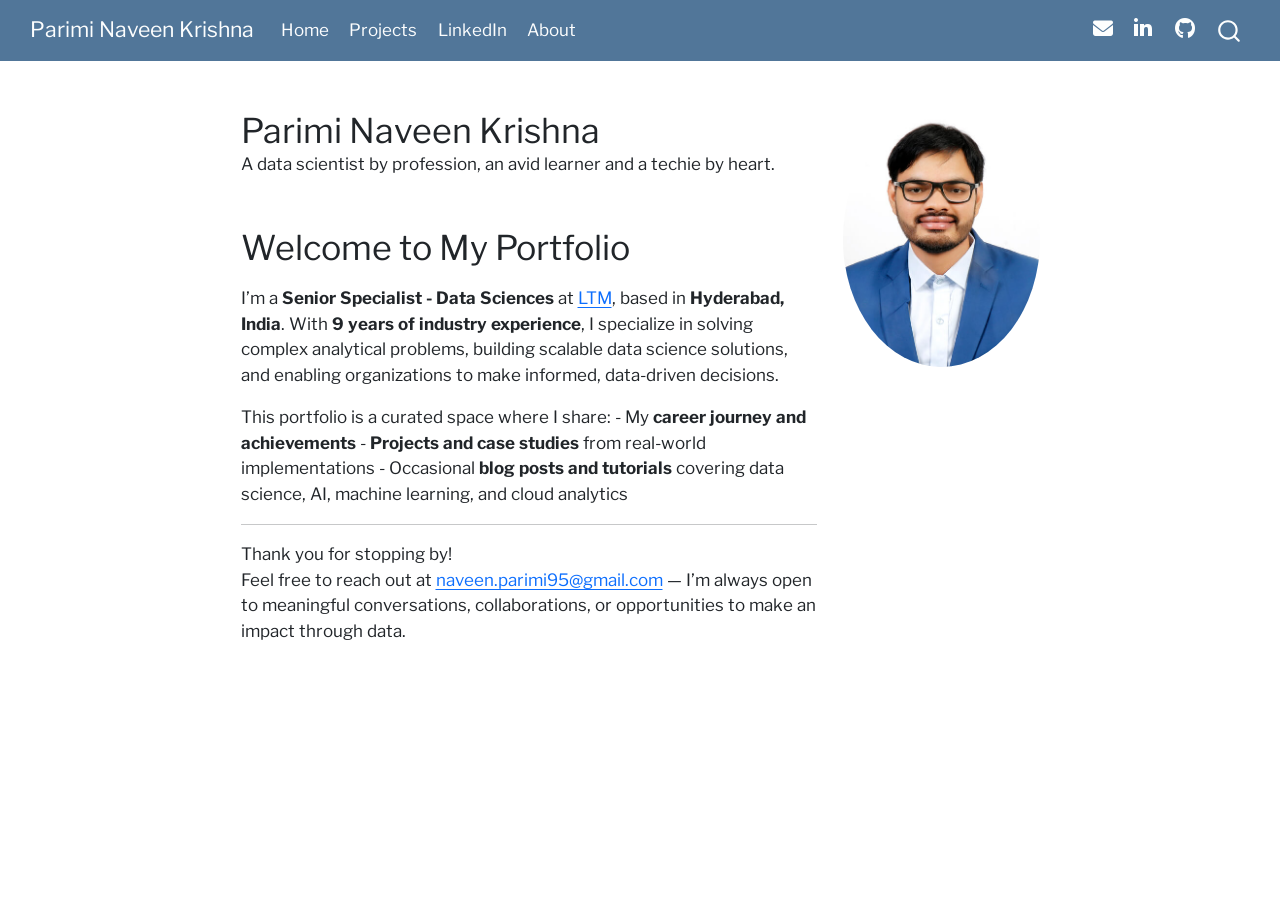
<file: index.html>
<!DOCTYPE html>
<html xmlns="http://www.w3.org/1999/xhtml" lang="en" xml:lang="en"><head>

<meta charset="utf-8">
<meta name="generator" content="quarto-1.10.20">

<meta name="viewport" content="width=device-width, initial-scale=1.0, user-scalable=yes">

<meta name="description" content="A data scientist by profession, an avid learner and a techie by heart.">

<title>Parimi Naveen Krishna</title>
<style>
/* Default styles provided by pandoc.
** See https://pandoc.org/MANUAL.html#variables-for-html for config info.
*/
span.smallcaps{font-variant: small-caps;}
div.columns{display: flex; gap: 1.5em;}
div.column{flex: auto;}
@media screen {
div.columns{gap: min(4vw, 1.5em);}
div.column{overflow-x: auto;}
}
div.hanging-indent{margin-left: 1.5em; text-indent: -1.5em;}
ul.task-list{list-style: none;}
ul.task-list li input[type="checkbox"] {
  width: 0.8em;
  margin: 0 0.8em 0.2em -1em; /* quarto-specific, see https://github.com/quarto-dev/quarto-cli/issues/4556 */ 
  vertical-align: middle;
}
</style>


<script src="site_libs/quarto-nav/quarto-nav.js"></script>
<script src="site_libs/quarto-nav/headroom.min.js"></script>
<script src="site_libs/clipboard/clipboard.min.js"></script>
<script src="site_libs/quarto-search/autocomplete.umd.js"></script>
<script src="site_libs/quarto-search/fuse.min.js"></script>
<script src="site_libs/quarto-search/quarto-search.js"></script>
<meta name="quarto:offset" content="./">
<link href="./resources/img/favicon.png" rel="icon" type="image/png">
<script src="site_libs/quarto-html/quarto.js" type="module"></script>
<script src="site_libs/quarto-html/tabsets/tabsets.js" type="module"></script>
<script src="site_libs/quarto-html/popper.min.js"></script>
<script src="site_libs/quarto-html/tippy.umd.min.js"></script>
<link href="site_libs/quarto-html/tippy.css" rel="stylesheet">
<link href="site_libs/quarto-html/quarto-syntax-highlighting-74618ef78b251c16dd6222272155660e.css" rel="stylesheet" id="quarto-text-highlighting-styles">
<script src="site_libs/bootstrap/bootstrap.min.js"></script>
<link href="site_libs/bootstrap/bootstrap-icons.css" rel="stylesheet">
<link href="site_libs/bootstrap/bootstrap-03d4ed392b89a17b72fb3a83773836e5.min.css" rel="stylesheet" append-hash="true" id="quarto-bootstrap" data-mode="light">
<link href="site_libs/quarto-contrib/fontawesome6-0.1.0/all.css" rel="stylesheet">
<link href="site_libs/quarto-contrib/fontawesome6-0.1.0/latex-fontsize.css" rel="stylesheet">
<script id="quarto-search-options" type="application/json">{
  "location": "navbar",
  "copy-button": false,
  "collapse-after": 3,
  "panel-placement": "end",
  "type": "overlay",
  "limit": 50,
  "keyboard-shortcut": [
    "f",
    "/",
    "s"
  ],
  "show-item-context": false,
  "language": {
    "search-no-results-text": "No results",
    "search-matching-documents-text": "matching documents",
    "search-copy-link-title": "Copy link to search",
    "search-hide-matches-text": "Hide additional matches",
    "search-more-match-text": "more match in this document",
    "search-more-matches-text": "more matches in this document",
    "search-clear-button-title": "Clear",
    "search-text-placeholder": "",
    "search-detached-cancel-button-title": "Cancel",
    "search-submit-button-title": "Submit",
    "search-label": "Search"
  }
}</script>


</head>

<body class="nav-fixed fullcontent quarto-light">

<div id="quarto-search-results"></div>
  <header id="quarto-header" class="headroom fixed-top">
    <nav class="navbar navbar-expand-lg " data-bs-theme="dark">
      <div class="navbar-container container-fluid">
      <div class="navbar-brand-container mx-auto">
    <a class="navbar-brand" href="./index.html">
    <span class="navbar-title">Parimi Naveen Krishna</span>
    </a>
  </div>
            <div id="quarto-search" class="" title="Search"></div>
          <button class="navbar-toggler" type="button" data-bs-toggle="collapse" data-bs-target="#navbarCollapse" aria-controls="navbarCollapse" role="menu" aria-expanded="false" aria-label="Toggle navigation" onclick="if (window.quartoToggleHeadroom) { window.quartoToggleHeadroom(); }">
  <span class="navbar-toggler-icon"></span>
</button>
          <div class="collapse navbar-collapse" id="navbarCollapse">
            <ul class="navbar-nav navbar-nav-scroll me-auto">
  <li class="nav-item">
    <a class="nav-link active" href="./index.html" aria-current="page"> 
<span class="menu-text">Home</span></a>
  </li>  
  <li class="nav-item">
    <a class="nav-link" href="./projects.html"> 
<span class="menu-text">Projects</span></a>
  </li>  
  <li class="nav-item">
    <a class="nav-link" href="https://linkedin.com/in/pnaveenkrishna/"> 
<span class="menu-text">LinkedIn</span></a>
  </li>  
  <li class="nav-item">
    <a class="nav-link" href="./about.html"> 
<span class="menu-text">About</span></a>
  </li>  
</ul>
            <ul class="navbar-nav navbar-nav-scroll ms-auto">
  <li class="nav-item">
    <a class="nav-link" href="mailto:naveen.parimi95@gmail.com@gmail.com"> 
<span class="menu-text"><i class="fa-solid fa-envelope fa-large" aria-label="envelope"></i></span></a>
  </li>  
  <li class="nav-item">
    <a class="nav-link" href="https://linkedin.com/in/pnaveenkrishna/"> 
<span class="menu-text"><i class="fa-brands fa-linkedin-in fa-large" aria-label="linkedin-in"></i></span></a>
  </li>  
  <li class="nav-item">
    <a class="nav-link" href="https://www.github.com/naveenparimi-ds/"> 
<span class="menu-text"><i class="fa-brands fa-github fa-large" aria-label="github"></i></span></a>
  </li>  
</ul>
          </div> <!-- /navcollapse -->
            <div class="quarto-navbar-tools">
</div>
      </div> <!-- /container-fluid -->
    </nav>
</header>
<!-- content -->
<div id="quarto-content" class="quarto-container page-columns page-rows-contents page-layout-article page-navbar">
<!-- sidebar -->
<!-- margin-sidebar -->
    
<!-- main -->
<div class="quarto-about-solana column-body">
  <div class="about-entity">
    <div class="entity-contents">
      <header id="title-block-header" class="quarto-title-block default">
<div class="quarto-title">
<h1 class="title">Parimi Naveen Krishna</h1>
</div>
<div>
  <div class="description">
    A data scientist by profession, an avid learner and a techie by heart.
  </div>
</div>
<div class="quarto-title-meta">
  </div>
</header> 
      <div class="about-contents"><main class="content" id="quarto-document-content">
<section id="welcome-to-my-portfolio" class="level1">
<h1>Welcome to My Portfolio</h1>
<p>I’m a <strong>Senior Specialist - Data Sciences</strong> at <a href="https://www.ltm.com/">LTM</a>, based in <strong>Hyderabad, India</strong>. With <strong>9 years of industry experience</strong>, I specialize in solving complex analytical problems, building scalable data science solutions, and enabling organizations to make informed, data-driven decisions.</p>
<p>This portfolio is a curated space where I share: - My <strong>career journey and achievements</strong> - <strong>Projects and case studies</strong> from real-world implementations - Occasional <strong>blog posts and tutorials</strong> covering data science, AI, machine learning, and cloud analytics</p>
<hr>
<p>Thank you for stopping by!<br>
Feel free to reach out at <a href="mailto:naveen.parimi95@gmail.com">naveen.parimi95@gmail.com</a> — I’m always open to meaningful conversations, collaborations, or opportunities to make an impact through data.</p>


</section>
</main></div>
    </div>
    <img src="resources/img/naveen-2024.jpg" class="about-image
  round " style="height: 15em; width: 15em;">
  </div>
</div>
 <!-- /main -->
<script id="quarto-html-after-body" type="application/javascript">
  window.document.addEventListener("DOMContentLoaded", function (event) {
    const isCodeAnnotation = (el) => {
      for (const clz of el.classList) {
        if (clz.startsWith('code-annotation-')) {                     
          return true;
        }
      }
      return false;
    }
    const onCopySuccess = function(e) {
      // button target
      const button = e.trigger;
      // don't keep focus
      button.blur();
      // flash "checked"
      button.classList.add('code-copy-button-checked');
      var currentTitle = button.getAttribute("title");
      button.setAttribute("title", "Copied!");
      let tooltip;
      if (window.bootstrap) {
        button.setAttribute("data-bs-toggle", "tooltip");
        button.setAttribute("data-bs-placement", "left");
        button.setAttribute("data-bs-title", "Copied!");
        tooltip = new bootstrap.Tooltip(button, 
          { trigger: "manual", 
            customClass: "code-copy-button-tooltip",
            offset: [0, -8]});
        tooltip.show();    
      }
      setTimeout(function() {
        if (tooltip) {
          tooltip.hide();
          button.removeAttribute("data-bs-title");
          button.removeAttribute("data-bs-toggle");
          button.removeAttribute("data-bs-placement");
        }
        button.setAttribute("title", currentTitle);
        button.classList.remove('code-copy-button-checked');
      }, 1000);
      // clear code selection
      e.clearSelection();
    }
    const getTextToCopy = function(trigger) {
      const outerScaffold = trigger.parentElement.cloneNode(true);
      const codeEl = outerScaffold.querySelector('code');
      for (const childEl of codeEl.children) {
        if (isCodeAnnotation(childEl)) {
          childEl.remove();
        }
      }
      return codeEl.innerText;
    }
    const clipboard = new window.ClipboardJS('.code-copy-button:not([data-in-quarto-modal])', {
      text: getTextToCopy
    });
    clipboard.on('success', onCopySuccess);
    if (window.document.getElementById('quarto-embedded-source-code-modal')) {
      const clipboardModal = new window.ClipboardJS('.code-copy-button[data-in-quarto-modal]', {
        text: getTextToCopy,
        container: window.document.getElementById('quarto-embedded-source-code-modal')
      });
      clipboardModal.on('success', onCopySuccess);
    }
      var localhostRegex = new RegExp(/^(?:http|https):\/\/localhost\:?[0-9]*\//);
      var mailtoRegex = new RegExp(/^mailto:/);
        var filterRegex = new RegExp("https:\/\/naveenparimi-ds\.github\.io\/");
      var isInternal = (href) => {
          return filterRegex.test(href) || localhostRegex.test(href) || mailtoRegex.test(href);
      }
      // Inspect non-navigation links and adorn them if external
     var links = window.document.querySelectorAll('a[href]:not(.nav-link):not(.navbar-brand):not(.toc-action):not(.sidebar-link):not(.sidebar-item-toggle):not(.pagination-link):not(.no-external):not([aria-hidden]):not(.dropdown-item):not(.quarto-navigation-tool):not(.about-link)');
      for (var i=0; i<links.length; i++) {
        const link = links[i];
        if (!isInternal(link.href)) {
          // undo the damage that might have been done by quarto-nav.js in the case of
          // links that we want to consider external
          if (link.dataset.originalHref !== undefined) {
            link.href = link.dataset.originalHref;
          }
        }
      }
    function tippyHover(el, contentFn, onTriggerFn, onUntriggerFn) {
      const config = {
        allowHTML: true,
        maxWidth: 500,
        delay: 100,
        arrow: false,
        appendTo: function(el) {
            return el.parentElement;
        },
        interactive: true,
        interactiveBorder: 10,
        theme: 'quarto',
        placement: 'bottom-start',
      };
      if (contentFn) {
        config.content = contentFn;
      }
      if (onTriggerFn) {
        config.onTrigger = onTriggerFn;
      }
      if (onUntriggerFn) {
        config.onUntrigger = onUntriggerFn;
      }
      window.tippy(el, config); 
    }
    const noterefs = window.document.querySelectorAll('a[role="doc-noteref"]');
    for (var i=0; i<noterefs.length; i++) {
      const ref = noterefs[i];
      tippyHover(ref, function() {
        // use id or data attribute instead here
        let href = ref.getAttribute('data-footnote-href') || ref.getAttribute('href');
        try { href = new URL(href).hash; } catch {}
        const id = href.replace(/^#\/?/, "");
        const note = window.document.getElementById(id);
        if (note) {
          return note.innerHTML;
        } else {
          return "";
        }
      });
    }
    const xrefs = window.document.querySelectorAll('a.quarto-xref');
    const processXRef = (id, note) => {
      // Strip column container classes
      const stripColumnClz = (el) => {
        el.classList.remove("page-full", "page-columns");
        if (el.children) {
          for (const child of el.children) {
            stripColumnClz(child);
          }
        }
      }
      stripColumnClz(note)
      if (id === null || id.startsWith('sec-')) {
        // Special case sections, only their first couple elements
        const container = document.createElement("div");
        if (note.children && note.children.length > 2) {
          container.appendChild(note.children[0].cloneNode(true));
          for (let i = 1; i < note.children.length; i++) {
            const child = note.children[i];
            if (child.tagName === "P" && child.innerText === "") {
              continue;
            } else {
              container.appendChild(child.cloneNode(true));
              break;
            }
          }
          if (window.Quarto?.typesetMath) {
            window.Quarto.typesetMath(container);
          }
          return container.innerHTML
        } else {
          if (window.Quarto?.typesetMath) {
            window.Quarto.typesetMath(note);
          }
          return note.innerHTML;
        }
      } else {
        // Remove any anchor links if they are present
        const anchorLink = note.querySelector('a.anchorjs-link');
        if (anchorLink) {
          anchorLink.remove();
        }
        if (window.Quarto?.typesetMath) {
          window.Quarto.typesetMath(note);
        }
        if (note.classList.contains("callout")) {
          return note.outerHTML;
        } else {
          return note.innerHTML;
        }
      }
    }
    for (var i=0; i<xrefs.length; i++) {
      const xref = xrefs[i];
      tippyHover(xref, undefined, function(instance) {
        instance.disable();
        let url = xref.getAttribute('href');
        let hash = undefined; 
        if (url.startsWith('#')) {
          hash = url;
        } else {
          try { hash = new URL(url).hash; } catch {}
        }
        if (hash) {
          const id = hash.replace(/^#\/?/, "");
          const note = window.document.getElementById(id);
          if (note !== null) {
            try {
              const html = processXRef(id, note.cloneNode(true));
              instance.setContent(html);
            } finally {
              instance.enable();
              instance.show();
            }
          } else {
            // See if we can fetch this
            fetch(url.split('#')[0])
            .then(res => res.text())
            .then(html => {
              const parser = new DOMParser();
              const htmlDoc = parser.parseFromString(html, "text/html");
              const note = htmlDoc.getElementById(id);
              if (note !== null) {
                const html = processXRef(id, note);
                instance.setContent(html);
              } 
            }).finally(() => {
              instance.enable();
              instance.show();
            });
          }
        } else {
          // See if we can fetch a full url (with no hash to target)
          // This is a special case and we should probably do some content thinning / targeting
          fetch(url)
          .then(res => res.text())
          .then(html => {
            const parser = new DOMParser();
            const htmlDoc = parser.parseFromString(html, "text/html");
            const note = htmlDoc.querySelector('main.content');
            if (note !== null) {
              // This should only happen for chapter cross references
              // (since there is no id in the URL)
              // remove the first header
              if (note.children.length > 0 && note.children[0].tagName === "HEADER") {
                note.children[0].remove();
              }
              const html = processXRef(null, note);
              instance.setContent(html);
            } 
          }).finally(() => {
            instance.enable();
            instance.show();
          });
        }
      }, function(instance) {
      });
    }
        let selectedAnnoteEl;
        const selectorForAnnotation = ( cell, annotation) => {
          let cellAttr = 'data-code-cell="' + cell + '"';
          let lineAttr = 'data-code-annotation="' +  annotation + '"';
          const selector = 'span[' + cellAttr + '][' + lineAttr + ']';
          return selector;
        }
        const selectCodeLines = (annoteEl) => {
          const doc = window.document;
          const targetCell = annoteEl.getAttribute("data-target-cell");
          const targetAnnotation = annoteEl.getAttribute("data-target-annotation");
          const annoteSpan = window.document.querySelector(selectorForAnnotation(targetCell, targetAnnotation));
          const lines = annoteSpan.getAttribute("data-code-lines").split(",");
          const lineIds = lines.map((line) => {
            return targetCell + "-" + line;
          })
          let top = null;
          let height = null;
          let parent = null;
          if (lineIds.length > 0) {
              //compute the position of the single el (top and bottom and make a div)
              const el = window.document.getElementById(lineIds[0]);
              top = el.offsetTop;
              height = el.offsetHeight;
              parent = el.parentElement.parentElement;
            if (lineIds.length > 1) {
              const lastEl = window.document.getElementById(lineIds[lineIds.length - 1]);
              const bottom = lastEl.offsetTop + lastEl.offsetHeight;
              height = bottom - top;
            }
            if (top !== null && height !== null && parent !== null) {
              // cook up a div (if necessary) and position it 
              let div = window.document.getElementById("code-annotation-line-highlight");
              if (div === null) {
                div = window.document.createElement("div");
                div.setAttribute("id", "code-annotation-line-highlight");
                div.style.position = 'absolute';
                parent.appendChild(div);
              }
              div.style.top = top - 2 + "px";
              div.style.height = height + 4 + "px";
              div.style.left = 0;
              let gutterDiv = window.document.getElementById("code-annotation-line-highlight-gutter");
              if (gutterDiv === null) {
                gutterDiv = window.document.createElement("div");
                gutterDiv.setAttribute("id", "code-annotation-line-highlight-gutter");
                gutterDiv.style.position = 'absolute';
                const codeCell = window.document.getElementById(targetCell);
                const gutter = codeCell.querySelector('.code-annotation-gutter');
                gutter.appendChild(gutterDiv);
              }
              gutterDiv.style.top = top - 2 + "px";
              gutterDiv.style.height = height + 4 + "px";
            }
            selectedAnnoteEl = annoteEl;
          }
        };
        const unselectCodeLines = () => {
          const elementsIds = ["code-annotation-line-highlight", "code-annotation-line-highlight-gutter"];
          elementsIds.forEach((elId) => {
            const div = window.document.getElementById(elId);
            if (div) {
              div.remove();
            }
          });
          selectedAnnoteEl = undefined;
        };
          // Handle positioning of the toggle
      window.addEventListener(
        "resize",
        throttle(() => {
          elRect = undefined;
          if (selectedAnnoteEl) {
            selectCodeLines(selectedAnnoteEl);
          }
        }, 10)
      );
      function throttle(fn, ms) {
      let throttle = false;
      let timer;
        return (...args) => {
          if(!throttle) { // first call gets through
              fn.apply(this, args);
              throttle = true;
          } else { // all the others get throttled
              if(timer) clearTimeout(timer); // cancel #2
              timer = setTimeout(() => {
                fn.apply(this, args);
                timer = throttle = false;
              }, ms);
          }
        };
      }
        // Attach click handler to the DT
        const annoteDls = window.document.querySelectorAll('dt[data-target-cell]');
        for (const annoteDlNode of annoteDls) {
          annoteDlNode.addEventListener('click', (event) => {
            const clickedEl = event.target;
            if (clickedEl !== selectedAnnoteEl) {
              unselectCodeLines();
              const activeEl = window.document.querySelector('dt[data-target-cell].code-annotation-active');
              if (activeEl) {
                activeEl.classList.remove('code-annotation-active');
              }
              selectCodeLines(clickedEl);
              clickedEl.classList.add('code-annotation-active');
            } else {
              // Unselect the line
              unselectCodeLines();
              clickedEl.classList.remove('code-annotation-active');
            }
          });
        }
    const findCites = (el) => {
      const parentEl = el.parentElement;
      if (parentEl) {
        const cites = parentEl.dataset.cites;
        if (cites) {
          return {
            el,
            cites: cites.split(' ')
          };
        } else {
          return findCites(el.parentElement)
        }
      } else {
        return undefined;
      }
    };
    var bibliorefs = window.document.querySelectorAll('a[role="doc-biblioref"]');
    for (var i=0; i<bibliorefs.length; i++) {
      const ref = bibliorefs[i];
      const citeInfo = findCites(ref);
      if (citeInfo) {
        tippyHover(citeInfo.el, function() {
          var popup = window.document.createElement('div');
          citeInfo.cites.forEach(function(cite) {
            var citeDiv = window.document.createElement('div');
            citeDiv.classList.add('hanging-indent');
            citeDiv.classList.add('csl-entry');
            var biblioDiv = window.document.getElementById('ref-' + cite);
            if (biblioDiv) {
              citeDiv.innerHTML = biblioDiv.innerHTML;
            }
            popup.appendChild(citeDiv);
          });
          return popup.innerHTML;
        });
      }
    }
  });
  </script>
</div> <!-- /content -->




</body></html>
</file>
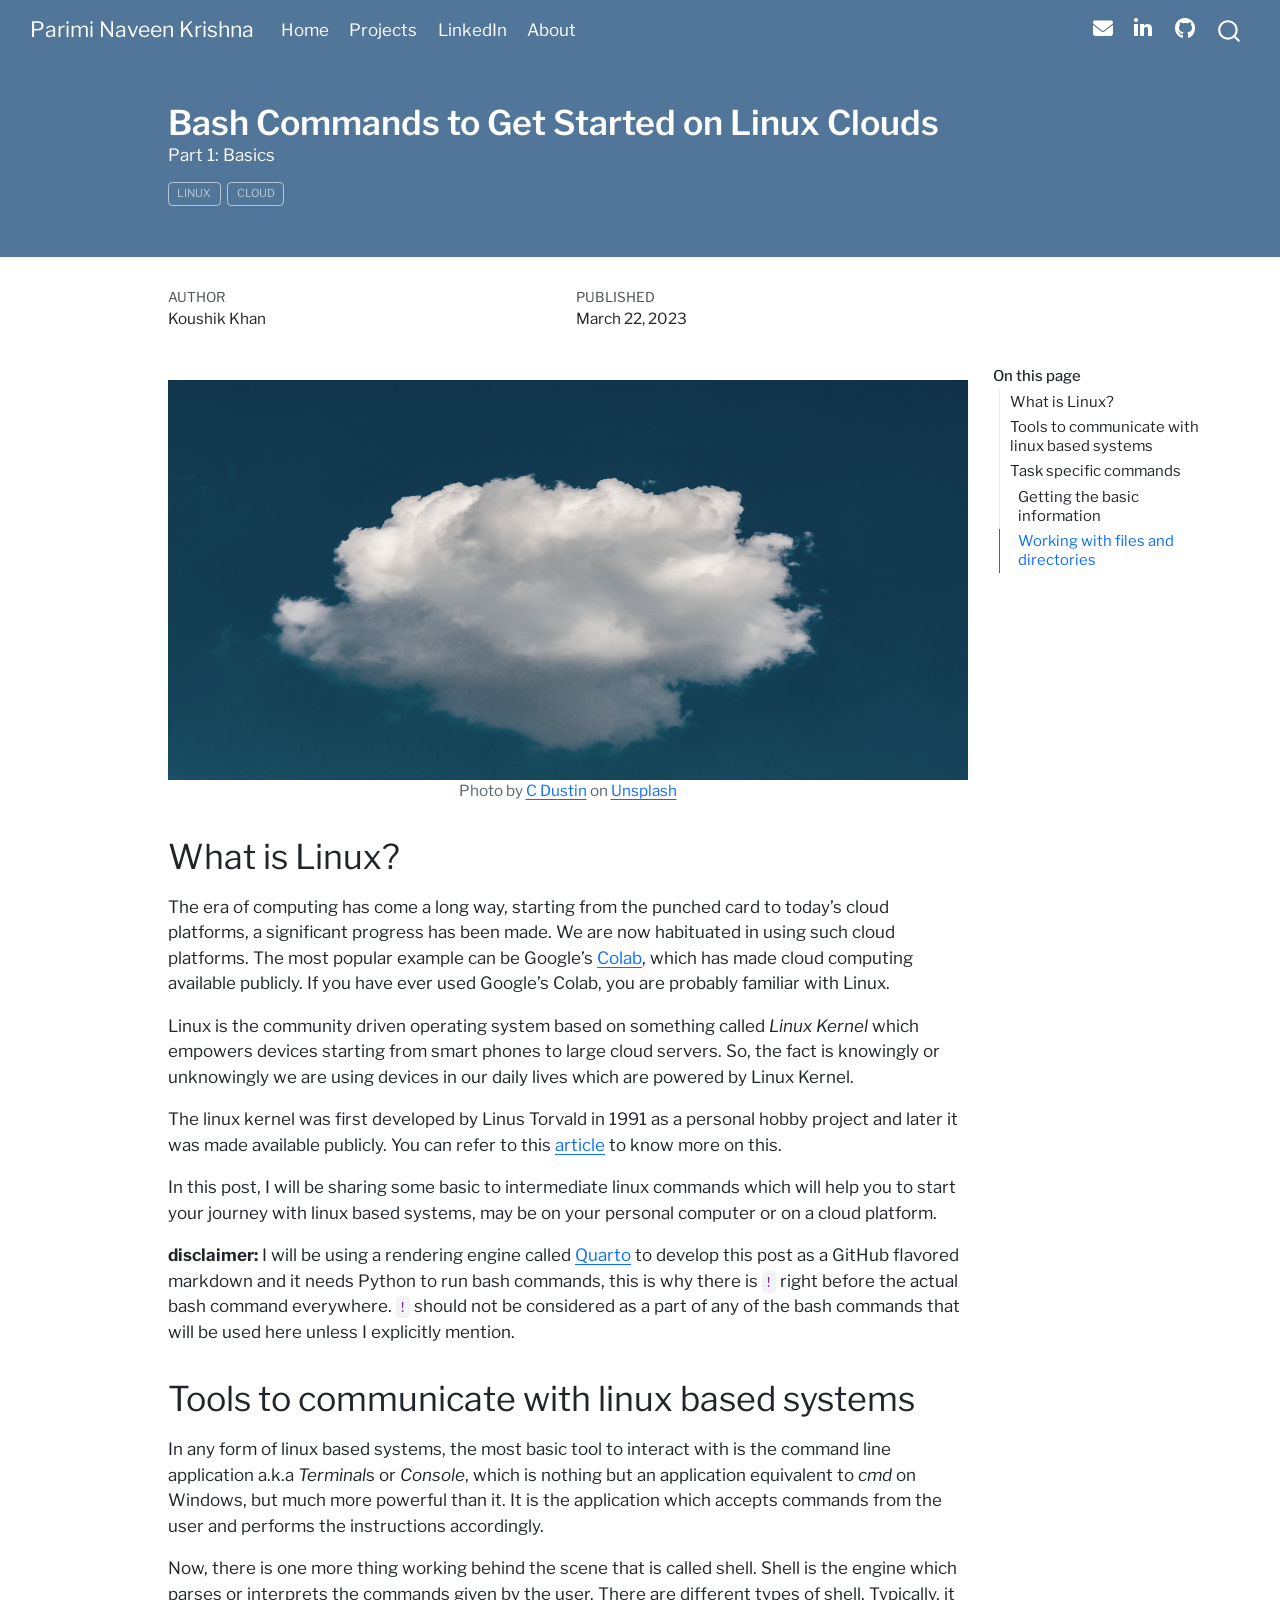
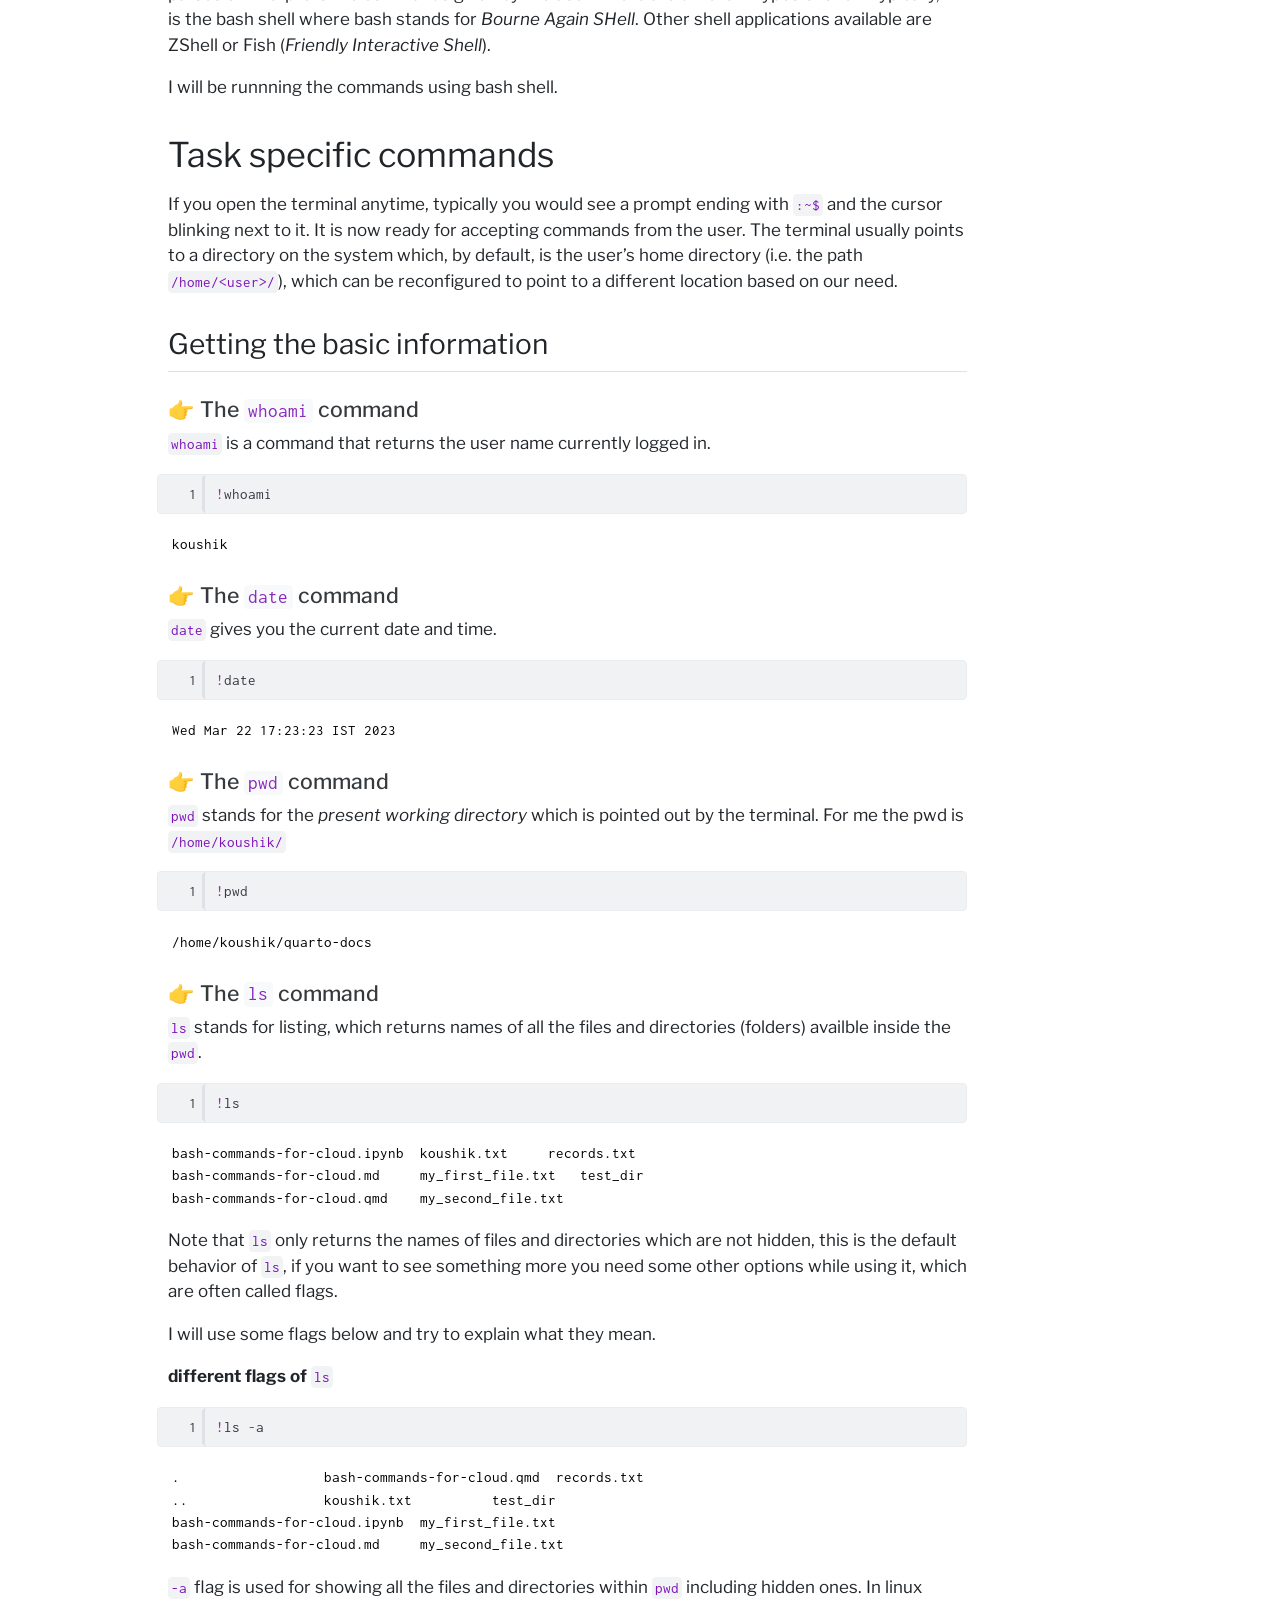
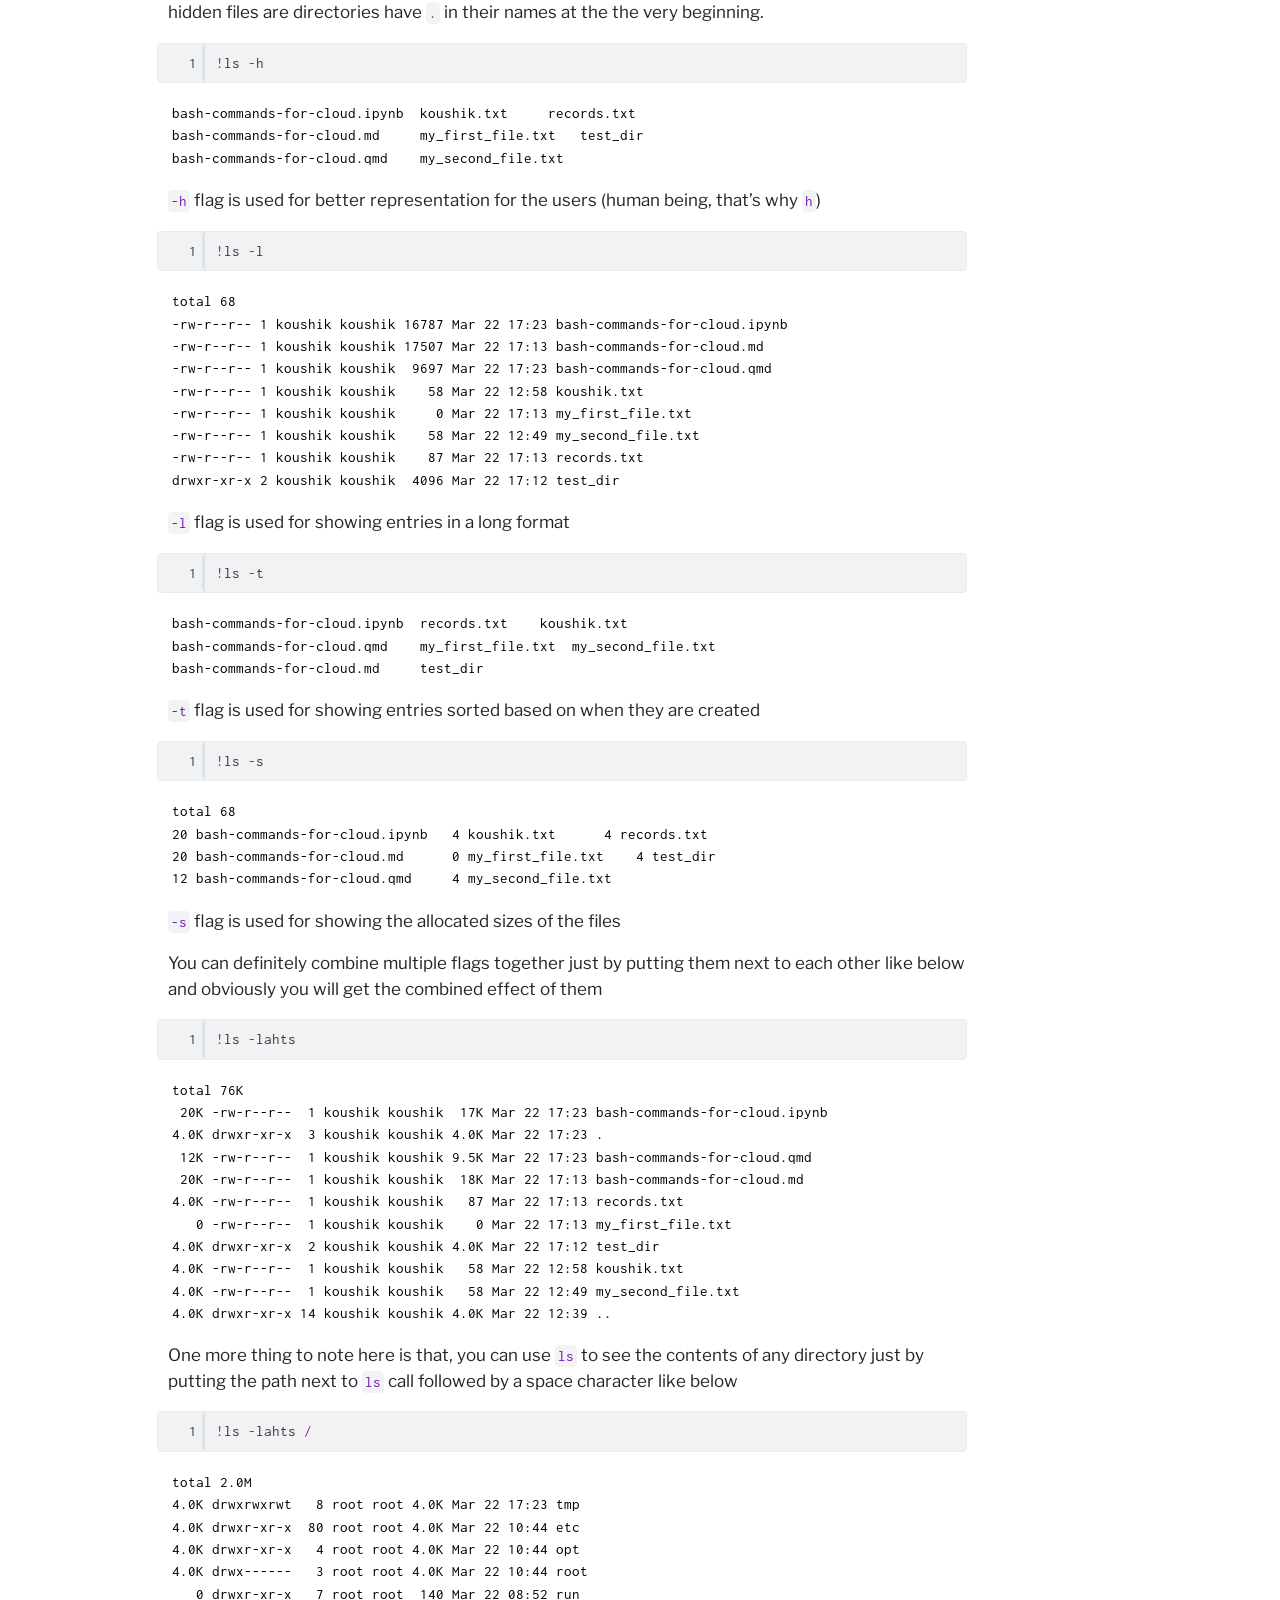
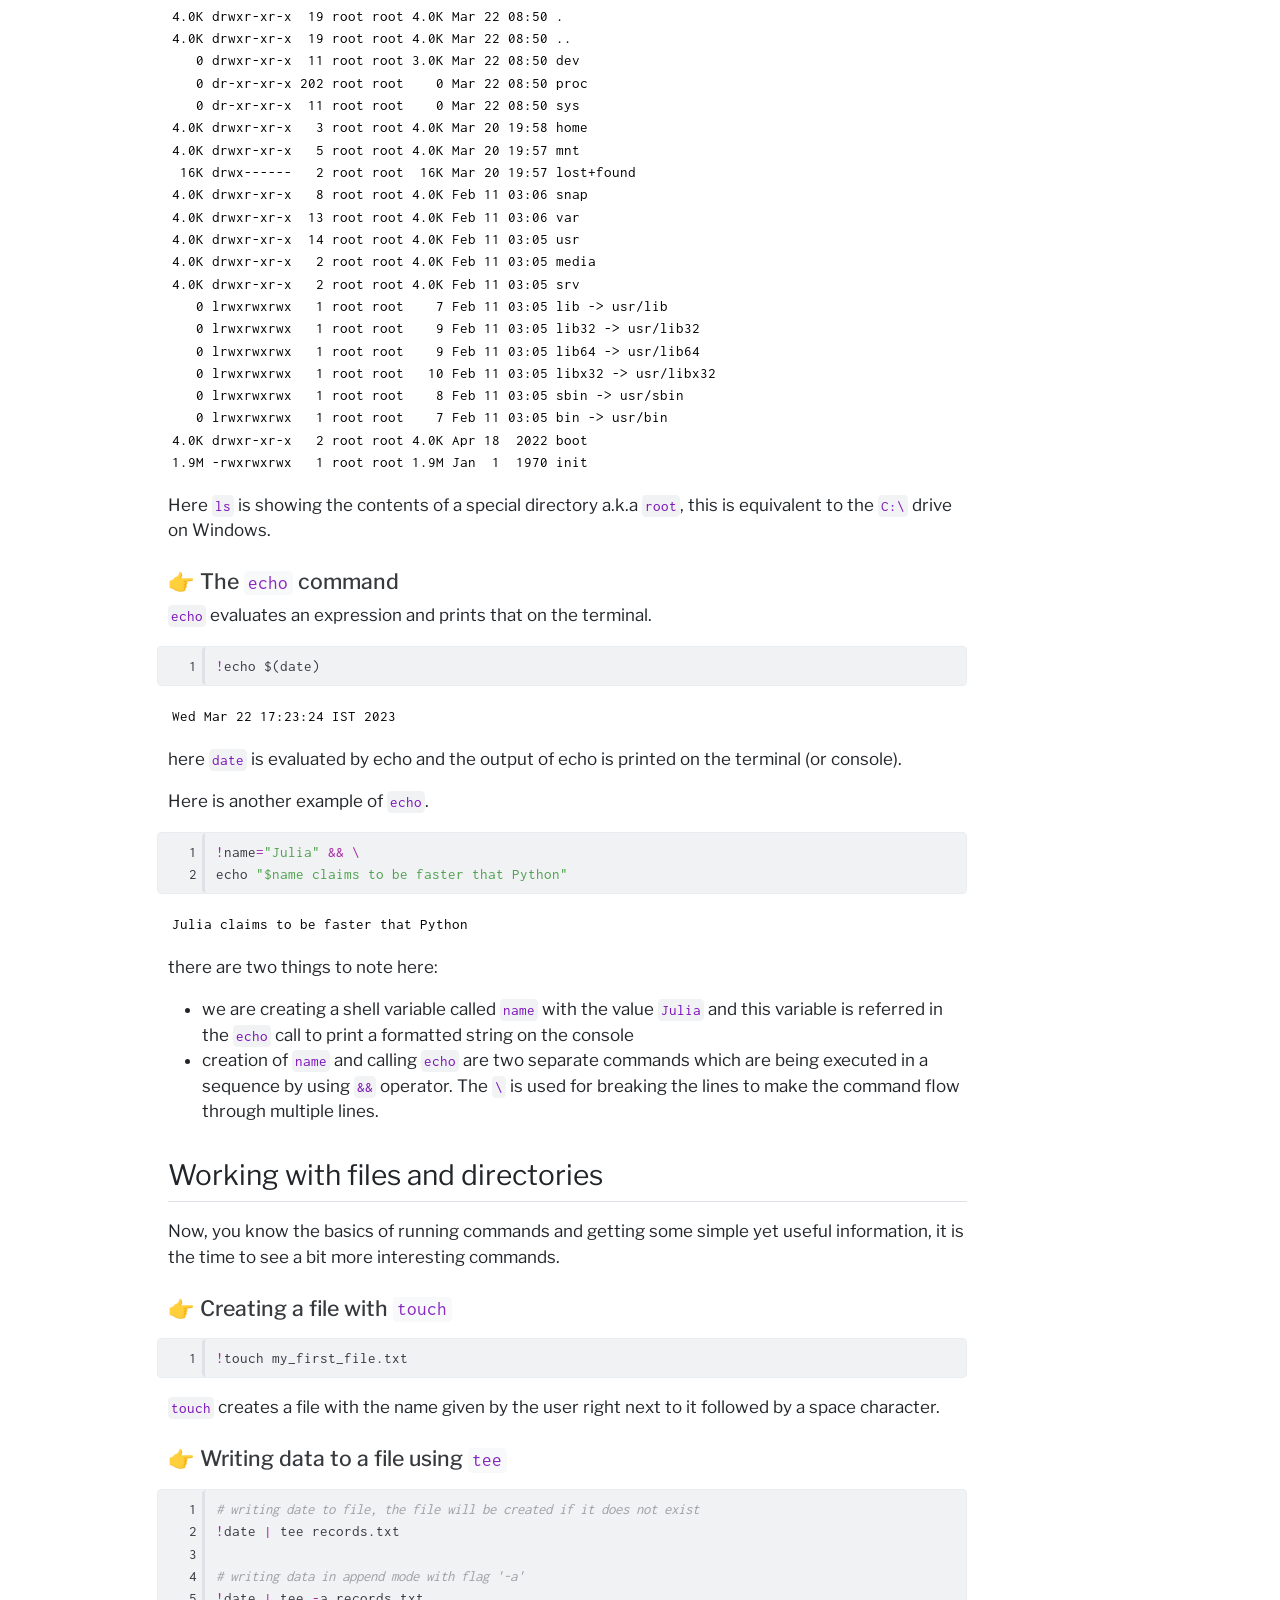
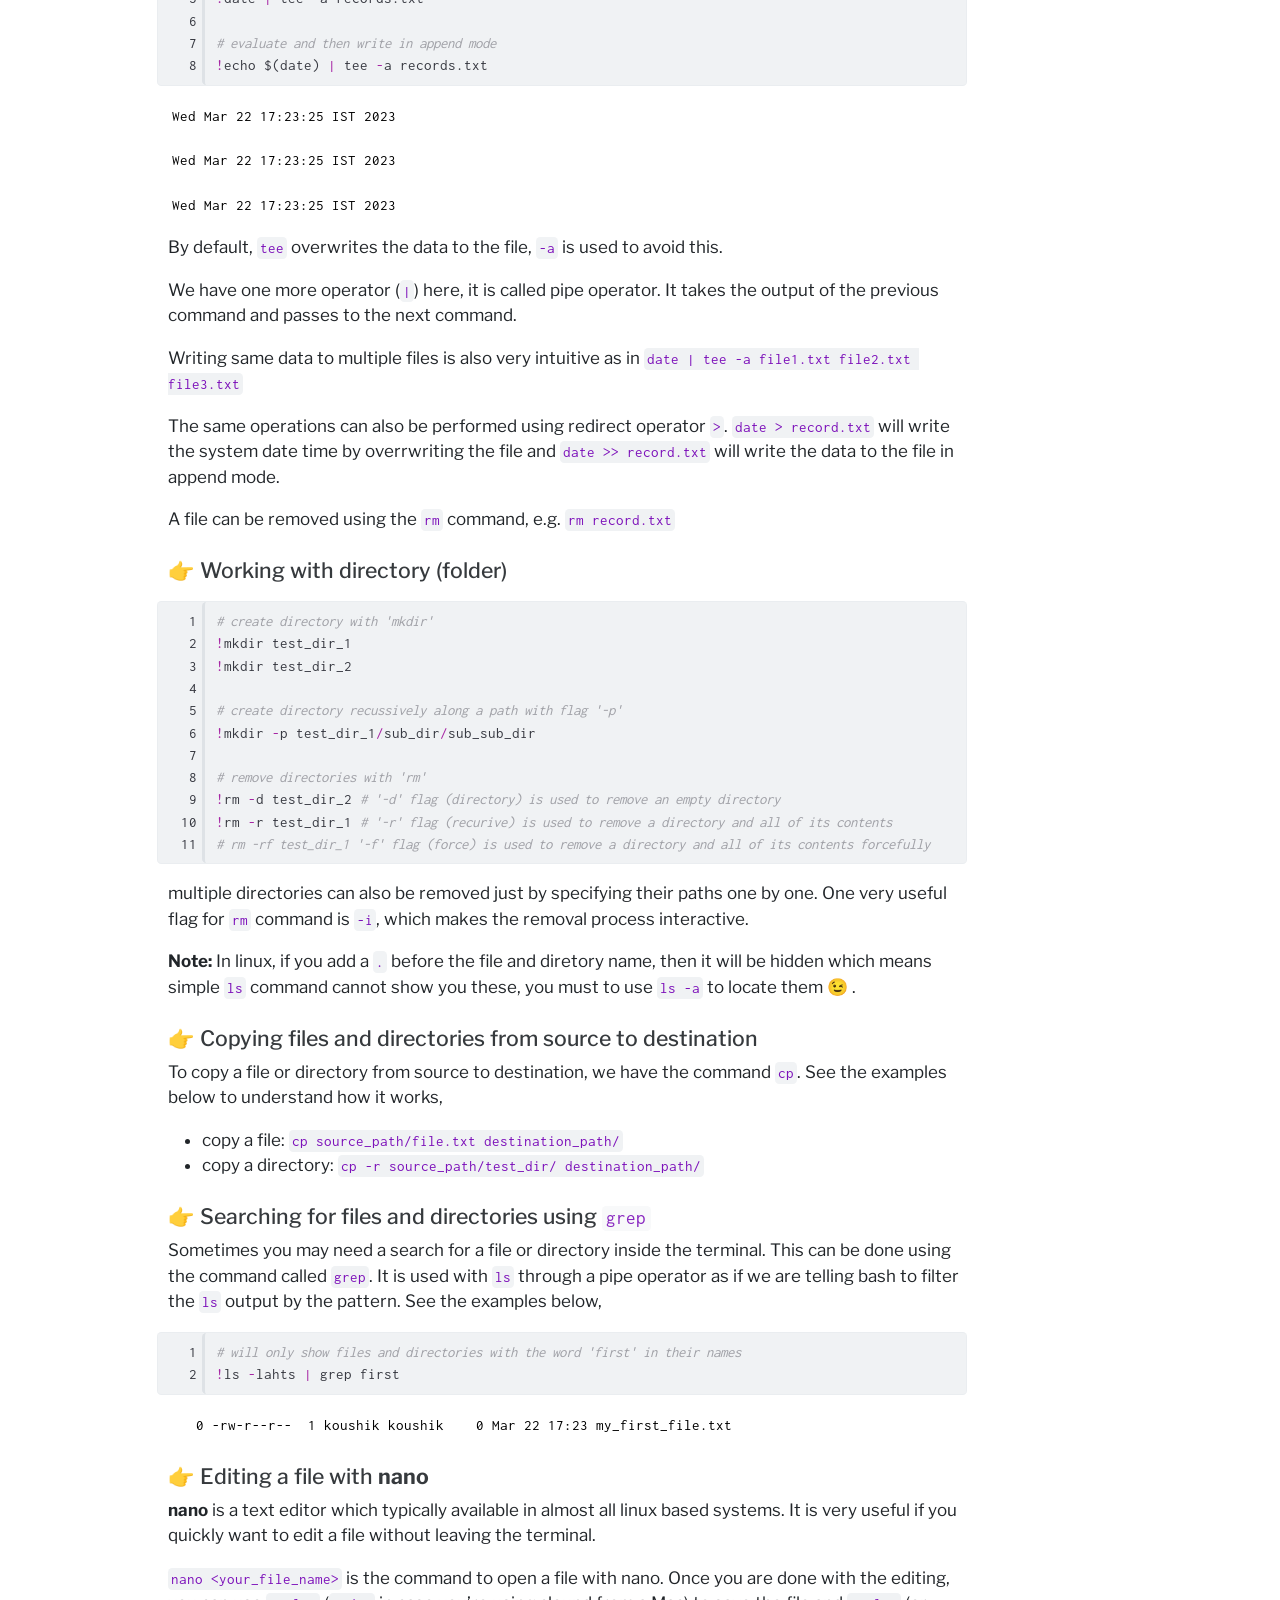
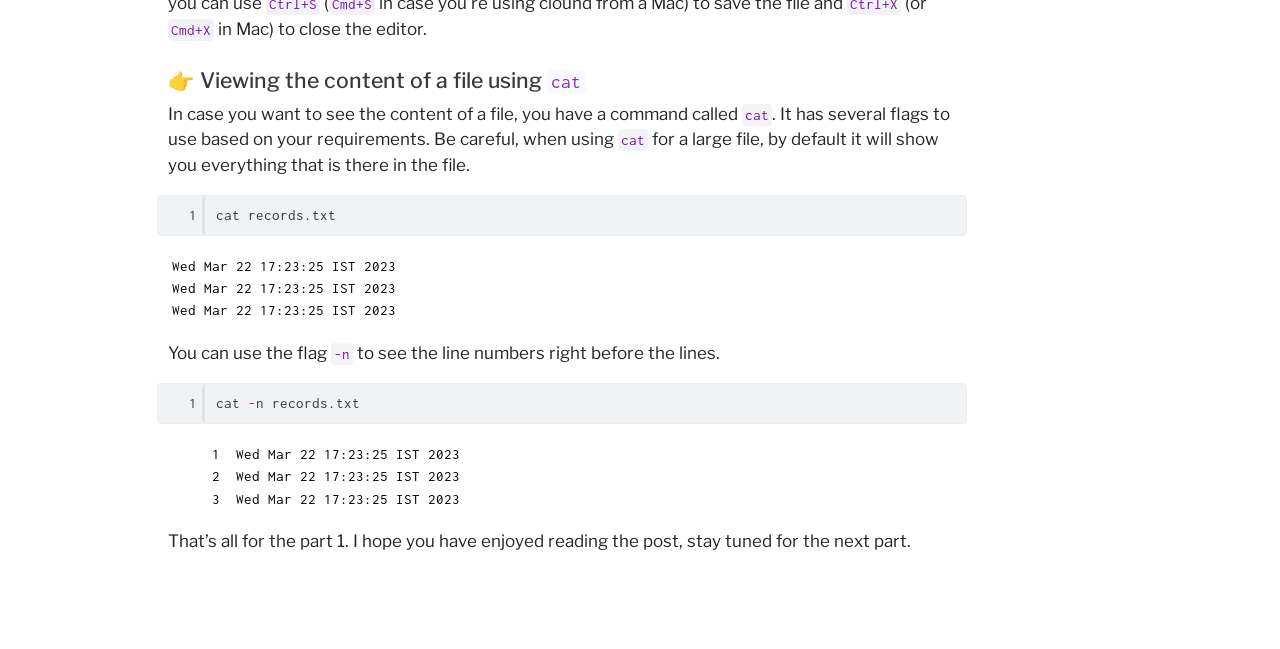
<file: posts/2023-03-22-bash-commands-for-cloud-1/index.html>
<!DOCTYPE html>
<html xmlns="http://www.w3.org/1999/xhtml" lang="en" xml:lang="en"><head>

<meta charset="utf-8">
<meta name="generator" content="quarto-1.10.20">

<meta name="viewport" content="width=device-width, initial-scale=1.0, user-scalable=yes">

<meta name="author" content="Koushik Khan">
<meta name="dcterms.date" content="2023-03-22">
<meta name="description" content="Part 1: Basics">

<title>Bash Commands to Get Started on Linux Clouds – Parimi Naveen Krishna</title>
<style>
/* Default styles provided by pandoc.
** See https://pandoc.org/MANUAL.html#variables-for-html for config info.
*/
span.smallcaps{font-variant: small-caps;}
div.columns{display: flex; gap: 1.5em;}
div.column{flex: auto;}
@media screen {
div.columns{gap: min(4vw, 1.5em);}
div.column{overflow-x: auto;}
}
div.hanging-indent{margin-left: 1.5em; text-indent: -1.5em;}
ul.task-list{list-style: none;}
ul.task-list li input[type="checkbox"] {
  width: 0.8em;
  margin: 0 0.8em 0.2em -1em; /* quarto-specific, see https://github.com/quarto-dev/quarto-cli/issues/4556 */ 
  vertical-align: middle;
}
/* CSS for syntax highlighting */
html { -webkit-text-size-adjust: 100%; }
pre > code.sourceCode { white-space: pre; position: relative; }
pre > code.sourceCode > span { display: inline-block; line-height: 1.25; }
pre > code.sourceCode > span:empty { height: 1.2em; }
.sourceCode { overflow: visible; }
code.sourceCode > span { color: inherit; text-decoration: inherit; }
div.sourceCode { margin: 1em 0; }
pre.sourceCode { margin: 0; }
@media screen {
div.sourceCode { overflow: auto; }
}
@media print {
pre > code.sourceCode { white-space: pre-wrap; }
pre > code.sourceCode > span { text-indent: -5em; padding-left: 5em; }
}
pre.numberSource code
  { counter-reset: source-line 0; }
pre.numberSource code > span
  { position: relative; left: -4em; counter-increment: source-line; }
pre.numberSource code > span > a:first-child::before
  { content: counter(source-line);
    position: relative; left: -1em; text-align: right; vertical-align: baseline;
    border: none; display: inline-block;
    -webkit-touch-callout: none; -webkit-user-select: none;
    -khtml-user-select: none; -moz-user-select: none;
    -ms-user-select: none; user-select: none;
    padding: 0 4px; width: 4em;
  }
pre.numberSource { margin-left: 3em;  padding-left: 4px; }
div.sourceCode
  {   }
@media screen {
pre > code.sourceCode > span > a:first-child::before { text-decoration: underline; }
}
</style>


<script src="../../site_libs/quarto-nav/quarto-nav.js"></script>
<script src="../../site_libs/quarto-nav/headroom.min.js"></script>
<script src="../../site_libs/clipboard/clipboard.min.js"></script>
<script src="../../site_libs/quarto-search/autocomplete.umd.js"></script>
<script src="../../site_libs/quarto-search/fuse.min.js"></script>
<script src="../../site_libs/quarto-search/quarto-search.js"></script>
<meta name="quarto:offset" content="../../">
<link href="../../resources/img/favicon.png" rel="icon" type="image/png">
<script src="../../site_libs/quarto-html/quarto.js" type="module"></script>
<script src="../../site_libs/quarto-html/tabsets/tabsets.js" type="module"></script>
<script src="../../site_libs/quarto-html/popper.min.js"></script>
<script src="../../site_libs/quarto-html/tippy.umd.min.js"></script>
<script src="../../site_libs/quarto-html/anchor.min.js"></script>
<link href="../../site_libs/quarto-html/tippy.css" rel="stylesheet">
<link href="../../site_libs/quarto-html/quarto-syntax-highlighting-74618ef78b251c16dd6222272155660e.css" rel="stylesheet" id="quarto-text-highlighting-styles">
<script src="../../site_libs/bootstrap/bootstrap.min.js"></script>
<link href="../../site_libs/bootstrap/bootstrap-icons.css" rel="stylesheet">
<link href="../../site_libs/bootstrap/bootstrap-03d4ed392b89a17b72fb3a83773836e5.min.css" rel="stylesheet" append-hash="true" id="quarto-bootstrap" data-mode="light">
<link href="../../site_libs/quarto-contrib/fontawesome6-0.1.0/all.css" rel="stylesheet">
<link href="../../site_libs/quarto-contrib/fontawesome6-0.1.0/latex-fontsize.css" rel="stylesheet">
<script id="quarto-search-options" type="application/json">{
  "location": "navbar",
  "copy-button": false,
  "collapse-after": 3,
  "panel-placement": "end",
  "type": "overlay",
  "limit": 50,
  "keyboard-shortcut": [
    "f",
    "/",
    "s"
  ],
  "show-item-context": false,
  "language": {
    "search-no-results-text": "No results",
    "search-matching-documents-text": "matching documents",
    "search-copy-link-title": "Copy link to search",
    "search-hide-matches-text": "Hide additional matches",
    "search-more-match-text": "more match in this document",
    "search-more-matches-text": "more matches in this document",
    "search-clear-button-title": "Clear",
    "search-text-placeholder": "",
    "search-detached-cancel-button-title": "Cancel",
    "search-submit-button-title": "Submit",
    "search-label": "Search"
  }
}</script>


</head>

<body class="nav-fixed quarto-light">

<div id="quarto-search-results"></div>
  <header id="quarto-header" class="headroom fixed-top quarto-banner">
    <nav class="navbar navbar-expand-lg " data-bs-theme="dark">
      <div class="navbar-container container-fluid">
      <div class="navbar-brand-container mx-auto">
    <a class="navbar-brand" href="../../index.html">
    <span class="navbar-title">Parimi Naveen Krishna</span>
    </a>
  </div>
            <div id="quarto-search" class="" title="Search"></div>
          <button class="navbar-toggler" type="button" data-bs-toggle="collapse" data-bs-target="#navbarCollapse" aria-controls="navbarCollapse" role="menu" aria-expanded="false" aria-label="Toggle navigation" onclick="if (window.quartoToggleHeadroom) { window.quartoToggleHeadroom(); }">
  <span class="navbar-toggler-icon"></span>
</button>
          <div class="collapse navbar-collapse" id="navbarCollapse">
            <ul class="navbar-nav navbar-nav-scroll me-auto">
  <li class="nav-item">
    <a class="nav-link" href="../../index.html"> 
<span class="menu-text">Home</span></a>
  </li>  
  <li class="nav-item">
    <a class="nav-link" href="../../projects.html"> 
<span class="menu-text">Projects</span></a>
  </li>  
  <li class="nav-item">
    <a class="nav-link" href="https://linkedin.com/in/pnaveenkrishna/"> 
<span class="menu-text">LinkedIn</span></a>
  </li>  
  <li class="nav-item">
    <a class="nav-link" href="../../about.html"> 
<span class="menu-text">About</span></a>
  </li>  
</ul>
            <ul class="navbar-nav navbar-nav-scroll ms-auto">
  <li class="nav-item">
    <a class="nav-link" href="mailto:naveen.parimi95@gmail.com@gmail.com"> 
<span class="menu-text"><i class="fa-solid fa-envelope fa-large" aria-label="envelope"></i></span></a>
  </li>  
  <li class="nav-item">
    <a class="nav-link" href="https://linkedin.com/in/pnaveenkrishna/"> 
<span class="menu-text"><i class="fa-brands fa-linkedin-in fa-large" aria-label="linkedin-in"></i></span></a>
  </li>  
  <li class="nav-item">
    <a class="nav-link" href="https://www.github.com/naveenparimi-ds/"> 
<span class="menu-text"><i class="fa-brands fa-github fa-large" aria-label="github"></i></span></a>
  </li>  
</ul>
          </div> <!-- /navcollapse -->
            <div class="quarto-navbar-tools">
</div>
      </div> <!-- /container-fluid -->
    </nav>
</header>
<!-- content -->
<header id="title-block-header" class="quarto-title-block default page-columns page-full">
  <div class="quarto-title-banner page-columns page-full">
    <div class="quarto-title column-body">
      <h1 class="title">Bash Commands to Get Started on Linux Clouds</h1>
                  <div>
        <div class="description">
          Part 1: Basics
        </div>
      </div>
                          <div class="quarto-categories">
                <div class="quarto-category">linux</div>
                <div class="quarto-category">cloud</div>
              </div>
                  </div>
  </div>
    
  
  <div class="quarto-title-meta">

      <div>
      <div class="quarto-title-meta-heading">Author</div>
      <div class="quarto-title-meta-contents">
               <p>Koushik Khan </p>
            </div>
    </div>
      
      <div>
      <div class="quarto-title-meta-heading">Published</div>
      <div class="quarto-title-meta-contents">
        <p class="date">March 22, 2023</p>
      </div>
    </div>
    
      
    </div>
    
  
  </header><div id="quarto-content" class="quarto-container page-columns page-rows-contents page-layout-article page-navbar">
<!-- sidebar -->
<!-- margin-sidebar -->
    <div id="quarto-margin-sidebar" class="sidebar margin-sidebar">
        <nav id="TOC" role="doc-toc" class="toc-active">
    <h2 id="toc-title">On this page</h2>
   
  <ul>
  <li><a href="#what-is-linux" id="toc-what-is-linux" class="nav-link active" data-scroll-target="#what-is-linux">What is Linux?</a></li>
  <li><a href="#tools-to-communicate-with-linux-based-systems" id="toc-tools-to-communicate-with-linux-based-systems" class="nav-link" data-scroll-target="#tools-to-communicate-with-linux-based-systems">Tools to communicate with linux based systems</a></li>
  <li><a href="#task-specific-commands" id="toc-task-specific-commands" class="nav-link" data-scroll-target="#task-specific-commands">Task specific commands</a>
  <ul class="collapse">
  <li><a href="#getting-the-basic-information" id="toc-getting-the-basic-information" class="nav-link" data-scroll-target="#getting-the-basic-information">Getting the basic information</a></li>
  <li><a href="#working-with-files-and-directories" id="toc-working-with-files-and-directories" class="nav-link" data-scroll-target="#working-with-files-and-directories">Working with files and directories</a></li>
  </ul></li>
  </ul>
</nav>
    </div>
<!-- main -->
<main class="content quarto-banner-title-block" id="quarto-document-content">





<center>
<img src="cloud.jpg" alt="alt text" title="" height="400" width="800">
<figcaption>
Photo by <a href="https://unsplash.com/@dianamia?utm_source=unsplash&amp;utm_medium=referral&amp;utm_content=creditCopyText">C Dustin</a> on <a href="https://unsplash.com/images/nature/cloud?utm_source=unsplash&amp;utm_medium=referral&amp;utm_content=creditCopyText">Unsplash</a>
</figcaption>
</center>
<section id="what-is-linux" class="level1">
<h1>What is Linux?</h1>
<p>The era of computing has come a long way, starting from the punched card to today’s cloud platforms, a significant progress has been made. We are now habituated in using such cloud platforms. The most popular example can be Google’s <a href="https://colab.research.google.com/">Colab</a>, which has made cloud computing available publicly. If you have ever used Google’s Colab, you are probably familiar with Linux.</p>
<p>Linux is the community driven operating system based on something called <em>Linux Kernel</em> which empowers devices starting from smart phones to large cloud servers. So, the fact is knowingly or unknowingly we are using devices in our daily lives which are powered by Linux Kernel.</p>
<p>The linux kernel was first developed by Linus Torvald in 1991 as a personal hobby project and later it was made available publicly. You can refer to this <a href="https://en.wikipedia.org/wiki/Linux_kernel">article</a> to know more on this.</p>
<p>In this post, I will be sharing some basic to intermediate linux commands which will help you to start your journey with linux based systems, may be on your personal computer or on a cloud platform.</p>
<p><strong>disclaimer:</strong> I will be using a rendering engine called <a href="https://quarto.org/">Quarto</a> to develop this post as a GitHub flavored markdown and it needs Python to run bash commands, this is why there is <code>!</code> right before the actual bash command everywhere. <code>!</code> should not be considered as a part of any of the bash commands that will be used here unless I explicitly mention.</p>
</section>
<section id="tools-to-communicate-with-linux-based-systems" class="level1">
<h1>Tools to communicate with linux based systems</h1>
<p>In any form of linux based systems, the most basic tool to interact with is the command line application a.k.a <em>Terminal</em>s or <em>Console</em>, which is nothing but an application equivalent to <em>cmd</em> on Windows, but much more powerful than it. It is the application which accepts commands from the user and performs the instructions accordingly.</p>
<p>Now, there is one more thing working behind the scene that is called shell. Shell is the engine which parses or interprets the commands given by the user. There are different types of shell. Typically, it is the bash shell where bash stands for <em>Bourne Again SHell</em>. Other shell applications available are ZShell or Fish (<em>Friendly Interactive Shell</em>).</p>
<p>I will be runnning the commands using bash shell.</p>
</section>
<section id="task-specific-commands" class="level1">
<h1>Task specific commands</h1>
<p>If you open the terminal anytime, typically you would see a prompt ending with <code>:~$</code> and the cursor blinking next to it. It is now ready for accepting commands from the user. The terminal usually points to a directory on the system which, by default, is the user’s home directory (i.e.&nbsp;the path <code>/home/&lt;user&gt;/</code>), which can be reconfigured to point to a different location based on our need.</p>
<section id="getting-the-basic-information" class="level2">
<h2 class="anchored" data-anchor-id="getting-the-basic-information">Getting the basic information</h2>
<section id="the-whoami-command" class="level4">
<h4 class="anchored" data-anchor-id="the-whoami-command"><span class="emoji" data-emoji="point_right">👉</span> The <code>whoami</code> command</h4>
<p><code>whoami</code> is a command that returns the user name currently logged in.</p>
<div class="code-copy-outer-scaffold"><div class="sourceCode" id="cb1"><pre class="sourceCode numberSource python number-lines code-with-copy"><code class="sourceCode python"><span id="cb1-1"><a href="#cb1-1" aria-label="1"></a><span class="op">!</span>whoami</span></code></pre></div><button title="Copy to Clipboard" class="code-copy-button"><i class="bi"></i></button></div>
<pre><code>koushik</code></pre>
</section>
<section id="the-date-command" class="level4">
<h4 class="anchored" data-anchor-id="the-date-command"><span class="emoji" data-emoji="point_right">👉</span> The <code>date</code> command</h4>
<p><code>date</code> gives you the current date and time.</p>
<div class="code-copy-outer-scaffold"><div class="sourceCode" id="cb3"><pre class="sourceCode numberSource python number-lines code-with-copy"><code class="sourceCode python"><span id="cb3-1"><a href="#cb3-1" aria-label="1"></a><span class="op">!</span>date</span></code></pre></div><button title="Copy to Clipboard" class="code-copy-button"><i class="bi"></i></button></div>
<pre><code>Wed Mar 22 17:23:23 IST 2023</code></pre>
</section>
<section id="the-pwd-command" class="level4">
<h4 class="anchored" data-anchor-id="the-pwd-command"><span class="emoji" data-emoji="point_right">👉</span> The <code>pwd</code> command</h4>
<p><code>pwd</code> stands for the <em>present working directory</em> which is pointed out by the terminal. For me the pwd is <code>/home/koushik/</code></p>
<div class="code-copy-outer-scaffold"><div class="sourceCode" id="cb5"><pre class="sourceCode numberSource python number-lines code-with-copy"><code class="sourceCode python"><span id="cb5-1"><a href="#cb5-1" aria-label="1"></a><span class="op">!</span>pwd</span></code></pre></div><button title="Copy to Clipboard" class="code-copy-button"><i class="bi"></i></button></div>
<pre><code>/home/koushik/quarto-docs</code></pre>
</section>
<section id="the-ls-command" class="level4">
<h4 class="anchored" data-anchor-id="the-ls-command"><span class="emoji" data-emoji="point_right">👉</span> The <code>ls</code> command</h4>
<p><code>ls</code> stands for listing, which returns names of all the files and directories (folders) availble inside the <code>pwd</code>.</p>
<div class="code-copy-outer-scaffold"><div class="sourceCode" id="cb7"><pre class="sourceCode numberSource python number-lines code-with-copy"><code class="sourceCode python"><span id="cb7-1"><a href="#cb7-1" aria-label="1"></a><span class="op">!</span>ls</span></code></pre></div><button title="Copy to Clipboard" class="code-copy-button"><i class="bi"></i></button></div>
<pre><code>bash-commands-for-cloud.ipynb  koushik.txt     records.txt
bash-commands-for-cloud.md     my_first_file.txt   test_dir
bash-commands-for-cloud.qmd    my_second_file.txt</code></pre>
<p>Note that <code>ls</code> only returns the names of files and directories which are not hidden, this is the default behavior of <code>ls</code>, if you want to see something more you need some other options while using it, which are often called flags.</p>
<p>I will use some flags below and try to explain what they mean.</p>
<p><strong>different flags of <code>ls</code></strong></p>
<div class="code-copy-outer-scaffold"><div class="sourceCode" id="cb9"><pre class="sourceCode numberSource python number-lines code-with-copy"><code class="sourceCode python"><span id="cb9-1"><a href="#cb9-1" aria-label="1"></a><span class="op">!</span>ls <span class="op">-</span>a</span></code></pre></div><button title="Copy to Clipboard" class="code-copy-button"><i class="bi"></i></button></div>
<pre><code>.                  bash-commands-for-cloud.qmd  records.txt
..                 koushik.txt          test_dir
bash-commands-for-cloud.ipynb  my_first_file.txt
bash-commands-for-cloud.md     my_second_file.txt</code></pre>
<p><code>-a</code> flag is used for showing all the files and directories within <code>pwd</code> including hidden ones. In linux hidden files are directories have <code>.</code> in their names at the the very beginning.</p>
<div class="code-copy-outer-scaffold"><div class="sourceCode" id="cb11"><pre class="sourceCode numberSource python number-lines code-with-copy"><code class="sourceCode python"><span id="cb11-1"><a href="#cb11-1" aria-label="1"></a><span class="op">!</span>ls <span class="op">-</span>h</span></code></pre></div><button title="Copy to Clipboard" class="code-copy-button"><i class="bi"></i></button></div>
<pre><code>bash-commands-for-cloud.ipynb  koushik.txt     records.txt
bash-commands-for-cloud.md     my_first_file.txt   test_dir
bash-commands-for-cloud.qmd    my_second_file.txt</code></pre>
<p><code>-h</code> flag is used for better representation for the users (human being, that’s why <code>h</code>)</p>
<div class="code-copy-outer-scaffold"><div class="sourceCode" id="cb13"><pre class="sourceCode numberSource python number-lines code-with-copy"><code class="sourceCode python"><span id="cb13-1"><a href="#cb13-1" aria-label="1"></a><span class="op">!</span>ls <span class="op">-</span>l</span></code></pre></div><button title="Copy to Clipboard" class="code-copy-button"><i class="bi"></i></button></div>
<pre><code>total 68
-rw-r--r-- 1 koushik koushik 16787 Mar 22 17:23 bash-commands-for-cloud.ipynb
-rw-r--r-- 1 koushik koushik 17507 Mar 22 17:13 bash-commands-for-cloud.md
-rw-r--r-- 1 koushik koushik  9697 Mar 22 17:23 bash-commands-for-cloud.qmd
-rw-r--r-- 1 koushik koushik    58 Mar 22 12:58 koushik.txt
-rw-r--r-- 1 koushik koushik     0 Mar 22 17:13 my_first_file.txt
-rw-r--r-- 1 koushik koushik    58 Mar 22 12:49 my_second_file.txt
-rw-r--r-- 1 koushik koushik    87 Mar 22 17:13 records.txt
drwxr-xr-x 2 koushik koushik  4096 Mar 22 17:12 test_dir</code></pre>
<p><code>-l</code> flag is used for showing entries in a long format</p>
<div class="code-copy-outer-scaffold"><div class="sourceCode" id="cb15"><pre class="sourceCode numberSource python number-lines code-with-copy"><code class="sourceCode python"><span id="cb15-1"><a href="#cb15-1" aria-label="1"></a><span class="op">!</span>ls <span class="op">-</span>t</span></code></pre></div><button title="Copy to Clipboard" class="code-copy-button"><i class="bi"></i></button></div>
<pre><code>bash-commands-for-cloud.ipynb  records.txt    koushik.txt
bash-commands-for-cloud.qmd    my_first_file.txt  my_second_file.txt
bash-commands-for-cloud.md     test_dir</code></pre>
<p><code>-t</code> flag is used for showing entries sorted based on when they are created</p>
<div class="code-copy-outer-scaffold"><div class="sourceCode" id="cb17"><pre class="sourceCode numberSource python number-lines code-with-copy"><code class="sourceCode python"><span id="cb17-1"><a href="#cb17-1" aria-label="1"></a><span class="op">!</span>ls <span class="op">-</span>s</span></code></pre></div><button title="Copy to Clipboard" class="code-copy-button"><i class="bi"></i></button></div>
<pre><code>total 68
20 bash-commands-for-cloud.ipynb   4 koushik.txt      4 records.txt
20 bash-commands-for-cloud.md      0 my_first_file.txt    4 test_dir
12 bash-commands-for-cloud.qmd     4 my_second_file.txt</code></pre>
<p><code>-s</code> flag is used for showing the allocated sizes of the files</p>
<p>You can definitely combine multiple flags together just by putting them next to each other like below and obviously you will get the combined effect of them</p>
<div class="code-copy-outer-scaffold"><div class="sourceCode" id="cb19"><pre class="sourceCode numberSource python number-lines code-with-copy"><code class="sourceCode python"><span id="cb19-1"><a href="#cb19-1" aria-label="1"></a><span class="op">!</span>ls <span class="op">-</span>lahts</span></code></pre></div><button title="Copy to Clipboard" class="code-copy-button"><i class="bi"></i></button></div>
<pre><code>total 76K
 20K -rw-r--r--  1 koushik koushik  17K Mar 22 17:23 bash-commands-for-cloud.ipynb
4.0K drwxr-xr-x  3 koushik koushik 4.0K Mar 22 17:23 .
 12K -rw-r--r--  1 koushik koushik 9.5K Mar 22 17:23 bash-commands-for-cloud.qmd
 20K -rw-r--r--  1 koushik koushik  18K Mar 22 17:13 bash-commands-for-cloud.md
4.0K -rw-r--r--  1 koushik koushik   87 Mar 22 17:13 records.txt
   0 -rw-r--r--  1 koushik koushik    0 Mar 22 17:13 my_first_file.txt
4.0K drwxr-xr-x  2 koushik koushik 4.0K Mar 22 17:12 test_dir
4.0K -rw-r--r--  1 koushik koushik   58 Mar 22 12:58 koushik.txt
4.0K -rw-r--r--  1 koushik koushik   58 Mar 22 12:49 my_second_file.txt
4.0K drwxr-xr-x 14 koushik koushik 4.0K Mar 22 12:39 ..</code></pre>
<p>One more thing to note here is that, you can use <code>ls</code> to see the contents of any directory just by putting the path next to <code>ls</code> call followed by a space character like below</p>
<div class="code-copy-outer-scaffold"><div class="sourceCode" id="cb21"><pre class="sourceCode numberSource python number-lines code-with-copy"><code class="sourceCode python"><span id="cb21-1"><a href="#cb21-1" aria-label="1"></a><span class="op">!</span>ls <span class="op">-</span>lahts <span class="op">/</span></span></code></pre></div><button title="Copy to Clipboard" class="code-copy-button"><i class="bi"></i></button></div>
<pre><code>total 2.0M
4.0K drwxrwxrwt   8 root root 4.0K Mar 22 17:23 tmp
4.0K drwxr-xr-x  80 root root 4.0K Mar 22 10:44 etc
4.0K drwxr-xr-x   4 root root 4.0K Mar 22 10:44 opt
4.0K drwx------   3 root root 4.0K Mar 22 10:44 root
   0 drwxr-xr-x   7 root root  140 Mar 22 08:52 run
4.0K drwxr-xr-x  19 root root 4.0K Mar 22 08:50 .
4.0K drwxr-xr-x  19 root root 4.0K Mar 22 08:50 ..
   0 drwxr-xr-x  11 root root 3.0K Mar 22 08:50 dev
   0 dr-xr-xr-x 202 root root    0 Mar 22 08:50 proc
   0 dr-xr-xr-x  11 root root    0 Mar 22 08:50 sys
4.0K drwxr-xr-x   3 root root 4.0K Mar 20 19:58 home
4.0K drwxr-xr-x   5 root root 4.0K Mar 20 19:57 mnt
 16K drwx------   2 root root  16K Mar 20 19:57 lost+found
4.0K drwxr-xr-x   8 root root 4.0K Feb 11 03:06 snap
4.0K drwxr-xr-x  13 root root 4.0K Feb 11 03:06 var
4.0K drwxr-xr-x  14 root root 4.0K Feb 11 03:05 usr
4.0K drwxr-xr-x   2 root root 4.0K Feb 11 03:05 media
4.0K drwxr-xr-x   2 root root 4.0K Feb 11 03:05 srv
   0 lrwxrwxrwx   1 root root    7 Feb 11 03:05 lib -&gt; usr/lib
   0 lrwxrwxrwx   1 root root    9 Feb 11 03:05 lib32 -&gt; usr/lib32
   0 lrwxrwxrwx   1 root root    9 Feb 11 03:05 lib64 -&gt; usr/lib64
   0 lrwxrwxrwx   1 root root   10 Feb 11 03:05 libx32 -&gt; usr/libx32
   0 lrwxrwxrwx   1 root root    8 Feb 11 03:05 sbin -&gt; usr/sbin
   0 lrwxrwxrwx   1 root root    7 Feb 11 03:05 bin -&gt; usr/bin
4.0K drwxr-xr-x   2 root root 4.0K Apr 18  2022 boot
1.9M -rwxrwxrwx   1 root root 1.9M Jan  1  1970 init</code></pre>
<p>Here <code>ls</code> is showing the contents of a special directory a.k.a <code>root</code>, this is equivalent to the <code>C:\</code> drive on Windows.</p>
</section>
<section id="the-echo-command" class="level4">
<h4 class="anchored" data-anchor-id="the-echo-command"><span class="emoji" data-emoji="point_right">👉</span> The <code>echo</code> command</h4>
<p><code>echo</code> evaluates an expression and prints that on the terminal.</p>
<div class="code-copy-outer-scaffold"><div class="sourceCode" id="cb23"><pre class="sourceCode numberSource python number-lines code-with-copy"><code class="sourceCode python"><span id="cb23-1"><a href="#cb23-1" aria-label="1"></a><span class="op">!</span>echo $(date)</span></code></pre></div><button title="Copy to Clipboard" class="code-copy-button"><i class="bi"></i></button></div>
<pre><code>Wed Mar 22 17:23:24 IST 2023</code></pre>
<p>here <code>date</code> is evaluated by echo and the output of echo is printed on the terminal (or console).</p>
<p>Here is another example of <code>echo</code>.</p>
<div class="code-copy-outer-scaffold"><div class="sourceCode" id="cb25"><pre class="sourceCode numberSource python number-lines code-with-copy"><code class="sourceCode python"><span id="cb25-1"><a href="#cb25-1" aria-label="1"></a><span class="op">!</span>name<span class="op">=</span><span class="st">"Julia"</span> <span class="op">&amp;&amp;</span> <span class="op">\</span></span>
<span id="cb25-2"><a href="#cb25-2" aria-label="2"></a>echo <span class="st">"$name claims to be faster that Python"</span></span></code></pre></div><button title="Copy to Clipboard" class="code-copy-button"><i class="bi"></i></button></div>
<pre><code>Julia claims to be faster that Python</code></pre>
<p>there are two things to note here:</p>
<ul>
<li>we are creating a shell variable called <code>name</code> with the value <code>Julia</code> and this variable is referred in the <code>echo</code> call to print a formatted string on the console</li>
<li>creation of <code>name</code> and calling <code>echo</code> are two separate commands which are being executed in a sequence by using <code>&amp;&amp;</code> operator. The <code>\</code> is used for breaking the lines to make the command flow through multiple lines.</li>
</ul>
</section>
</section>
<section id="working-with-files-and-directories" class="level2">
<h2 class="anchored" data-anchor-id="working-with-files-and-directories">Working with files and directories</h2>
<p>Now, you know the basics of running commands and getting some simple yet useful information, it is the time to see a bit more interesting commands.</p>
<section id="creating-a-file-with-touch" class="level4">
<h4 class="anchored" data-anchor-id="creating-a-file-with-touch"><span class="emoji" data-emoji="point_right">👉</span> Creating a file with <code>touch</code></h4>
<div class="code-copy-outer-scaffold"><div class="sourceCode" id="cb27"><pre class="sourceCode numberSource python number-lines code-with-copy"><code class="sourceCode python"><span id="cb27-1"><a href="#cb27-1" aria-label="1"></a><span class="op">!</span>touch my_first_file.txt</span></code></pre></div><button title="Copy to Clipboard" class="code-copy-button"><i class="bi"></i></button></div>
<p><code>touch</code> creates a file with the name given by the user right next to it followed by a space character.</p>
</section>
<section id="writing-data-to-a-file-using-tee" class="level4">
<h4 class="anchored" data-anchor-id="writing-data-to-a-file-using-tee"><span class="emoji" data-emoji="point_right">👉</span> Writing data to a file using <code>tee</code></h4>
<div class="code-copy-outer-scaffold"><div class="sourceCode" id="cb28"><pre class="sourceCode numberSource python number-lines code-with-copy"><code class="sourceCode python"><span id="cb28-1"><a href="#cb28-1" aria-label="1"></a><span class="co"># writing date to file, the file will be created if it does not exist</span></span>
<span id="cb28-2"><a href="#cb28-2" aria-label="2"></a><span class="op">!</span>date <span class="op">|</span> tee records.txt</span>
<span id="cb28-3"><a href="#cb28-3" aria-label="3"></a></span>
<span id="cb28-4"><a href="#cb28-4" aria-label="4"></a><span class="co"># writing data in append mode with flag '-a'</span></span>
<span id="cb28-5"><a href="#cb28-5" aria-label="5"></a><span class="op">!</span>date <span class="op">|</span> tee <span class="op">-</span>a records.txt</span>
<span id="cb28-6"><a href="#cb28-6" aria-label="6"></a></span>
<span id="cb28-7"><a href="#cb28-7" aria-label="7"></a><span class="co"># evaluate and then write in append mode</span></span>
<span id="cb28-8"><a href="#cb28-8" aria-label="8"></a><span class="op">!</span>echo $(date) <span class="op">|</span> tee <span class="op">-</span>a records.txt</span></code></pre></div><button title="Copy to Clipboard" class="code-copy-button"><i class="bi"></i></button></div>
<pre><code>Wed Mar 22 17:23:25 IST 2023

Wed Mar 22 17:23:25 IST 2023

Wed Mar 22 17:23:25 IST 2023</code></pre>
<p>By default, <code>tee</code> overwrites the data to the file, <code>-a</code> is used to avoid this.</p>
<p>We have one more operator (<code>|</code>) here, it is called pipe operator. It takes the output of the previous command and passes to the next command.</p>
<p>Writing same data to multiple files is also very intuitive as in <code>date | tee -a file1.txt file2.txt file3.txt</code></p>
<p>The same operations can also be performed using redirect operator <code>&gt;</code>. <code>date &gt; record.txt</code> will write the system date time by overrwriting the file and <code>date &gt;&gt; record.txt</code> will write the data to the file in append mode.</p>
<p>A file can be removed using the <code>rm</code> command, e.g.&nbsp;<code>rm record.txt</code></p>
</section>
<section id="working-with-directory-folder" class="level4">
<h4 class="anchored" data-anchor-id="working-with-directory-folder"><span class="emoji" data-emoji="point_right">👉</span> Working with directory (folder)</h4>
<div class="code-copy-outer-scaffold"><div class="sourceCode" id="cb30"><pre class="sourceCode numberSource python number-lines code-with-copy"><code class="sourceCode python"><span id="cb30-1"><a href="#cb30-1" aria-label="1"></a><span class="co"># create directory with 'mkdir'</span></span>
<span id="cb30-2"><a href="#cb30-2" aria-label="2"></a><span class="op">!</span>mkdir test_dir_1</span>
<span id="cb30-3"><a href="#cb30-3" aria-label="3"></a><span class="op">!</span>mkdir test_dir_2</span>
<span id="cb30-4"><a href="#cb30-4" aria-label="4"></a></span>
<span id="cb30-5"><a href="#cb30-5" aria-label="5"></a><span class="co"># create directory recussively along a path with flag '-p'</span></span>
<span id="cb30-6"><a href="#cb30-6" aria-label="6"></a><span class="op">!</span>mkdir <span class="op">-</span>p test_dir_1<span class="op">/</span>sub_dir<span class="op">/</span>sub_sub_dir</span>
<span id="cb30-7"><a href="#cb30-7" aria-label="7"></a></span>
<span id="cb30-8"><a href="#cb30-8" aria-label="8"></a><span class="co"># remove directories with 'rm'</span></span>
<span id="cb30-9"><a href="#cb30-9" aria-label="9"></a><span class="op">!</span>rm <span class="op">-</span>d test_dir_2 <span class="co"># '-d' flag (directory) is used to remove an empty directory</span></span>
<span id="cb30-10"><a href="#cb30-10" aria-label="10"></a><span class="op">!</span>rm <span class="op">-</span>r test_dir_1 <span class="co"># '-r' flag (recurive) is used to remove a directory and all of its contents</span></span>
<span id="cb30-11"><a href="#cb30-11" aria-label="11"></a><span class="co"># rm -rf test_dir_1 '-f' flag (force) is used to remove a directory and all of its contents forcefully</span></span></code></pre></div><button title="Copy to Clipboard" class="code-copy-button"><i class="bi"></i></button></div>
<p>multiple directories can also be removed just by specifying their paths one by one. One very useful flag for <code>rm</code> command is <code>-i</code>, which makes the removal process interactive.</p>
<p><strong>Note:</strong> In linux, if you add a <code>.</code> before the file and diretory name, then it will be hidden which means simple <code>ls</code> command cannot show you these, you must to use <code>ls -a</code> to locate them <span class="emoji" data-emoji="wink">😉</span> .</p>
</section>
<section id="copying-files-and-directories-from-source-to-destination" class="level4">
<h4 class="anchored" data-anchor-id="copying-files-and-directories-from-source-to-destination"><span class="emoji" data-emoji="point_right">👉</span> Copying files and directories from source to destination</h4>
<p>To copy a file or directory from source to destination, we have the command <code>cp</code>. See the examples below to understand how it works,</p>
<ul>
<li>copy a file: <code>cp source_path/file.txt destination_path/</code></li>
<li>copy a directory: <code>cp -r source_path/test_dir/ destination_path/</code></li>
</ul>
</section>
<section id="searching-for-files-and-directories-using-grep" class="level4">
<h4 class="anchored" data-anchor-id="searching-for-files-and-directories-using-grep"><span class="emoji" data-emoji="point_right">👉</span> Searching for files and directories using <code>grep</code></h4>
<p>Sometimes you may need a search for a file or directory inside the terminal. This can be done using the command called <code>grep</code>. It is used with <code>ls</code> through a pipe operator as if we are telling bash to filter the <code>ls</code> output by the pattern. See the examples below,</p>
<div class="code-copy-outer-scaffold"><div class="sourceCode" id="cb31"><pre class="sourceCode numberSource python number-lines code-with-copy"><code class="sourceCode python"><span id="cb31-1"><a href="#cb31-1" aria-label="1"></a><span class="co"># will only show files and directories with the word 'first' in their names </span></span>
<span id="cb31-2"><a href="#cb31-2" aria-label="2"></a><span class="op">!</span>ls <span class="op">-</span>lahts <span class="op">|</span> grep first</span></code></pre></div><button title="Copy to Clipboard" class="code-copy-button"><i class="bi"></i></button></div>
<pre><code>   0 -rw-r--r--  1 koushik koushik    0 Mar 22 17:23 my_first_file.txt</code></pre>
</section>
<section id="editing-a-file-with-nano" class="level4">
<h4 class="anchored" data-anchor-id="editing-a-file-with-nano"><span class="emoji" data-emoji="point_right">👉</span> Editing a file with <strong>nano</strong></h4>
<p><strong>nano</strong> is a text editor which typically available in almost all linux based systems. It is very useful if you quickly want to edit a file without leaving the terminal.</p>
<p><code>nano &lt;your_file_name&gt;</code> is the command to open a file with nano. Once you are done with the editing, you can use <code>Ctrl+S</code> (<code>Cmd+S</code> in case you’re using clound from a Mac) to save the file and <code>Ctrl+X</code> (or <code>Cmd+X</code> in Mac) to close the editor.</p>
</section>
<section id="viewing-the-content-of-a-file-using-cat" class="level4">
<h4 class="anchored" data-anchor-id="viewing-the-content-of-a-file-using-cat"><span class="emoji" data-emoji="point_right">👉</span> Viewing the content of a file using <code>cat</code></h4>
<p>In case you want to see the content of a file, you have a command called <code>cat</code>. It has several flags to use based on your requirements. Be careful, when using <code>cat</code> for a large file, by default it will show you everything that is there in the file.</p>
<div class="code-copy-outer-scaffold"><div class="sourceCode" id="cb33"><pre class="sourceCode numberSource python number-lines code-with-copy"><code class="sourceCode python"><span id="cb33-1"><a href="#cb33-1" aria-label="1"></a>cat records.txt</span></code></pre></div><button title="Copy to Clipboard" class="code-copy-button"><i class="bi"></i></button></div>
<pre><code>Wed Mar 22 17:23:25 IST 2023
Wed Mar 22 17:23:25 IST 2023
Wed Mar 22 17:23:25 IST 2023</code></pre>
<p>You can use the flag <code>-n</code> to see the line numbers right before the lines.</p>
<div class="code-copy-outer-scaffold"><div class="sourceCode" id="cb35"><pre class="sourceCode numberSource python number-lines code-with-copy"><code class="sourceCode python"><span id="cb35-1"><a href="#cb35-1" aria-label="1"></a>cat <span class="op">-</span>n records.txt</span></code></pre></div><button title="Copy to Clipboard" class="code-copy-button"><i class="bi"></i></button></div>
<pre><code>     1  Wed Mar 22 17:23:25 IST 2023
     2  Wed Mar 22 17:23:25 IST 2023
     3  Wed Mar 22 17:23:25 IST 2023</code></pre>
<p>That’s all for the part 1. I hope you have enjoyed reading the post, stay tuned for the next part.</p>


</section>
</section>
</section>

</main> <!-- /main -->
<script id="quarto-html-after-body" type="application/javascript">
  window.document.addEventListener("DOMContentLoaded", function (event) {
    const icon = "";
    const anchorJS = new window.AnchorJS();
    anchorJS.options = {
      placement: 'right',
      icon: icon
    };
    anchorJS.add('.anchored');
    const isCodeAnnotation = (el) => {
      for (const clz of el.classList) {
        if (clz.startsWith('code-annotation-')) {                     
          return true;
        }
      }
      return false;
    }
    const onCopySuccess = function(e) {
      // button target
      const button = e.trigger;
      // don't keep focus
      button.blur();
      // flash "checked"
      button.classList.add('code-copy-button-checked');
      var currentTitle = button.getAttribute("title");
      button.setAttribute("title", "Copied!");
      let tooltip;
      if (window.bootstrap) {
        button.setAttribute("data-bs-toggle", "tooltip");
        button.setAttribute("data-bs-placement", "left");
        button.setAttribute("data-bs-title", "Copied!");
        tooltip = new bootstrap.Tooltip(button, 
          { trigger: "manual", 
            customClass: "code-copy-button-tooltip",
            offset: [0, -8]});
        tooltip.show();    
      }
      setTimeout(function() {
        if (tooltip) {
          tooltip.hide();
          button.removeAttribute("data-bs-title");
          button.removeAttribute("data-bs-toggle");
          button.removeAttribute("data-bs-placement");
        }
        button.setAttribute("title", currentTitle);
        button.classList.remove('code-copy-button-checked');
      }, 1000);
      // clear code selection
      e.clearSelection();
    }
    const getTextToCopy = function(trigger) {
      const outerScaffold = trigger.parentElement.cloneNode(true);
      const codeEl = outerScaffold.querySelector('code');
      for (const childEl of codeEl.children) {
        if (isCodeAnnotation(childEl)) {
          childEl.remove();
        }
      }
      return codeEl.innerText;
    }
    const clipboard = new window.ClipboardJS('.code-copy-button:not([data-in-quarto-modal])', {
      text: getTextToCopy
    });
    clipboard.on('success', onCopySuccess);
    if (window.document.getElementById('quarto-embedded-source-code-modal')) {
      const clipboardModal = new window.ClipboardJS('.code-copy-button[data-in-quarto-modal]', {
        text: getTextToCopy,
        container: window.document.getElementById('quarto-embedded-source-code-modal')
      });
      clipboardModal.on('success', onCopySuccess);
    }
      var localhostRegex = new RegExp(/^(?:http|https):\/\/localhost\:?[0-9]*\//);
      var mailtoRegex = new RegExp(/^mailto:/);
        var filterRegex = new RegExp("https:\/\/naveenparimi-ds\.github\.io\/");
      var isInternal = (href) => {
          return filterRegex.test(href) || localhostRegex.test(href) || mailtoRegex.test(href);
      }
      // Inspect non-navigation links and adorn them if external
     var links = window.document.querySelectorAll('a[href]:not(.nav-link):not(.navbar-brand):not(.toc-action):not(.sidebar-link):not(.sidebar-item-toggle):not(.pagination-link):not(.no-external):not([aria-hidden]):not(.dropdown-item):not(.quarto-navigation-tool):not(.about-link)');
      for (var i=0; i<links.length; i++) {
        const link = links[i];
        if (!isInternal(link.href)) {
          // undo the damage that might have been done by quarto-nav.js in the case of
          // links that we want to consider external
          if (link.dataset.originalHref !== undefined) {
            link.href = link.dataset.originalHref;
          }
        }
      }
    function tippyHover(el, contentFn, onTriggerFn, onUntriggerFn) {
      const config = {
        allowHTML: true,
        maxWidth: 500,
        delay: 100,
        arrow: false,
        appendTo: function(el) {
            return el.parentElement;
        },
        interactive: true,
        interactiveBorder: 10,
        theme: 'quarto',
        placement: 'bottom-start',
      };
      if (contentFn) {
        config.content = contentFn;
      }
      if (onTriggerFn) {
        config.onTrigger = onTriggerFn;
      }
      if (onUntriggerFn) {
        config.onUntrigger = onUntriggerFn;
      }
      window.tippy(el, config); 
    }
    const noterefs = window.document.querySelectorAll('a[role="doc-noteref"]');
    for (var i=0; i<noterefs.length; i++) {
      const ref = noterefs[i];
      tippyHover(ref, function() {
        // use id or data attribute instead here
        let href = ref.getAttribute('data-footnote-href') || ref.getAttribute('href');
        try { href = new URL(href).hash; } catch {}
        const id = href.replace(/^#\/?/, "");
        const note = window.document.getElementById(id);
        if (note) {
          return note.innerHTML;
        } else {
          return "";
        }
      });
    }
    const xrefs = window.document.querySelectorAll('a.quarto-xref');
    const processXRef = (id, note) => {
      // Strip column container classes
      const stripColumnClz = (el) => {
        el.classList.remove("page-full", "page-columns");
        if (el.children) {
          for (const child of el.children) {
            stripColumnClz(child);
          }
        }
      }
      stripColumnClz(note)
      if (id === null || id.startsWith('sec-')) {
        // Special case sections, only their first couple elements
        const container = document.createElement("div");
        if (note.children && note.children.length > 2) {
          container.appendChild(note.children[0].cloneNode(true));
          for (let i = 1; i < note.children.length; i++) {
            const child = note.children[i];
            if (child.tagName === "P" && child.innerText === "") {
              continue;
            } else {
              container.appendChild(child.cloneNode(true));
              break;
            }
          }
          if (window.Quarto?.typesetMath) {
            window.Quarto.typesetMath(container);
          }
          return container.innerHTML
        } else {
          if (window.Quarto?.typesetMath) {
            window.Quarto.typesetMath(note);
          }
          return note.innerHTML;
        }
      } else {
        // Remove any anchor links if they are present
        const anchorLink = note.querySelector('a.anchorjs-link');
        if (anchorLink) {
          anchorLink.remove();
        }
        if (window.Quarto?.typesetMath) {
          window.Quarto.typesetMath(note);
        }
        if (note.classList.contains("callout")) {
          return note.outerHTML;
        } else {
          return note.innerHTML;
        }
      }
    }
    for (var i=0; i<xrefs.length; i++) {
      const xref = xrefs[i];
      tippyHover(xref, undefined, function(instance) {
        instance.disable();
        let url = xref.getAttribute('href');
        let hash = undefined; 
        if (url.startsWith('#')) {
          hash = url;
        } else {
          try { hash = new URL(url).hash; } catch {}
        }
        if (hash) {
          const id = hash.replace(/^#\/?/, "");
          const note = window.document.getElementById(id);
          if (note !== null) {
            try {
              const html = processXRef(id, note.cloneNode(true));
              instance.setContent(html);
            } finally {
              instance.enable();
              instance.show();
            }
          } else {
            // See if we can fetch this
            fetch(url.split('#')[0])
            .then(res => res.text())
            .then(html => {
              const parser = new DOMParser();
              const htmlDoc = parser.parseFromString(html, "text/html");
              const note = htmlDoc.getElementById(id);
              if (note !== null) {
                const html = processXRef(id, note);
                instance.setContent(html);
              } 
            }).finally(() => {
              instance.enable();
              instance.show();
            });
          }
        } else {
          // See if we can fetch a full url (with no hash to target)
          // This is a special case and we should probably do some content thinning / targeting
          fetch(url)
          .then(res => res.text())
          .then(html => {
            const parser = new DOMParser();
            const htmlDoc = parser.parseFromString(html, "text/html");
            const note = htmlDoc.querySelector('main.content');
            if (note !== null) {
              // This should only happen for chapter cross references
              // (since there is no id in the URL)
              // remove the first header
              if (note.children.length > 0 && note.children[0].tagName === "HEADER") {
                note.children[0].remove();
              }
              const html = processXRef(null, note);
              instance.setContent(html);
            } 
          }).finally(() => {
            instance.enable();
            instance.show();
          });
        }
      }, function(instance) {
      });
    }
        let selectedAnnoteEl;
        const selectorForAnnotation = ( cell, annotation) => {
          let cellAttr = 'data-code-cell="' + cell + '"';
          let lineAttr = 'data-code-annotation="' +  annotation + '"';
          const selector = 'span[' + cellAttr + '][' + lineAttr + ']';
          return selector;
        }
        const selectCodeLines = (annoteEl) => {
          const doc = window.document;
          const targetCell = annoteEl.getAttribute("data-target-cell");
          const targetAnnotation = annoteEl.getAttribute("data-target-annotation");
          const annoteSpan = window.document.querySelector(selectorForAnnotation(targetCell, targetAnnotation));
          const lines = annoteSpan.getAttribute("data-code-lines").split(",");
          const lineIds = lines.map((line) => {
            return targetCell + "-" + line;
          })
          let top = null;
          let height = null;
          let parent = null;
          if (lineIds.length > 0) {
              //compute the position of the single el (top and bottom and make a div)
              const el = window.document.getElementById(lineIds[0]);
              top = el.offsetTop;
              height = el.offsetHeight;
              parent = el.parentElement.parentElement;
            if (lineIds.length > 1) {
              const lastEl = window.document.getElementById(lineIds[lineIds.length - 1]);
              const bottom = lastEl.offsetTop + lastEl.offsetHeight;
              height = bottom - top;
            }
            if (top !== null && height !== null && parent !== null) {
              // cook up a div (if necessary) and position it 
              let div = window.document.getElementById("code-annotation-line-highlight");
              if (div === null) {
                div = window.document.createElement("div");
                div.setAttribute("id", "code-annotation-line-highlight");
                div.style.position = 'absolute';
                parent.appendChild(div);
              }
              div.style.top = top - 2 + "px";
              div.style.height = height + 4 + "px";
              div.style.left = 0;
              let gutterDiv = window.document.getElementById("code-annotation-line-highlight-gutter");
              if (gutterDiv === null) {
                gutterDiv = window.document.createElement("div");
                gutterDiv.setAttribute("id", "code-annotation-line-highlight-gutter");
                gutterDiv.style.position = 'absolute';
                const codeCell = window.document.getElementById(targetCell);
                const gutter = codeCell.querySelector('.code-annotation-gutter');
                gutter.appendChild(gutterDiv);
              }
              gutterDiv.style.top = top - 2 + "px";
              gutterDiv.style.height = height + 4 + "px";
            }
            selectedAnnoteEl = annoteEl;
          }
        };
        const unselectCodeLines = () => {
          const elementsIds = ["code-annotation-line-highlight", "code-annotation-line-highlight-gutter"];
          elementsIds.forEach((elId) => {
            const div = window.document.getElementById(elId);
            if (div) {
              div.remove();
            }
          });
          selectedAnnoteEl = undefined;
        };
          // Handle positioning of the toggle
      window.addEventListener(
        "resize",
        throttle(() => {
          elRect = undefined;
          if (selectedAnnoteEl) {
            selectCodeLines(selectedAnnoteEl);
          }
        }, 10)
      );
      function throttle(fn, ms) {
      let throttle = false;
      let timer;
        return (...args) => {
          if(!throttle) { // first call gets through
              fn.apply(this, args);
              throttle = true;
          } else { // all the others get throttled
              if(timer) clearTimeout(timer); // cancel #2
              timer = setTimeout(() => {
                fn.apply(this, args);
                timer = throttle = false;
              }, ms);
          }
        };
      }
        // Attach click handler to the DT
        const annoteDls = window.document.querySelectorAll('dt[data-target-cell]');
        for (const annoteDlNode of annoteDls) {
          annoteDlNode.addEventListener('click', (event) => {
            const clickedEl = event.target;
            if (clickedEl !== selectedAnnoteEl) {
              unselectCodeLines();
              const activeEl = window.document.querySelector('dt[data-target-cell].code-annotation-active');
              if (activeEl) {
                activeEl.classList.remove('code-annotation-active');
              }
              selectCodeLines(clickedEl);
              clickedEl.classList.add('code-annotation-active');
            } else {
              // Unselect the line
              unselectCodeLines();
              clickedEl.classList.remove('code-annotation-active');
            }
          });
        }
    const findCites = (el) => {
      const parentEl = el.parentElement;
      if (parentEl) {
        const cites = parentEl.dataset.cites;
        if (cites) {
          return {
            el,
            cites: cites.split(' ')
          };
        } else {
          return findCites(el.parentElement)
        }
      } else {
        return undefined;
      }
    };
    var bibliorefs = window.document.querySelectorAll('a[role="doc-biblioref"]');
    for (var i=0; i<bibliorefs.length; i++) {
      const ref = bibliorefs[i];
      const citeInfo = findCites(ref);
      if (citeInfo) {
        tippyHover(citeInfo.el, function() {
          var popup = window.document.createElement('div');
          citeInfo.cites.forEach(function(cite) {
            var citeDiv = window.document.createElement('div');
            citeDiv.classList.add('hanging-indent');
            citeDiv.classList.add('csl-entry');
            var biblioDiv = window.document.getElementById('ref-' + cite);
            if (biblioDiv) {
              citeDiv.innerHTML = biblioDiv.innerHTML;
            }
            popup.appendChild(citeDiv);
          });
          return popup.innerHTML;
        });
      }
    }
  });
  </script>
<script src="https://utteranc.es/client.js" repo="koushikkhan/blog-discussions" issue-term="pathname" theme="github-light" crossorigin="anonymous" async="">
</script>
</div> <!-- /content -->




</body></html>
</file>
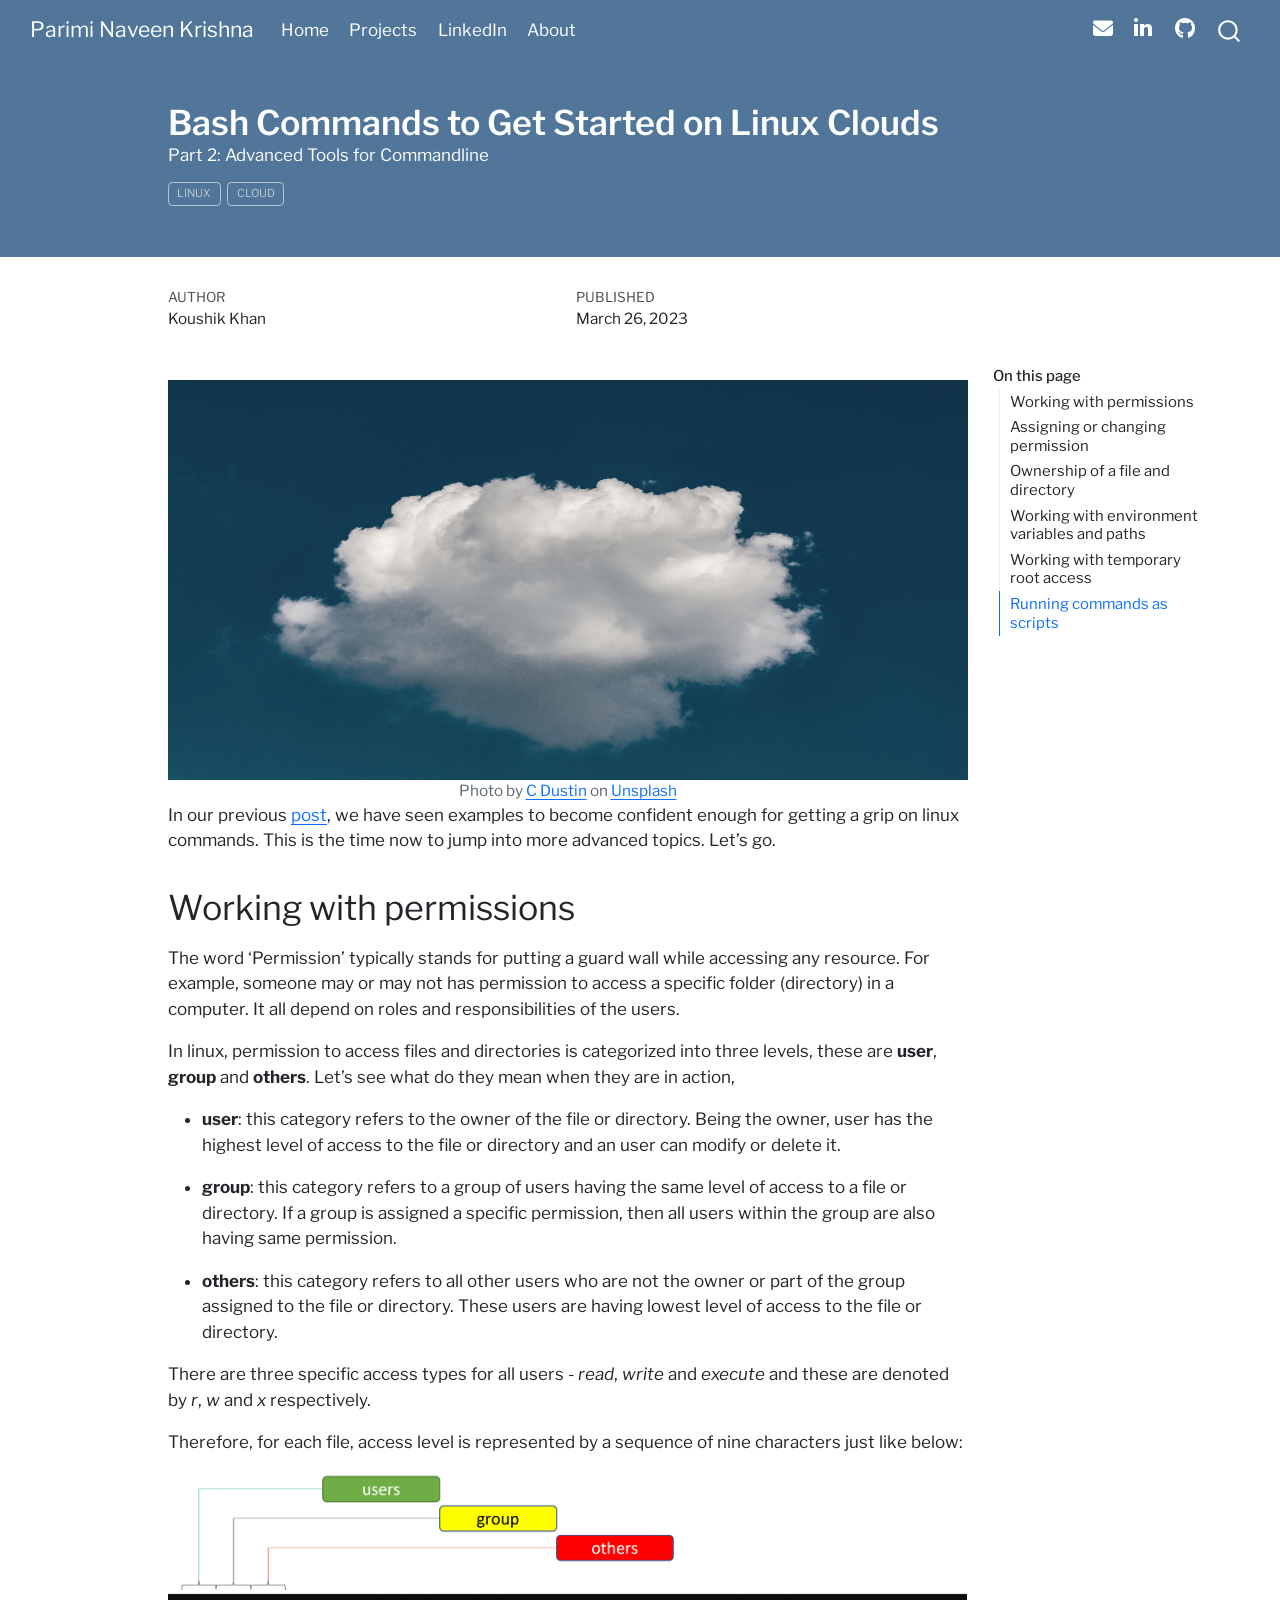
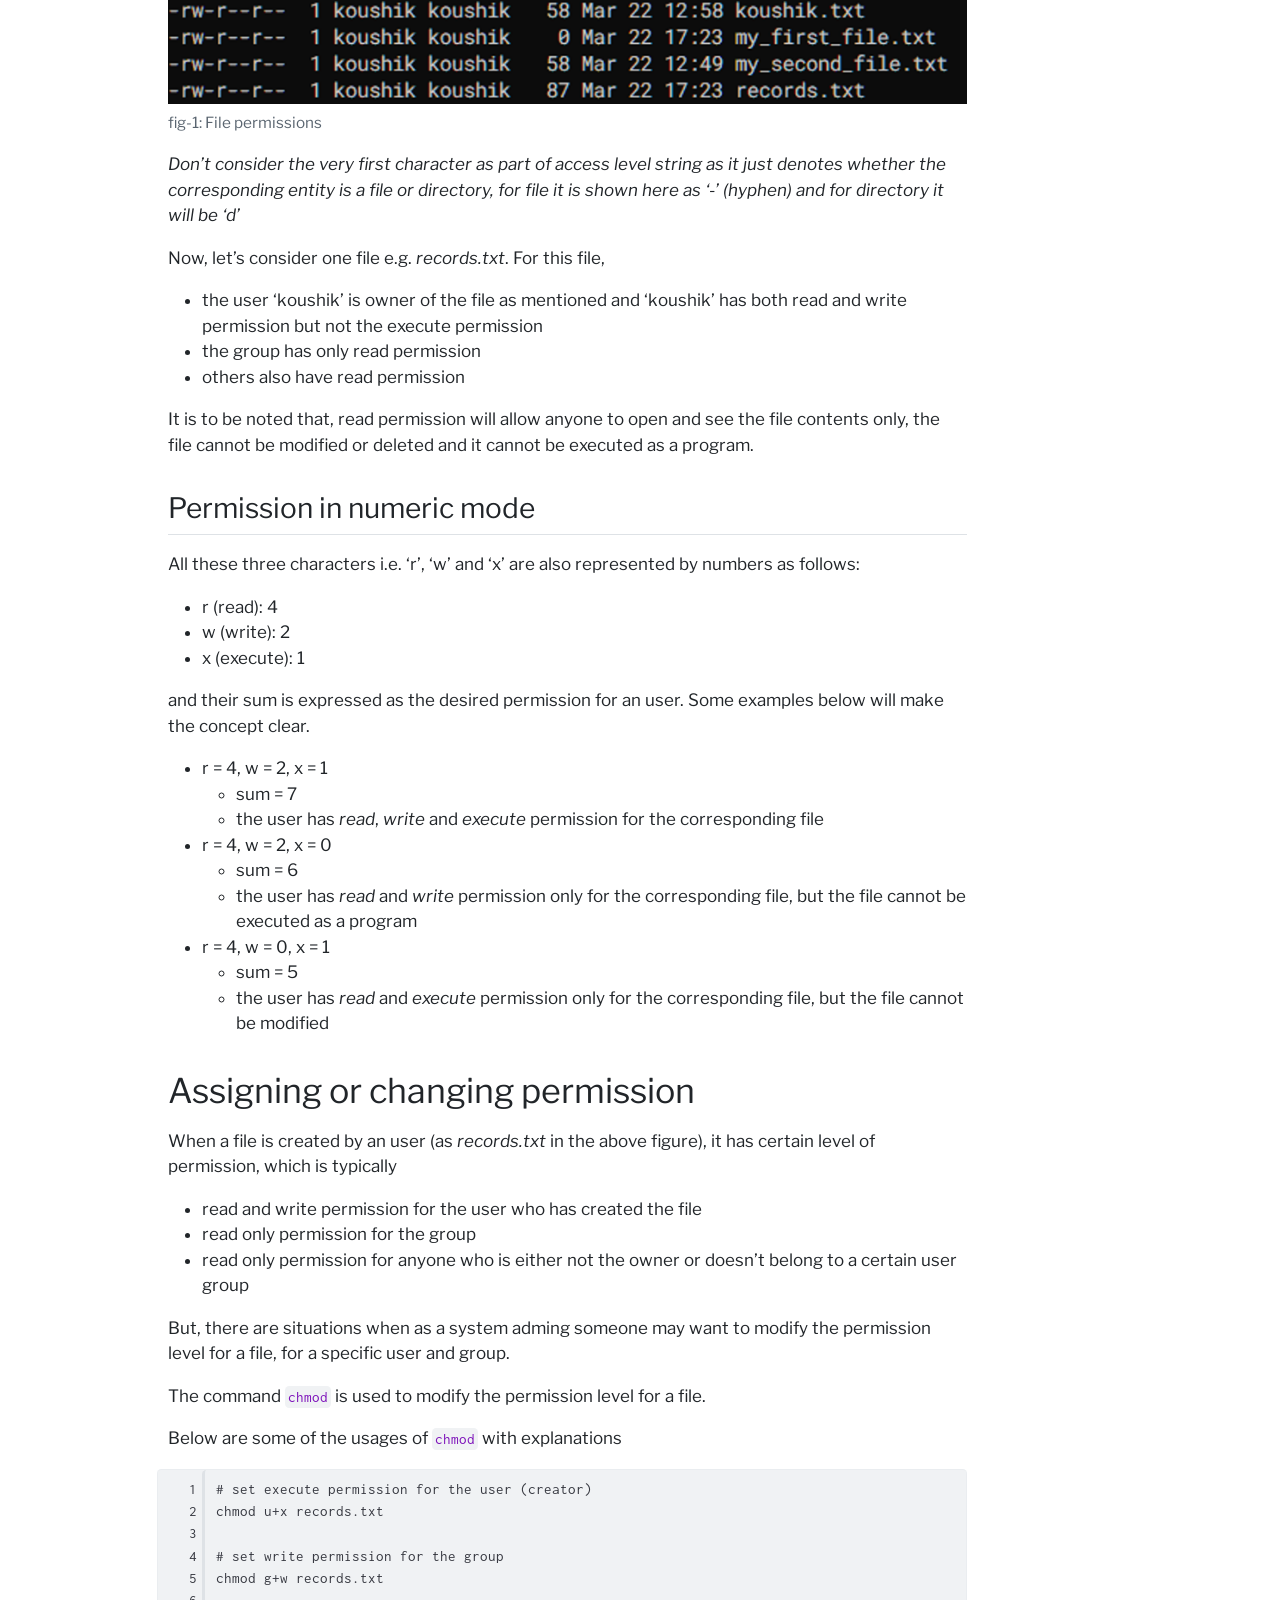
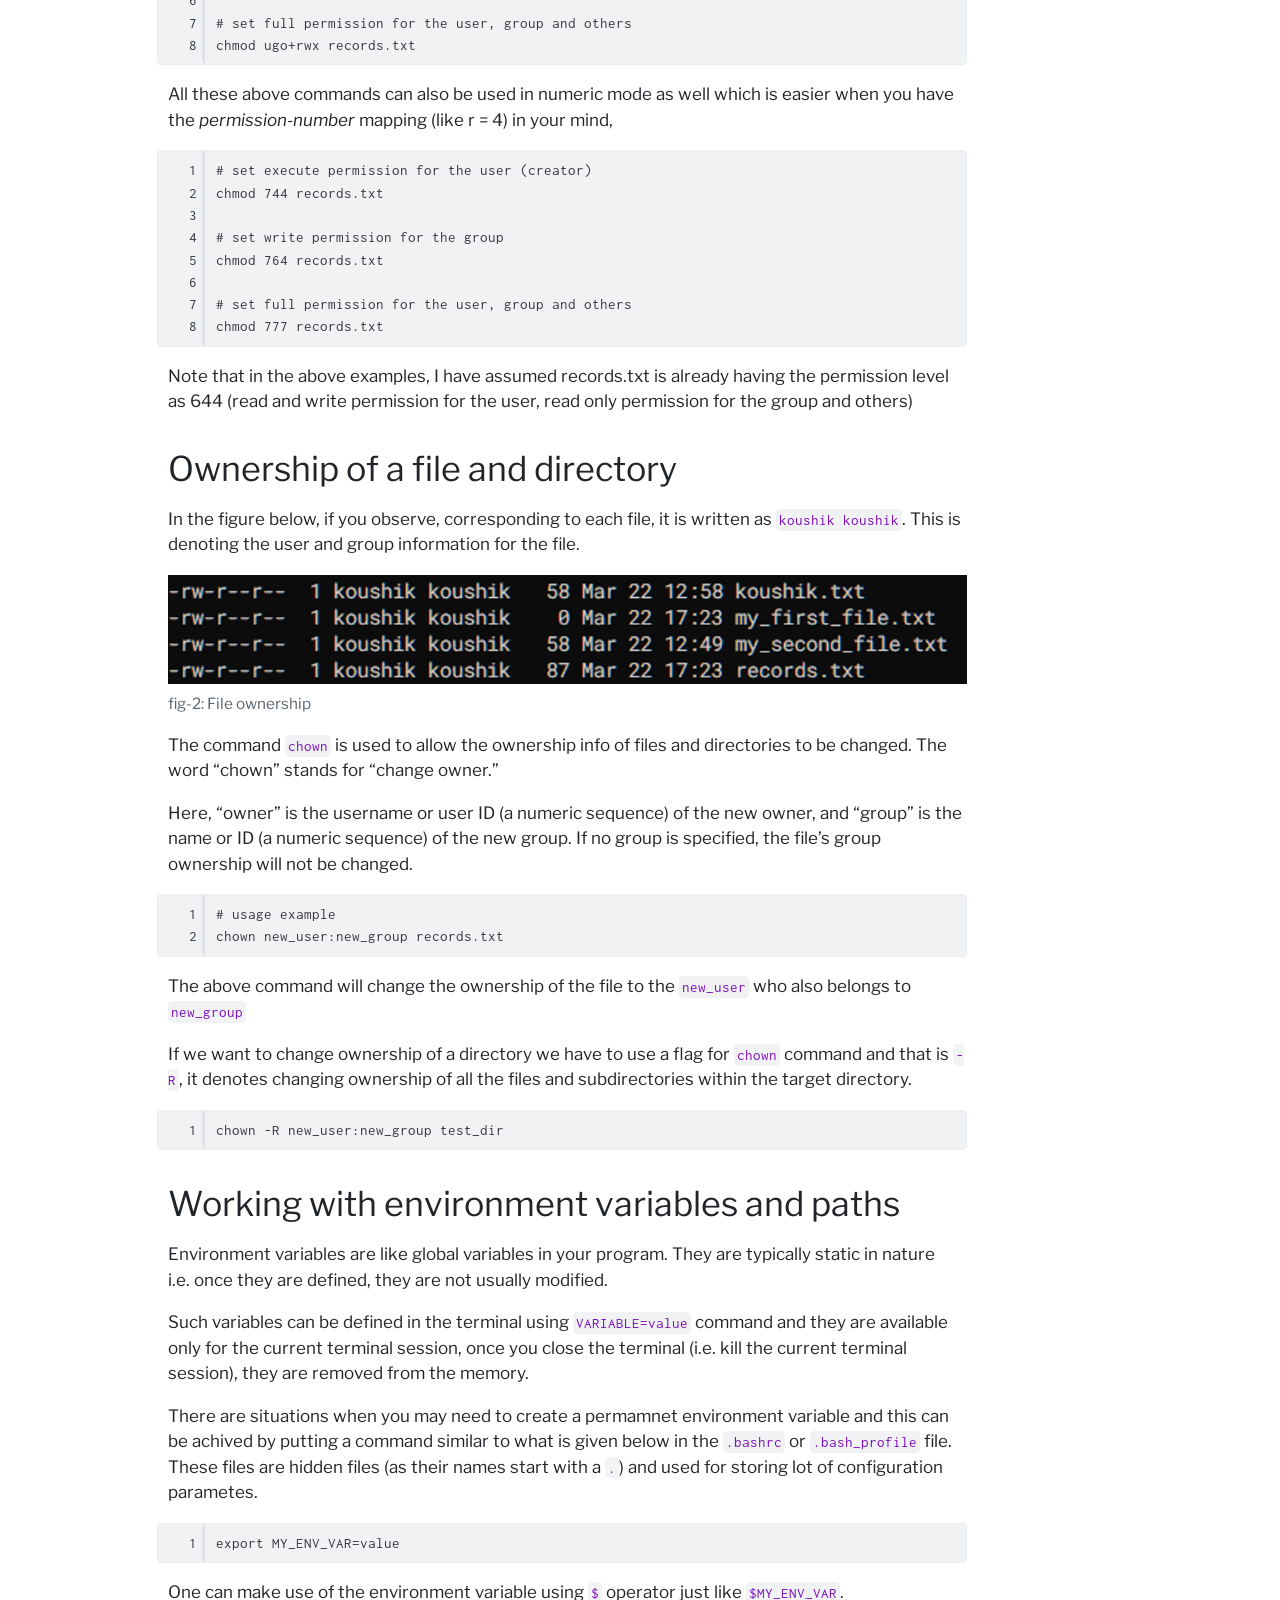
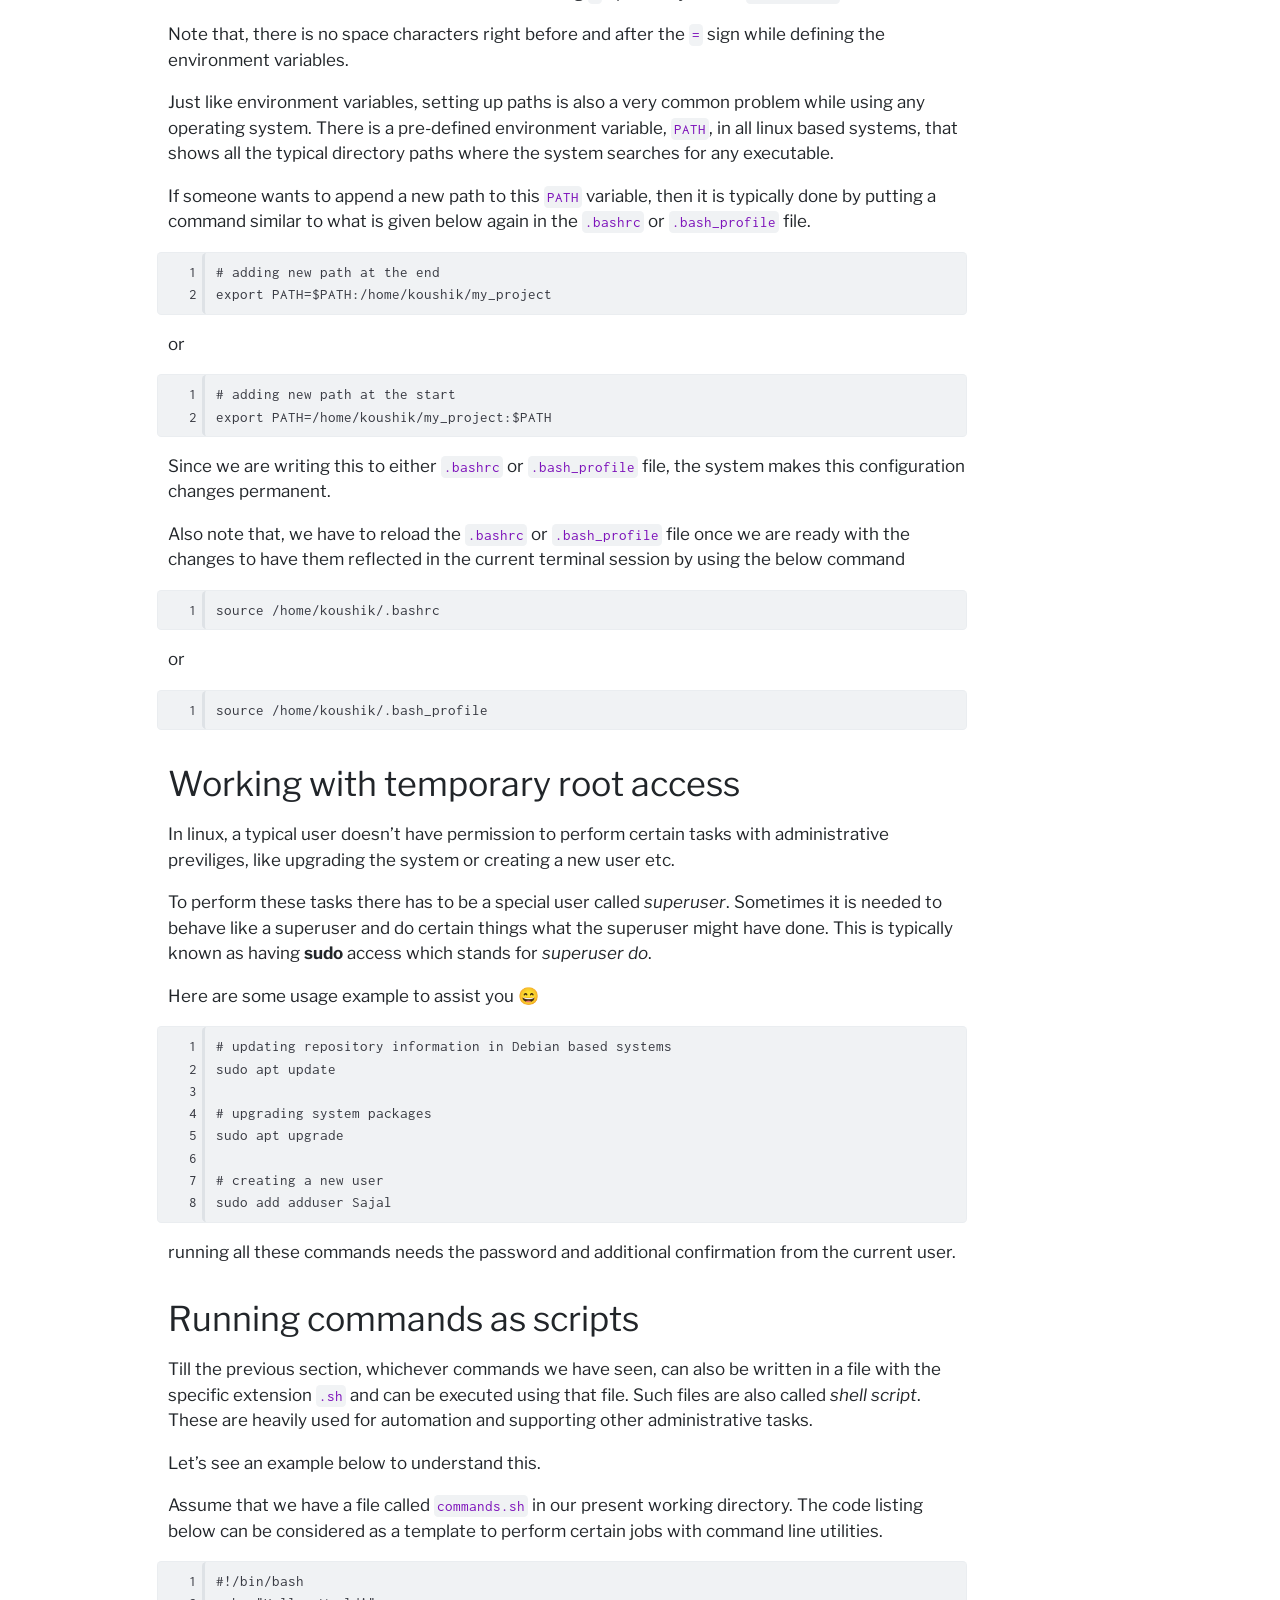
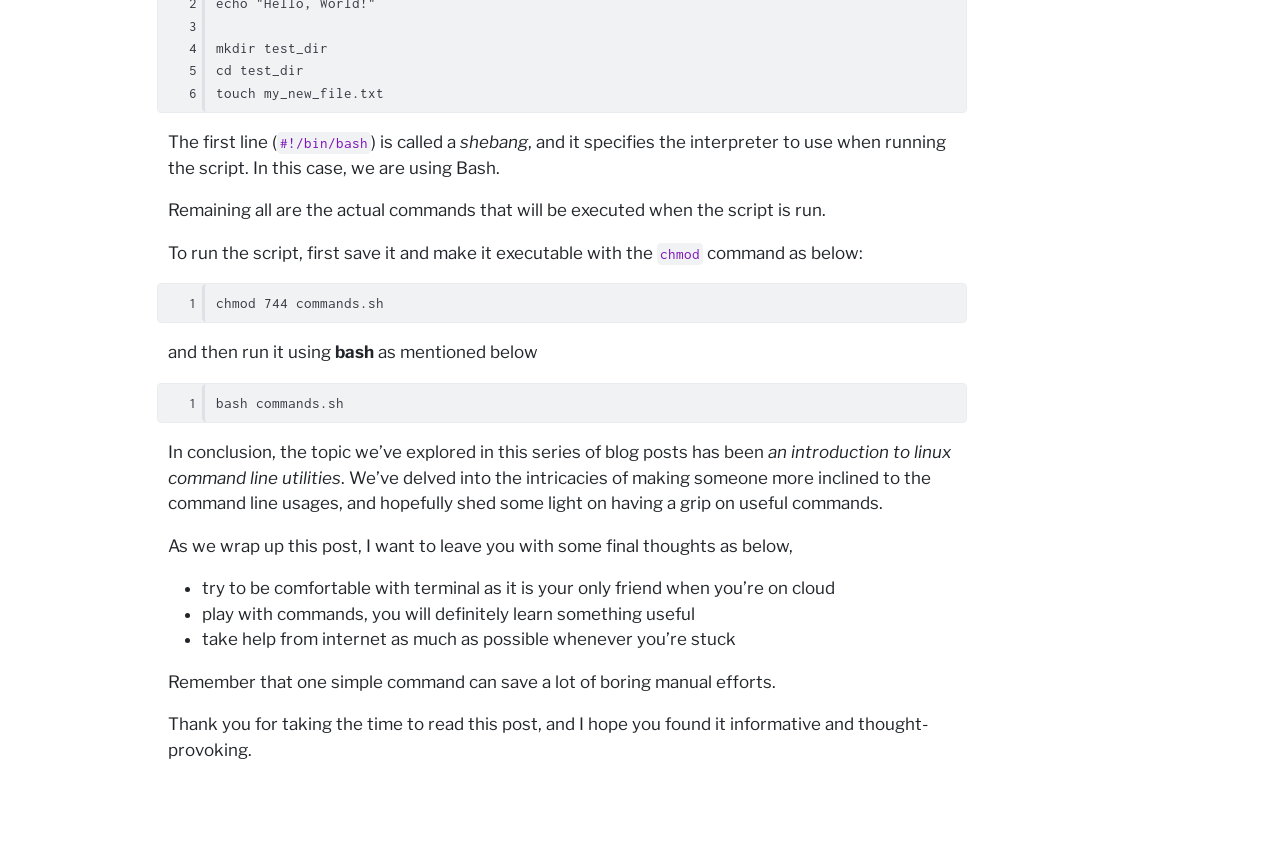
<file: posts/2023-03-26-bash-commands-for-cloud-2/index.html>
<!DOCTYPE html>
<html xmlns="http://www.w3.org/1999/xhtml" lang="en" xml:lang="en"><head>

<meta charset="utf-8">
<meta name="generator" content="quarto-1.10.20">

<meta name="viewport" content="width=device-width, initial-scale=1.0, user-scalable=yes">

<meta name="author" content="Koushik Khan">
<meta name="dcterms.date" content="2023-03-26">
<meta name="description" content="Part 2: Advanced Tools for Commandline">

<title>Bash Commands to Get Started on Linux Clouds – Parimi Naveen Krishna</title>
<style>
/* Default styles provided by pandoc.
** See https://pandoc.org/MANUAL.html#variables-for-html for config info.
*/
span.smallcaps{font-variant: small-caps;}
div.columns{display: flex; gap: 1.5em;}
div.column{flex: auto;}
@media screen {
div.columns{gap: min(4vw, 1.5em);}
div.column{overflow-x: auto;}
}
div.hanging-indent{margin-left: 1.5em; text-indent: -1.5em;}
ul.task-list{list-style: none;}
ul.task-list li input[type="checkbox"] {
  width: 0.8em;
  margin: 0 0.8em 0.2em -1em; /* quarto-specific, see https://github.com/quarto-dev/quarto-cli/issues/4556 */ 
  vertical-align: middle;
}
/* CSS for syntax highlighting */
html { -webkit-text-size-adjust: 100%; }
pre > code.sourceCode { white-space: pre; position: relative; }
pre > code.sourceCode > span { display: inline-block; line-height: 1.25; }
pre > code.sourceCode > span:empty { height: 1.2em; }
.sourceCode { overflow: visible; }
code.sourceCode > span { color: inherit; text-decoration: inherit; }
div.sourceCode { margin: 1em 0; }
pre.sourceCode { margin: 0; }
@media screen {
div.sourceCode { overflow: auto; }
}
@media print {
pre > code.sourceCode { white-space: pre-wrap; }
pre > code.sourceCode > span { text-indent: -5em; padding-left: 5em; }
}
pre.numberSource code
  { counter-reset: source-line 0; }
pre.numberSource code > span
  { position: relative; left: -4em; counter-increment: source-line; }
pre.numberSource code > span > a:first-child::before
  { content: counter(source-line);
    position: relative; left: -1em; text-align: right; vertical-align: baseline;
    border: none; display: inline-block;
    -webkit-touch-callout: none; -webkit-user-select: none;
    -khtml-user-select: none; -moz-user-select: none;
    -ms-user-select: none; user-select: none;
    padding: 0 4px; width: 4em;
  }
pre.numberSource { margin-left: 3em;  padding-left: 4px; }
div.sourceCode
  {   }
@media screen {
pre > code.sourceCode > span > a:first-child::before { text-decoration: underline; }
}
</style>


<script src="../../site_libs/quarto-nav/quarto-nav.js"></script>
<script src="../../site_libs/quarto-nav/headroom.min.js"></script>
<script src="../../site_libs/clipboard/clipboard.min.js"></script>
<script src="../../site_libs/quarto-search/autocomplete.umd.js"></script>
<script src="../../site_libs/quarto-search/fuse.min.js"></script>
<script src="../../site_libs/quarto-search/quarto-search.js"></script>
<meta name="quarto:offset" content="../../">
<link href="../../resources/img/favicon.png" rel="icon" type="image/png">
<script src="../../site_libs/quarto-html/quarto.js" type="module"></script>
<script src="../../site_libs/quarto-html/tabsets/tabsets.js" type="module"></script>
<script src="../../site_libs/quarto-html/popper.min.js"></script>
<script src="../../site_libs/quarto-html/tippy.umd.min.js"></script>
<script src="../../site_libs/quarto-html/anchor.min.js"></script>
<link href="../../site_libs/quarto-html/tippy.css" rel="stylesheet">
<link href="../../site_libs/quarto-html/quarto-syntax-highlighting-74618ef78b251c16dd6222272155660e.css" rel="stylesheet" id="quarto-text-highlighting-styles">
<script src="../../site_libs/bootstrap/bootstrap.min.js"></script>
<link href="../../site_libs/bootstrap/bootstrap-icons.css" rel="stylesheet">
<link href="../../site_libs/bootstrap/bootstrap-03d4ed392b89a17b72fb3a83773836e5.min.css" rel="stylesheet" append-hash="true" id="quarto-bootstrap" data-mode="light">
<link href="../../site_libs/quarto-contrib/fontawesome6-0.1.0/all.css" rel="stylesheet">
<link href="../../site_libs/quarto-contrib/fontawesome6-0.1.0/latex-fontsize.css" rel="stylesheet">
<script id="quarto-search-options" type="application/json">{
  "location": "navbar",
  "copy-button": false,
  "collapse-after": 3,
  "panel-placement": "end",
  "type": "overlay",
  "limit": 50,
  "keyboard-shortcut": [
    "f",
    "/",
    "s"
  ],
  "show-item-context": false,
  "language": {
    "search-no-results-text": "No results",
    "search-matching-documents-text": "matching documents",
    "search-copy-link-title": "Copy link to search",
    "search-hide-matches-text": "Hide additional matches",
    "search-more-match-text": "more match in this document",
    "search-more-matches-text": "more matches in this document",
    "search-clear-button-title": "Clear",
    "search-text-placeholder": "",
    "search-detached-cancel-button-title": "Cancel",
    "search-submit-button-title": "Submit",
    "search-label": "Search"
  }
}</script>


</head>

<body class="nav-fixed quarto-light">

<div id="quarto-search-results"></div>
  <header id="quarto-header" class="headroom fixed-top quarto-banner">
    <nav class="navbar navbar-expand-lg " data-bs-theme="dark">
      <div class="navbar-container container-fluid">
      <div class="navbar-brand-container mx-auto">
    <a class="navbar-brand" href="../../index.html">
    <span class="navbar-title">Parimi Naveen Krishna</span>
    </a>
  </div>
            <div id="quarto-search" class="" title="Search"></div>
          <button class="navbar-toggler" type="button" data-bs-toggle="collapse" data-bs-target="#navbarCollapse" aria-controls="navbarCollapse" role="menu" aria-expanded="false" aria-label="Toggle navigation" onclick="if (window.quartoToggleHeadroom) { window.quartoToggleHeadroom(); }">
  <span class="navbar-toggler-icon"></span>
</button>
          <div class="collapse navbar-collapse" id="navbarCollapse">
            <ul class="navbar-nav navbar-nav-scroll me-auto">
  <li class="nav-item">
    <a class="nav-link" href="../../index.html"> 
<span class="menu-text">Home</span></a>
  </li>  
  <li class="nav-item">
    <a class="nav-link" href="../../projects.html"> 
<span class="menu-text">Projects</span></a>
  </li>  
  <li class="nav-item">
    <a class="nav-link" href="https://linkedin.com/in/pnaveenkrishna/"> 
<span class="menu-text">LinkedIn</span></a>
  </li>  
  <li class="nav-item">
    <a class="nav-link" href="../../about.html"> 
<span class="menu-text">About</span></a>
  </li>  
</ul>
            <ul class="navbar-nav navbar-nav-scroll ms-auto">
  <li class="nav-item">
    <a class="nav-link" href="mailto:naveen.parimi95@gmail.com@gmail.com"> 
<span class="menu-text"><i class="fa-solid fa-envelope fa-large" aria-label="envelope"></i></span></a>
  </li>  
  <li class="nav-item">
    <a class="nav-link" href="https://linkedin.com/in/pnaveenkrishna/"> 
<span class="menu-text"><i class="fa-brands fa-linkedin-in fa-large" aria-label="linkedin-in"></i></span></a>
  </li>  
  <li class="nav-item">
    <a class="nav-link" href="https://www.github.com/naveenparimi-ds/"> 
<span class="menu-text"><i class="fa-brands fa-github fa-large" aria-label="github"></i></span></a>
  </li>  
</ul>
          </div> <!-- /navcollapse -->
            <div class="quarto-navbar-tools">
</div>
      </div> <!-- /container-fluid -->
    </nav>
</header>
<!-- content -->
<header id="title-block-header" class="quarto-title-block default page-columns page-full">
  <div class="quarto-title-banner page-columns page-full">
    <div class="quarto-title column-body">
      <h1 class="title">Bash Commands to Get Started on Linux Clouds</h1>
                  <div>
        <div class="description">
          Part 2: Advanced Tools for Commandline
        </div>
      </div>
                          <div class="quarto-categories">
                <div class="quarto-category">linux</div>
                <div class="quarto-category">cloud</div>
              </div>
                  </div>
  </div>
    
  
  <div class="quarto-title-meta">

      <div>
      <div class="quarto-title-meta-heading">Author</div>
      <div class="quarto-title-meta-contents">
               <p>Koushik Khan </p>
            </div>
    </div>
      
      <div>
      <div class="quarto-title-meta-heading">Published</div>
      <div class="quarto-title-meta-contents">
        <p class="date">March 26, 2023</p>
      </div>
    </div>
    
      
    </div>
    
  
  </header><div id="quarto-content" class="quarto-container page-columns page-rows-contents page-layout-article page-navbar">
<!-- sidebar -->
<!-- margin-sidebar -->
    <div id="quarto-margin-sidebar" class="sidebar margin-sidebar">
        <nav id="TOC" role="doc-toc" class="toc-active">
    <h2 id="toc-title">On this page</h2>
   
  <ul>
  <li><a href="#working-with-permissions" id="toc-working-with-permissions" class="nav-link active" data-scroll-target="#working-with-permissions">Working with permissions</a>
  <ul class="collapse">
  <li><a href="#permission-in-numeric-mode" id="toc-permission-in-numeric-mode" class="nav-link" data-scroll-target="#permission-in-numeric-mode">Permission in numeric mode</a></li>
  </ul></li>
  <li><a href="#assigning-or-changing-permission" id="toc-assigning-or-changing-permission" class="nav-link" data-scroll-target="#assigning-or-changing-permission">Assigning or changing permission</a></li>
  <li><a href="#ownership-of-a-file-and-directory" id="toc-ownership-of-a-file-and-directory" class="nav-link" data-scroll-target="#ownership-of-a-file-and-directory">Ownership of a file and directory</a></li>
  <li><a href="#working-with-environment-variables-and-paths" id="toc-working-with-environment-variables-and-paths" class="nav-link" data-scroll-target="#working-with-environment-variables-and-paths">Working with environment variables and paths</a></li>
  <li><a href="#working-with-temporary-root-access" id="toc-working-with-temporary-root-access" class="nav-link" data-scroll-target="#working-with-temporary-root-access">Working with temporary root access</a></li>
  <li><a href="#running-commands-as-scripts" id="toc-running-commands-as-scripts" class="nav-link" data-scroll-target="#running-commands-as-scripts">Running commands as scripts</a></li>
  </ul>
</nav>
    </div>
<!-- main -->
<main class="content quarto-banner-title-block" id="quarto-document-content">





<center>
<img src="cloud.jpg" alt="alt text" title="" height="400" width="800">
<figcaption>
Photo by <a href="https://unsplash.com/@dianamia?utm_source=unsplash&amp;utm_medium=referral&amp;utm_content=creditCopyText">C Dustin</a> on <a href="https://unsplash.com/images/nature/cloud?utm_source=unsplash&amp;utm_medium=referral&amp;utm_content=creditCopyText">Unsplash</a>
</figcaption>
</center>
<p>In our previous <a href="https://koushikkhan.github.io/posts/2023-03-22-bash-commands-for-cloud-1/">post</a>, we have seen examples to become confident enough for getting a grip on linux commands. This is the time now to jump into more advanced topics. Let’s go.</p>
<section id="working-with-permissions" class="level1">
<h1>Working with permissions</h1>
<p>The word ‘Permission’ typically stands for putting a guard wall while accessing any resource. For example, someone may or may not has permission to access a specific folder (directory) in a computer. It all depend on roles and responsibilities of the users.</p>
<p>In linux, permission to access files and directories is categorized into three levels, these are <strong>user</strong>, <strong>group</strong> and <strong>others</strong>. Let’s see what do they mean when they are in action,</p>
<ul>
<li><p><strong>user</strong>: this category refers to the owner of the file or directory. Being the owner, user has the highest level of access to the file or directory and an user can modify or delete it.</p></li>
<li><p><strong>group</strong>: this category refers to a group of users having the same level of access to a file or directory. If a group is assigned a specific permission, then all users within the group are also having same permission.</p></li>
<li><p><strong>others</strong>: this category refers to all other users who are not the owner or part of the group assigned to the file or directory. These users are having lowest level of access to the file or directory.</p></li>
</ul>
<p>There are three specific access types for all users - <em>read</em>, <em>write</em> and <em>execute</em> and these are denoted by <em>r</em>, <em>w</em> and <em>x</em> respectively.</p>
<p>Therefore, for each file, access level is represented by a sequence of nine characters just like below:</p>
<div class="quarto-figure quarto-figure-center">
<figure class="figure">
<p><img src="file_permissions.png" class="img-fluid figure-img"></p>
<figcaption>fig-1: File permissions</figcaption>
</figure>
</div>
<p><em>Don’t consider the very first character as part of access level string as it just denotes whether the corresponding entity is a file or directory, for file it is shown here as ‘-’ (hyphen) and for directory it will be ‘d’</em></p>
<p>Now, let’s consider one file e.g.&nbsp;<em>records.txt</em>. For this file,</p>
<ul>
<li>the user ‘koushik’ is owner of the file as mentioned and ‘koushik’ has both read and write permission but not the execute permission</li>
<li>the group has only read permission</li>
<li>others also have read permission</li>
</ul>
<p>It is to be noted that, read permission will allow anyone to open and see the file contents only, the file cannot be modified or deleted and it cannot be executed as a program.</p>
<section id="permission-in-numeric-mode" class="level2">
<h2 class="anchored" data-anchor-id="permission-in-numeric-mode">Permission in numeric mode</h2>
<p>All these three characters i.e.&nbsp;‘r’, ‘w’ and ‘x’ are also represented by numbers as follows:</p>
<ul>
<li>r (read): 4</li>
<li>w (write): 2</li>
<li>x (execute): 1</li>
</ul>
<p>and their sum is expressed as the desired permission for an user. Some examples below will make the concept clear.</p>
<ul>
<li>r = 4, w = 2, x = 1
<ul>
<li>sum = 7</li>
<li>the user has <em>read</em>, <em>write</em> and <em>execute</em> permission for the corresponding file</li>
</ul></li>
<li>r = 4, w = 2, x = 0
<ul>
<li>sum = 6</li>
<li>the user has <em>read</em> and <em>write</em> permission only for the corresponding file, but the file cannot be executed as a program</li>
</ul></li>
<li>r = 4, w = 0, x = 1
<ul>
<li>sum = 5</li>
<li>the user has <em>read</em> and <em>execute</em> permission only for the corresponding file, but the file cannot be modified</li>
</ul></li>
</ul>
</section>
</section>
<section id="assigning-or-changing-permission" class="level1">
<h1>Assigning or changing permission</h1>
<p>When a file is created by an user (as <em>records.txt</em> in the above figure), it has certain level of permission, which is typically</p>
<ul>
<li>read and write permission for the user who has created the file</li>
<li>read only permission for the group</li>
<li>read only permission for anyone who is either not the owner or doesn’t belong to a certain user group</li>
</ul>
<p>But, there are situations when as a system adming someone may want to modify the permission level for a file, for a specific user and group.</p>
<p>The command <code>chmod</code> is used to modify the permission level for a file.</p>
<p>Below are some of the usages of <code>chmod</code> with explanations</p>
<div class="code-copy-outer-scaffold"><div class="sourceCode" id="cb1"><pre class="sourceCode numberSource {bash} number-lines code-with-copy"><code class="sourceCode"><span id="cb1-1"><a href="#cb1-1" aria-label="1"></a># set execute permission for the user (creator)</span>
<span id="cb1-2"><a href="#cb1-2" aria-label="2"></a>chmod u+x records.txt</span>
<span id="cb1-3"><a href="#cb1-3" aria-label="3"></a></span>
<span id="cb1-4"><a href="#cb1-4" aria-label="4"></a># set write permission for the group</span>
<span id="cb1-5"><a href="#cb1-5" aria-label="5"></a>chmod g+w records.txt</span>
<span id="cb1-6"><a href="#cb1-6" aria-label="6"></a></span>
<span id="cb1-7"><a href="#cb1-7" aria-label="7"></a># set full permission for the user, group and others</span>
<span id="cb1-8"><a href="#cb1-8" aria-label="8"></a>chmod ugo+rwx records.txt</span></code></pre></div><button title="Copy to Clipboard" class="code-copy-button"><i class="bi"></i></button></div>
<p>All these above commands can also be used in numeric mode as well which is easier when you have the <em>permission-number</em> mapping (like r = 4) in your mind,</p>
<div class="code-copy-outer-scaffold"><div class="sourceCode" id="cb2"><pre class="sourceCode numberSource {bash} number-lines code-with-copy"><code class="sourceCode"><span id="cb2-1"><a href="#cb2-1" aria-label="1"></a># set execute permission for the user (creator)</span>
<span id="cb2-2"><a href="#cb2-2" aria-label="2"></a>chmod 744 records.txt</span>
<span id="cb2-3"><a href="#cb2-3" aria-label="3"></a></span>
<span id="cb2-4"><a href="#cb2-4" aria-label="4"></a># set write permission for the group</span>
<span id="cb2-5"><a href="#cb2-5" aria-label="5"></a>chmod 764 records.txt</span>
<span id="cb2-6"><a href="#cb2-6" aria-label="6"></a></span>
<span id="cb2-7"><a href="#cb2-7" aria-label="7"></a># set full permission for the user, group and others</span>
<span id="cb2-8"><a href="#cb2-8" aria-label="8"></a>chmod 777 records.txt</span></code></pre></div><button title="Copy to Clipboard" class="code-copy-button"><i class="bi"></i></button></div>
<p>Note that in the above examples, I have assumed records.txt is already having the permission level as 644 (read and write permission for the user, read only permission for the group and others)</p>
</section>
<section id="ownership-of-a-file-and-directory" class="level1">
<h1>Ownership of a file and directory</h1>
<p>In the figure below, if you observe, corresponding to each file, it is written as <code>koushik koushik</code>. This is denoting the user and group information for the file.</p>
<div class="quarto-figure quarto-figure-center">
<figure class="figure">
<p><img src="file_ownership.png" class="img-fluid figure-img"></p>
<figcaption>fig-2: File ownership</figcaption>
</figure>
</div>
<p>The command <code>chown</code> is used to allow the ownership info of files and directories to be changed. The word “chown” stands for “change owner.”</p>
<p>Here, “owner” is the username or user ID (a numeric sequence) of the new owner, and “group” is the name or ID (a numeric sequence) of the new group. If no group is specified, the file’s group ownership will not be changed.</p>
<div class="code-copy-outer-scaffold"><div class="sourceCode" id="cb3"><pre class="sourceCode numberSource {bash} number-lines code-with-copy"><code class="sourceCode"><span id="cb3-1"><a href="#cb3-1" aria-label="1"></a># usage example</span>
<span id="cb3-2"><a href="#cb3-2" aria-label="2"></a>chown new_user:new_group records.txt</span></code></pre></div><button title="Copy to Clipboard" class="code-copy-button"><i class="bi"></i></button></div>
<p>The above command will change the ownership of the file to the <code>new_user</code> who also belongs to <code>new_group</code></p>
<p>If we want to change ownership of a directory we have to use a flag for <code>chown</code> command and that is <code>-R</code>, it denotes changing ownership of all the files and subdirectories within the target directory.</p>
<div class="code-copy-outer-scaffold"><div class="sourceCode" id="cb4"><pre class="sourceCode numberSource {bash} number-lines code-with-copy"><code class="sourceCode"><span id="cb4-1"><a href="#cb4-1" aria-label="1"></a>chown -R new_user:new_group test_dir</span></code></pre></div><button title="Copy to Clipboard" class="code-copy-button"><i class="bi"></i></button></div>
</section>
<section id="working-with-environment-variables-and-paths" class="level1">
<h1>Working with environment variables and paths</h1>
<p>Environment variables are like global variables in your program. They are typically static in nature i.e.&nbsp;once they are defined, they are not usually modified.</p>
<p>Such variables can be defined in the terminal using <code>VARIABLE=value</code> command and they are available only for the current terminal session, once you close the terminal (i.e.&nbsp;kill the current terminal session), they are removed from the memory.</p>
<p>There are situations when you may need to create a permamnet environment variable and this can be achived by putting a command similar to what is given below in the <code>.bashrc</code> or <code>.bash_profile</code> file. These files are hidden files (as their names start with a <code>.</code>) and used for storing lot of configuration parametes.</p>
<div class="code-copy-outer-scaffold"><div class="sourceCode" id="cb5"><pre class="sourceCode numberSource {bash} number-lines code-with-copy"><code class="sourceCode"><span id="cb5-1"><a href="#cb5-1" aria-label="1"></a>export MY_ENV_VAR=value</span></code></pre></div><button title="Copy to Clipboard" class="code-copy-button"><i class="bi"></i></button></div>
<p>One can make use of the environment variable using <code>$</code> operator just like <code>$MY_ENV_VAR</code>.</p>
<p>Note that, there is no space characters right before and after the <code>=</code> sign while defining the environment variables.</p>
<p>Just like environment variables, setting up paths is also a very common problem while using any operating system. There is a pre-defined environment variable, <code>PATH</code>, in all linux based systems, that shows all the typical directory paths where the system searches for any executable.</p>
<p>If someone wants to append a new path to this <code>PATH</code> variable, then it is typically done by putting a command similar to what is given below again in the <code>.bashrc</code> or <code>.bash_profile</code> file.</p>
<div class="code-copy-outer-scaffold"><div class="sourceCode" id="cb6"><pre class="sourceCode numberSource {bash} number-lines code-with-copy"><code class="sourceCode"><span id="cb6-1"><a href="#cb6-1" aria-label="1"></a># adding new path at the end</span>
<span id="cb6-2"><a href="#cb6-2" aria-label="2"></a>export PATH=$PATH:/home/koushik/my_project</span></code></pre></div><button title="Copy to Clipboard" class="code-copy-button"><i class="bi"></i></button></div>
<p>or</p>
<div class="code-copy-outer-scaffold"><div class="sourceCode" id="cb7"><pre class="sourceCode numberSource {bash} number-lines code-with-copy"><code class="sourceCode"><span id="cb7-1"><a href="#cb7-1" aria-label="1"></a># adding new path at the start</span>
<span id="cb7-2"><a href="#cb7-2" aria-label="2"></a>export PATH=/home/koushik/my_project:$PATH</span></code></pre></div><button title="Copy to Clipboard" class="code-copy-button"><i class="bi"></i></button></div>
<p>Since we are writing this to either <code>.bashrc</code> or <code>.bash_profile</code> file, the system makes this configuration changes permanent.</p>
<p>Also note that, we have to reload the <code>.bashrc</code> or <code>.bash_profile</code> file once we are ready with the changes to have them reflected in the current terminal session by using the below command</p>
<div class="code-copy-outer-scaffold"><div class="sourceCode" id="cb8"><pre class="sourceCode numberSource {bash} number-lines code-with-copy"><code class="sourceCode"><span id="cb8-1"><a href="#cb8-1" aria-label="1"></a>source /home/koushik/.bashrc</span></code></pre></div><button title="Copy to Clipboard" class="code-copy-button"><i class="bi"></i></button></div>
<p>or</p>
<div class="code-copy-outer-scaffold"><div class="sourceCode" id="cb9"><pre class="sourceCode numberSource {bash} number-lines code-with-copy"><code class="sourceCode"><span id="cb9-1"><a href="#cb9-1" aria-label="1"></a>source /home/koushik/.bash_profile</span></code></pre></div><button title="Copy to Clipboard" class="code-copy-button"><i class="bi"></i></button></div>
</section>
<section id="working-with-temporary-root-access" class="level1">
<h1>Working with temporary root access</h1>
<p>In linux, a typical user doesn’t have permission to perform certain tasks with administrative previliges, like upgrading the system or creating a new user etc.</p>
<p>To perform these tasks there has to be a special user called <em>superuser</em>. Sometimes it is needed to behave like a superuser and do certain things what the superuser might have done. This is typically known as having <strong>sudo</strong> access which stands for <em>superuser do</em>.</p>
<p>Here are some usage example to assist you <span class="emoji" data-emoji="smile">😄</span></p>
<div class="code-copy-outer-scaffold"><div class="sourceCode" id="cb10"><pre class="sourceCode numberSource {bash} number-lines code-with-copy"><code class="sourceCode"><span id="cb10-1"><a href="#cb10-1" aria-label="1"></a># updating repository information in Debian based systems</span>
<span id="cb10-2"><a href="#cb10-2" aria-label="2"></a>sudo apt update </span>
<span id="cb10-3"><a href="#cb10-3" aria-label="3"></a></span>
<span id="cb10-4"><a href="#cb10-4" aria-label="4"></a># upgrading system packages</span>
<span id="cb10-5"><a href="#cb10-5" aria-label="5"></a>sudo apt upgrade</span>
<span id="cb10-6"><a href="#cb10-6" aria-label="6"></a></span>
<span id="cb10-7"><a href="#cb10-7" aria-label="7"></a># creating a new user</span>
<span id="cb10-8"><a href="#cb10-8" aria-label="8"></a>sudo add adduser Sajal</span></code></pre></div><button title="Copy to Clipboard" class="code-copy-button"><i class="bi"></i></button></div>
<p>running all these commands needs the password and additional confirmation from the current user.</p>
</section>
<section id="running-commands-as-scripts" class="level1">
<h1>Running commands as scripts</h1>
<p>Till the previous section, whichever commands we have seen, can also be written in a file with the specific extension <code>.sh</code> and can be executed using that file. Such files are also called <em>shell script</em>. These are heavily used for automation and supporting other administrative tasks.</p>
<p>Let’s see an example below to understand this.</p>
<p>Assume that we have a file called <code>commands.sh</code> in our present working directory. The code listing below can be considered as a template to perform certain jobs with command line utilities.</p>
<div class="code-copy-outer-scaffold"><div class="sourceCode" id="cb11"><pre class="sourceCode numberSource {bash} number-lines code-with-copy"><code class="sourceCode"><span id="cb11-1"><a href="#cb11-1" aria-label="1"></a>#!/bin/bash</span>
<span id="cb11-2"><a href="#cb11-2" aria-label="2"></a>echo "Hello, World!"</span>
<span id="cb11-3"><a href="#cb11-3" aria-label="3"></a></span>
<span id="cb11-4"><a href="#cb11-4" aria-label="4"></a>mkdir test_dir</span>
<span id="cb11-5"><a href="#cb11-5" aria-label="5"></a>cd test_dir</span>
<span id="cb11-6"><a href="#cb11-6" aria-label="6"></a>touch my_new_file.txt</span></code></pre></div><button title="Copy to Clipboard" class="code-copy-button"><i class="bi"></i></button></div>
<p>The first line (<code>#!/bin/bash</code>) is called a <em>shebang</em>, and it specifies the interpreter to use when running the script. In this case, we are using Bash.</p>
<p>Remaining all are the actual commands that will be executed when the script is run.</p>
<p>To run the script, first save it and make it executable with the <code>chmod</code> command as below:</p>
<div class="code-copy-outer-scaffold"><div class="sourceCode" id="cb12"><pre class="sourceCode numberSource {bash} number-lines code-with-copy"><code class="sourceCode"><span id="cb12-1"><a href="#cb12-1" aria-label="1"></a>chmod 744 commands.sh</span></code></pre></div><button title="Copy to Clipboard" class="code-copy-button"><i class="bi"></i></button></div>
<p>and then run it using <strong>bash</strong> as mentioned below</p>
<div class="code-copy-outer-scaffold"><div class="sourceCode" id="cb13"><pre class="sourceCode numberSource {bash} number-lines code-with-copy"><code class="sourceCode"><span id="cb13-1"><a href="#cb13-1" aria-label="1"></a>bash commands.sh</span></code></pre></div><button title="Copy to Clipboard" class="code-copy-button"><i class="bi"></i></button></div>
<p>In conclusion, the topic we’ve explored in this series of blog posts has been <em>an introduction to linux command line utilities</em>. We’ve delved into the intricacies of making someone more inclined to the command line usages, and hopefully shed some light on having a grip on useful commands.</p>
<p>As we wrap up this post, I want to leave you with some final thoughts as below,</p>
<ul>
<li>try to be comfortable with terminal as it is your only friend when you’re on cloud</li>
<li>play with commands, you will definitely learn something useful</li>
<li>take help from internet as much as possible whenever you’re stuck</li>
</ul>
<p>Remember that one simple command can save a lot of boring manual efforts.</p>
<p>Thank you for taking the time to read this post, and I hope you found it informative and thought-provoking.</p>


</section>

</main> <!-- /main -->
<script id="quarto-html-after-body" type="application/javascript">
  window.document.addEventListener("DOMContentLoaded", function (event) {
    const icon = "";
    const anchorJS = new window.AnchorJS();
    anchorJS.options = {
      placement: 'right',
      icon: icon
    };
    anchorJS.add('.anchored');
    const isCodeAnnotation = (el) => {
      for (const clz of el.classList) {
        if (clz.startsWith('code-annotation-')) {                     
          return true;
        }
      }
      return false;
    }
    const onCopySuccess = function(e) {
      // button target
      const button = e.trigger;
      // don't keep focus
      button.blur();
      // flash "checked"
      button.classList.add('code-copy-button-checked');
      var currentTitle = button.getAttribute("title");
      button.setAttribute("title", "Copied!");
      let tooltip;
      if (window.bootstrap) {
        button.setAttribute("data-bs-toggle", "tooltip");
        button.setAttribute("data-bs-placement", "left");
        button.setAttribute("data-bs-title", "Copied!");
        tooltip = new bootstrap.Tooltip(button, 
          { trigger: "manual", 
            customClass: "code-copy-button-tooltip",
            offset: [0, -8]});
        tooltip.show();    
      }
      setTimeout(function() {
        if (tooltip) {
          tooltip.hide();
          button.removeAttribute("data-bs-title");
          button.removeAttribute("data-bs-toggle");
          button.removeAttribute("data-bs-placement");
        }
        button.setAttribute("title", currentTitle);
        button.classList.remove('code-copy-button-checked');
      }, 1000);
      // clear code selection
      e.clearSelection();
    }
    const getTextToCopy = function(trigger) {
      const outerScaffold = trigger.parentElement.cloneNode(true);
      const codeEl = outerScaffold.querySelector('code');
      for (const childEl of codeEl.children) {
        if (isCodeAnnotation(childEl)) {
          childEl.remove();
        }
      }
      return codeEl.innerText;
    }
    const clipboard = new window.ClipboardJS('.code-copy-button:not([data-in-quarto-modal])', {
      text: getTextToCopy
    });
    clipboard.on('success', onCopySuccess);
    if (window.document.getElementById('quarto-embedded-source-code-modal')) {
      const clipboardModal = new window.ClipboardJS('.code-copy-button[data-in-quarto-modal]', {
        text: getTextToCopy,
        container: window.document.getElementById('quarto-embedded-source-code-modal')
      });
      clipboardModal.on('success', onCopySuccess);
    }
      var localhostRegex = new RegExp(/^(?:http|https):\/\/localhost\:?[0-9]*\//);
      var mailtoRegex = new RegExp(/^mailto:/);
        var filterRegex = new RegExp("https:\/\/naveenparimi-ds\.github\.io\/");
      var isInternal = (href) => {
          return filterRegex.test(href) || localhostRegex.test(href) || mailtoRegex.test(href);
      }
      // Inspect non-navigation links and adorn them if external
     var links = window.document.querySelectorAll('a[href]:not(.nav-link):not(.navbar-brand):not(.toc-action):not(.sidebar-link):not(.sidebar-item-toggle):not(.pagination-link):not(.no-external):not([aria-hidden]):not(.dropdown-item):not(.quarto-navigation-tool):not(.about-link)');
      for (var i=0; i<links.length; i++) {
        const link = links[i];
        if (!isInternal(link.href)) {
          // undo the damage that might have been done by quarto-nav.js in the case of
          // links that we want to consider external
          if (link.dataset.originalHref !== undefined) {
            link.href = link.dataset.originalHref;
          }
        }
      }
    function tippyHover(el, contentFn, onTriggerFn, onUntriggerFn) {
      const config = {
        allowHTML: true,
        maxWidth: 500,
        delay: 100,
        arrow: false,
        appendTo: function(el) {
            return el.parentElement;
        },
        interactive: true,
        interactiveBorder: 10,
        theme: 'quarto',
        placement: 'bottom-start',
      };
      if (contentFn) {
        config.content = contentFn;
      }
      if (onTriggerFn) {
        config.onTrigger = onTriggerFn;
      }
      if (onUntriggerFn) {
        config.onUntrigger = onUntriggerFn;
      }
      window.tippy(el, config); 
    }
    const noterefs = window.document.querySelectorAll('a[role="doc-noteref"]');
    for (var i=0; i<noterefs.length; i++) {
      const ref = noterefs[i];
      tippyHover(ref, function() {
        // use id or data attribute instead here
        let href = ref.getAttribute('data-footnote-href') || ref.getAttribute('href');
        try { href = new URL(href).hash; } catch {}
        const id = href.replace(/^#\/?/, "");
        const note = window.document.getElementById(id);
        if (note) {
          return note.innerHTML;
        } else {
          return "";
        }
      });
    }
    const xrefs = window.document.querySelectorAll('a.quarto-xref');
    const processXRef = (id, note) => {
      // Strip column container classes
      const stripColumnClz = (el) => {
        el.classList.remove("page-full", "page-columns");
        if (el.children) {
          for (const child of el.children) {
            stripColumnClz(child);
          }
        }
      }
      stripColumnClz(note)
      if (id === null || id.startsWith('sec-')) {
        // Special case sections, only their first couple elements
        const container = document.createElement("div");
        if (note.children && note.children.length > 2) {
          container.appendChild(note.children[0].cloneNode(true));
          for (let i = 1; i < note.children.length; i++) {
            const child = note.children[i];
            if (child.tagName === "P" && child.innerText === "") {
              continue;
            } else {
              container.appendChild(child.cloneNode(true));
              break;
            }
          }
          if (window.Quarto?.typesetMath) {
            window.Quarto.typesetMath(container);
          }
          return container.innerHTML
        } else {
          if (window.Quarto?.typesetMath) {
            window.Quarto.typesetMath(note);
          }
          return note.innerHTML;
        }
      } else {
        // Remove any anchor links if they are present
        const anchorLink = note.querySelector('a.anchorjs-link');
        if (anchorLink) {
          anchorLink.remove();
        }
        if (window.Quarto?.typesetMath) {
          window.Quarto.typesetMath(note);
        }
        if (note.classList.contains("callout")) {
          return note.outerHTML;
        } else {
          return note.innerHTML;
        }
      }
    }
    for (var i=0; i<xrefs.length; i++) {
      const xref = xrefs[i];
      tippyHover(xref, undefined, function(instance) {
        instance.disable();
        let url = xref.getAttribute('href');
        let hash = undefined; 
        if (url.startsWith('#')) {
          hash = url;
        } else {
          try { hash = new URL(url).hash; } catch {}
        }
        if (hash) {
          const id = hash.replace(/^#\/?/, "");
          const note = window.document.getElementById(id);
          if (note !== null) {
            try {
              const html = processXRef(id, note.cloneNode(true));
              instance.setContent(html);
            } finally {
              instance.enable();
              instance.show();
            }
          } else {
            // See if we can fetch this
            fetch(url.split('#')[0])
            .then(res => res.text())
            .then(html => {
              const parser = new DOMParser();
              const htmlDoc = parser.parseFromString(html, "text/html");
              const note = htmlDoc.getElementById(id);
              if (note !== null) {
                const html = processXRef(id, note);
                instance.setContent(html);
              } 
            }).finally(() => {
              instance.enable();
              instance.show();
            });
          }
        } else {
          // See if we can fetch a full url (with no hash to target)
          // This is a special case and we should probably do some content thinning / targeting
          fetch(url)
          .then(res => res.text())
          .then(html => {
            const parser = new DOMParser();
            const htmlDoc = parser.parseFromString(html, "text/html");
            const note = htmlDoc.querySelector('main.content');
            if (note !== null) {
              // This should only happen for chapter cross references
              // (since there is no id in the URL)
              // remove the first header
              if (note.children.length > 0 && note.children[0].tagName === "HEADER") {
                note.children[0].remove();
              }
              const html = processXRef(null, note);
              instance.setContent(html);
            } 
          }).finally(() => {
            instance.enable();
            instance.show();
          });
        }
      }, function(instance) {
      });
    }
        let selectedAnnoteEl;
        const selectorForAnnotation = ( cell, annotation) => {
          let cellAttr = 'data-code-cell="' + cell + '"';
          let lineAttr = 'data-code-annotation="' +  annotation + '"';
          const selector = 'span[' + cellAttr + '][' + lineAttr + ']';
          return selector;
        }
        const selectCodeLines = (annoteEl) => {
          const doc = window.document;
          const targetCell = annoteEl.getAttribute("data-target-cell");
          const targetAnnotation = annoteEl.getAttribute("data-target-annotation");
          const annoteSpan = window.document.querySelector(selectorForAnnotation(targetCell, targetAnnotation));
          const lines = annoteSpan.getAttribute("data-code-lines").split(",");
          const lineIds = lines.map((line) => {
            return targetCell + "-" + line;
          })
          let top = null;
          let height = null;
          let parent = null;
          if (lineIds.length > 0) {
              //compute the position of the single el (top and bottom and make a div)
              const el = window.document.getElementById(lineIds[0]);
              top = el.offsetTop;
              height = el.offsetHeight;
              parent = el.parentElement.parentElement;
            if (lineIds.length > 1) {
              const lastEl = window.document.getElementById(lineIds[lineIds.length - 1]);
              const bottom = lastEl.offsetTop + lastEl.offsetHeight;
              height = bottom - top;
            }
            if (top !== null && height !== null && parent !== null) {
              // cook up a div (if necessary) and position it 
              let div = window.document.getElementById("code-annotation-line-highlight");
              if (div === null) {
                div = window.document.createElement("div");
                div.setAttribute("id", "code-annotation-line-highlight");
                div.style.position = 'absolute';
                parent.appendChild(div);
              }
              div.style.top = top - 2 + "px";
              div.style.height = height + 4 + "px";
              div.style.left = 0;
              let gutterDiv = window.document.getElementById("code-annotation-line-highlight-gutter");
              if (gutterDiv === null) {
                gutterDiv = window.document.createElement("div");
                gutterDiv.setAttribute("id", "code-annotation-line-highlight-gutter");
                gutterDiv.style.position = 'absolute';
                const codeCell = window.document.getElementById(targetCell);
                const gutter = codeCell.querySelector('.code-annotation-gutter');
                gutter.appendChild(gutterDiv);
              }
              gutterDiv.style.top = top - 2 + "px";
              gutterDiv.style.height = height + 4 + "px";
            }
            selectedAnnoteEl = annoteEl;
          }
        };
        const unselectCodeLines = () => {
          const elementsIds = ["code-annotation-line-highlight", "code-annotation-line-highlight-gutter"];
          elementsIds.forEach((elId) => {
            const div = window.document.getElementById(elId);
            if (div) {
              div.remove();
            }
          });
          selectedAnnoteEl = undefined;
        };
          // Handle positioning of the toggle
      window.addEventListener(
        "resize",
        throttle(() => {
          elRect = undefined;
          if (selectedAnnoteEl) {
            selectCodeLines(selectedAnnoteEl);
          }
        }, 10)
      );
      function throttle(fn, ms) {
      let throttle = false;
      let timer;
        return (...args) => {
          if(!throttle) { // first call gets through
              fn.apply(this, args);
              throttle = true;
          } else { // all the others get throttled
              if(timer) clearTimeout(timer); // cancel #2
              timer = setTimeout(() => {
                fn.apply(this, args);
                timer = throttle = false;
              }, ms);
          }
        };
      }
        // Attach click handler to the DT
        const annoteDls = window.document.querySelectorAll('dt[data-target-cell]');
        for (const annoteDlNode of annoteDls) {
          annoteDlNode.addEventListener('click', (event) => {
            const clickedEl = event.target;
            if (clickedEl !== selectedAnnoteEl) {
              unselectCodeLines();
              const activeEl = window.document.querySelector('dt[data-target-cell].code-annotation-active');
              if (activeEl) {
                activeEl.classList.remove('code-annotation-active');
              }
              selectCodeLines(clickedEl);
              clickedEl.classList.add('code-annotation-active');
            } else {
              // Unselect the line
              unselectCodeLines();
              clickedEl.classList.remove('code-annotation-active');
            }
          });
        }
    const findCites = (el) => {
      const parentEl = el.parentElement;
      if (parentEl) {
        const cites = parentEl.dataset.cites;
        if (cites) {
          return {
            el,
            cites: cites.split(' ')
          };
        } else {
          return findCites(el.parentElement)
        }
      } else {
        return undefined;
      }
    };
    var bibliorefs = window.document.querySelectorAll('a[role="doc-biblioref"]');
    for (var i=0; i<bibliorefs.length; i++) {
      const ref = bibliorefs[i];
      const citeInfo = findCites(ref);
      if (citeInfo) {
        tippyHover(citeInfo.el, function() {
          var popup = window.document.createElement('div');
          citeInfo.cites.forEach(function(cite) {
            var citeDiv = window.document.createElement('div');
            citeDiv.classList.add('hanging-indent');
            citeDiv.classList.add('csl-entry');
            var biblioDiv = window.document.getElementById('ref-' + cite);
            if (biblioDiv) {
              citeDiv.innerHTML = biblioDiv.innerHTML;
            }
            popup.appendChild(citeDiv);
          });
          return popup.innerHTML;
        });
      }
    }
  });
  </script>
<script src="https://utteranc.es/client.js" repo="koushikkhan/blog-discussions" issue-term="pathname" theme="github-light" crossorigin="anonymous" async="">
</script>
</div> <!-- /content -->




</body></html>
</file>
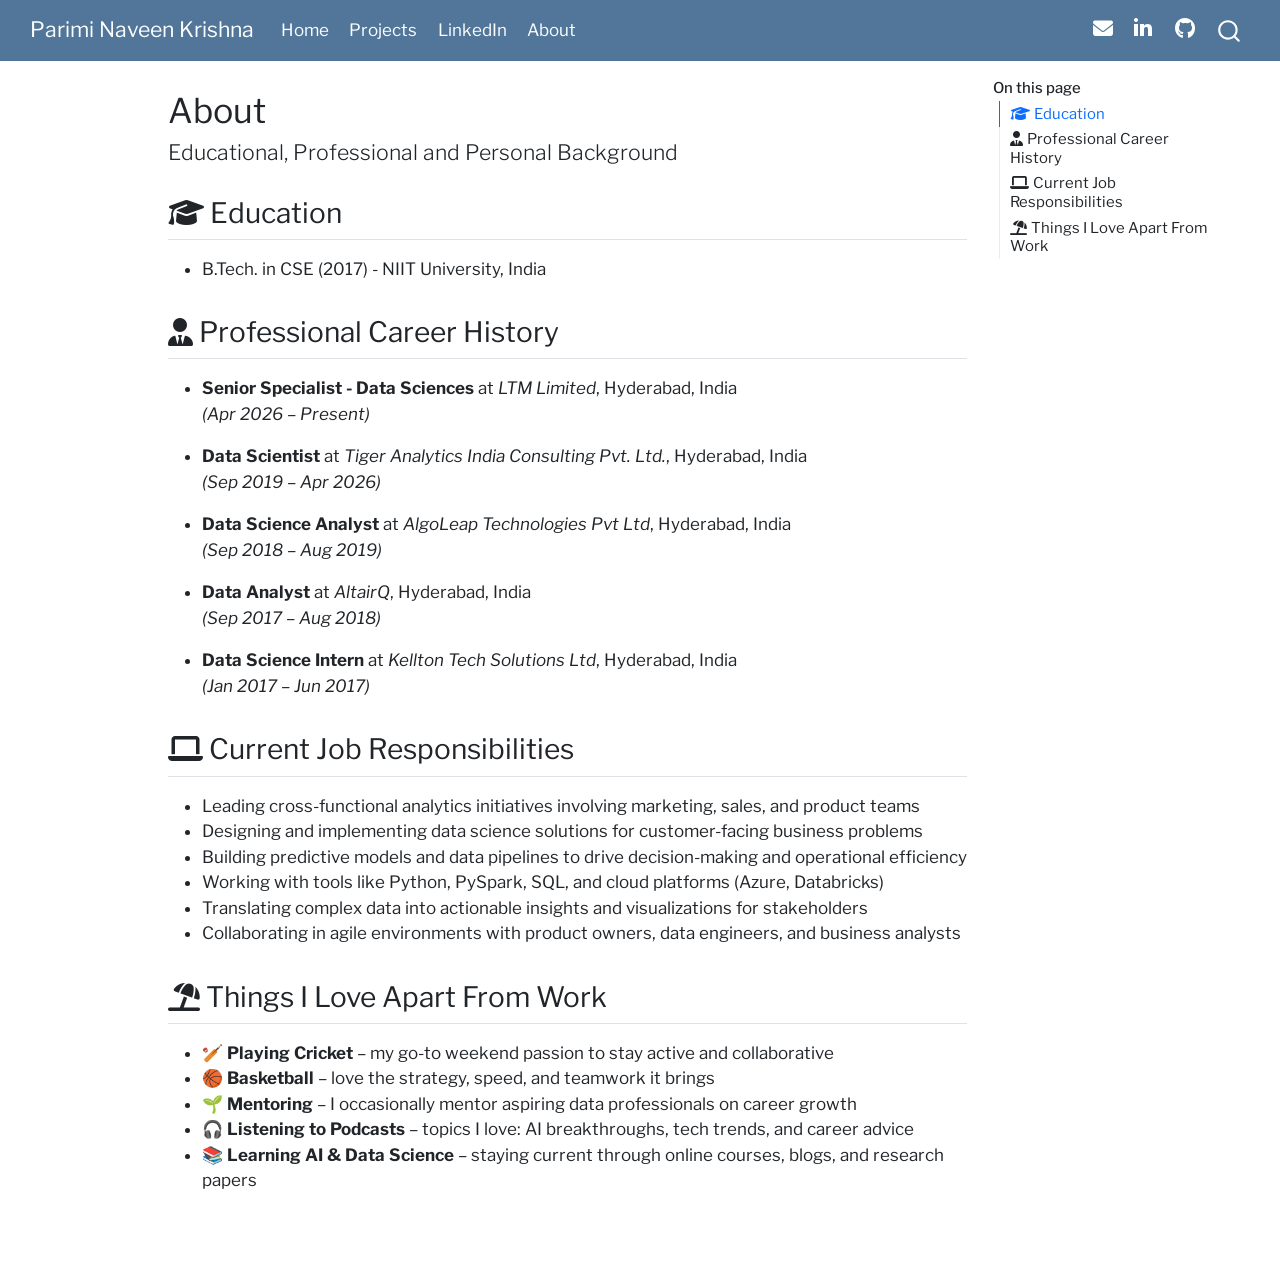
<file: about.html>
<!DOCTYPE html>
<html xmlns="http://www.w3.org/1999/xhtml" lang="en" xml:lang="en"><head>

<meta charset="utf-8">
<meta name="generator" content="quarto-1.10.20">

<meta name="viewport" content="width=device-width, initial-scale=1.0, user-scalable=yes">


<title>About – Parimi Naveen Krishna</title>
<style>
/* Default styles provided by pandoc.
** See https://pandoc.org/MANUAL.html#variables-for-html for config info.
*/
span.smallcaps{font-variant: small-caps;}
div.columns{display: flex; gap: 1.5em;}
div.column{flex: auto;}
@media screen {
div.columns{gap: min(4vw, 1.5em);}
div.column{overflow-x: auto;}
}
div.hanging-indent{margin-left: 1.5em; text-indent: -1.5em;}
ul.task-list{list-style: none;}
ul.task-list li input[type="checkbox"] {
  width: 0.8em;
  margin: 0 0.8em 0.2em -1em; /* quarto-specific, see https://github.com/quarto-dev/quarto-cli/issues/4556 */ 
  vertical-align: middle;
}
</style>


<script src="site_libs/quarto-nav/quarto-nav.js"></script>
<script src="site_libs/quarto-nav/headroom.min.js"></script>
<script src="site_libs/clipboard/clipboard.min.js"></script>
<script src="site_libs/quarto-search/autocomplete.umd.js"></script>
<script src="site_libs/quarto-search/fuse.min.js"></script>
<script src="site_libs/quarto-search/quarto-search.js"></script>
<meta name="quarto:offset" content="./">
<link href="./resources/img/favicon.png" rel="icon" type="image/png">
<script src="site_libs/quarto-html/quarto.js" type="module"></script>
<script src="site_libs/quarto-html/tabsets/tabsets.js" type="module"></script>
<script src="site_libs/quarto-html/popper.min.js"></script>
<script src="site_libs/quarto-html/tippy.umd.min.js"></script>
<script src="site_libs/quarto-html/anchor.min.js"></script>
<link href="site_libs/quarto-html/tippy.css" rel="stylesheet">
<link href="site_libs/quarto-html/quarto-syntax-highlighting-74618ef78b251c16dd6222272155660e.css" rel="stylesheet" id="quarto-text-highlighting-styles">
<script src="site_libs/bootstrap/bootstrap.min.js"></script>
<link href="site_libs/bootstrap/bootstrap-icons.css" rel="stylesheet">
<link href="site_libs/bootstrap/bootstrap-03d4ed392b89a17b72fb3a83773836e5.min.css" rel="stylesheet" append-hash="true" id="quarto-bootstrap" data-mode="light">
<link href="site_libs/quarto-contrib/fontawesome6-0.1.0/all.css" rel="stylesheet">
<link href="site_libs/quarto-contrib/fontawesome6-0.1.0/latex-fontsize.css" rel="stylesheet">
<script id="quarto-search-options" type="application/json">{
  "location": "navbar",
  "copy-button": false,
  "collapse-after": 3,
  "panel-placement": "end",
  "type": "overlay",
  "limit": 50,
  "keyboard-shortcut": [
    "f",
    "/",
    "s"
  ],
  "show-item-context": false,
  "language": {
    "search-no-results-text": "No results",
    "search-matching-documents-text": "matching documents",
    "search-copy-link-title": "Copy link to search",
    "search-hide-matches-text": "Hide additional matches",
    "search-more-match-text": "more match in this document",
    "search-more-matches-text": "more matches in this document",
    "search-clear-button-title": "Clear",
    "search-text-placeholder": "",
    "search-detached-cancel-button-title": "Cancel",
    "search-submit-button-title": "Submit",
    "search-label": "Search"
  }
}</script>


</head>

<body class="nav-fixed quarto-light">

<div id="quarto-search-results"></div>
  <header id="quarto-header" class="headroom fixed-top">
    <nav class="navbar navbar-expand-lg " data-bs-theme="dark">
      <div class="navbar-container container-fluid">
      <div class="navbar-brand-container mx-auto">
    <a class="navbar-brand" href="./index.html">
    <span class="navbar-title">Parimi Naveen Krishna</span>
    </a>
  </div>
            <div id="quarto-search" class="" title="Search"></div>
          <button class="navbar-toggler" type="button" data-bs-toggle="collapse" data-bs-target="#navbarCollapse" aria-controls="navbarCollapse" role="menu" aria-expanded="false" aria-label="Toggle navigation" onclick="if (window.quartoToggleHeadroom) { window.quartoToggleHeadroom(); }">
  <span class="navbar-toggler-icon"></span>
</button>
          <div class="collapse navbar-collapse" id="navbarCollapse">
            <ul class="navbar-nav navbar-nav-scroll me-auto">
  <li class="nav-item">
    <a class="nav-link" href="./index.html"> 
<span class="menu-text">Home</span></a>
  </li>  
  <li class="nav-item">
    <a class="nav-link" href="./projects.html"> 
<span class="menu-text">Projects</span></a>
  </li>  
  <li class="nav-item">
    <a class="nav-link" href="https://linkedin.com/in/pnaveenkrishna/"> 
<span class="menu-text">LinkedIn</span></a>
  </li>  
  <li class="nav-item">
    <a class="nav-link active" href="./about.html" aria-current="page"> 
<span class="menu-text">About</span></a>
  </li>  
</ul>
            <ul class="navbar-nav navbar-nav-scroll ms-auto">
  <li class="nav-item">
    <a class="nav-link" href="mailto:naveen.parimi95@gmail.com@gmail.com"> 
<span class="menu-text"><i class="fa-solid fa-envelope fa-large" aria-label="envelope"></i></span></a>
  </li>  
  <li class="nav-item">
    <a class="nav-link" href="https://linkedin.com/in/pnaveenkrishna/"> 
<span class="menu-text"><i class="fa-brands fa-linkedin-in fa-large" aria-label="linkedin-in"></i></span></a>
  </li>  
  <li class="nav-item">
    <a class="nav-link" href="https://www.github.com/naveenparimi-ds/"> 
<span class="menu-text"><i class="fa-brands fa-github fa-large" aria-label="github"></i></span></a>
  </li>  
</ul>
          </div> <!-- /navcollapse -->
            <div class="quarto-navbar-tools">
</div>
      </div> <!-- /container-fluid -->
    </nav>
</header>
<!-- content -->
<div id="quarto-content" class="quarto-container page-columns page-rows-contents page-layout-article page-navbar">
<!-- sidebar -->
<!-- margin-sidebar -->
    <div id="quarto-margin-sidebar" class="sidebar margin-sidebar">
        <nav id="TOC" role="doc-toc" class="toc-active">
    <h2 id="toc-title">On this page</h2>
   
  <ul>
  <li><a href="#b58fc729-690b-4000-b19f-365a4093b2ff7b7b3c2066612067726164756174696f6e2d636170203e7d7d-education" id="toc-b58fc729-690b-4000-b19f-365a4093b2ff7b7b3c2066612067726164756174696f6e2d636170203e7d7d-education" class="nav-link active" data-scroll-target="#b58fc729-690b-4000-b19f-365a4093b2ff7b7b3c2066612067726164756174696f6e2d636170203e7d7d-education"><i class="fa-solid fa-graduation-cap" aria-label="graduation-cap"></i> Education</a></li>
  <li><a href="#b58fc729-690b-4000-b19f-365a4093b2ff7b7b3c20666120757365722d746965203e7d7d-professional-career-history" id="toc-b58fc729-690b-4000-b19f-365a4093b2ff7b7b3c20666120757365722d746965203e7d7d-professional-career-history" class="nav-link" data-scroll-target="#b58fc729-690b-4000-b19f-365a4093b2ff7b7b3c20666120757365722d746965203e7d7d-professional-career-history"><i class="fa-solid fa-user-tie" aria-label="user-tie"></i> Professional Career History</a></li>
  <li><a href="#b58fc729-690b-4000-b19f-365a4093b2ff7b7b3c206661206c6170746f70203e7d7d-current-job-responsibilities" id="toc-b58fc729-690b-4000-b19f-365a4093b2ff7b7b3c206661206c6170746f70203e7d7d-current-job-responsibilities" class="nav-link" data-scroll-target="#b58fc729-690b-4000-b19f-365a4093b2ff7b7b3c206661206c6170746f70203e7d7d-current-job-responsibilities"><i class="fa-solid fa-laptop" aria-label="laptop"></i> Current Job Responsibilities</a></li>
  <li><a href="#b58fc729-690b-4000-b19f-365a4093b2ff7b7b3c20666120756d6272656c6c612d6265616368203e7d7d-things-i-love-apart-from-work" id="toc-b58fc729-690b-4000-b19f-365a4093b2ff7b7b3c20666120756d6272656c6c612d6265616368203e7d7d-things-i-love-apart-from-work" class="nav-link" data-scroll-target="#b58fc729-690b-4000-b19f-365a4093b2ff7b7b3c20666120756d6272656c6c612d6265616368203e7d7d-things-i-love-apart-from-work"><i class="fa-solid fa-umbrella-beach" aria-label="umbrella-beach"></i> Things I Love Apart From Work</a></li>
  </ul>
</nav>
    </div>
<!-- main -->
<main class="content" id="quarto-document-content">

<header id="title-block-header" class="quarto-title-block default">
<div class="quarto-title">
<h1 class="title">About</h1>
<p class="subtitle lead">Educational, Professional and Personal Background</p>
</div>



<div class="quarto-title-meta">

    
  
    
  </div>
  


</header>


<section id="b58fc729-690b-4000-b19f-365a4093b2ff7b7b3c2066612067726164756174696f6e2d636170203e7d7d-education" class="level2">
<h2 class="anchored" data-anchor-id="b58fc729-690b-4000-b19f-365a4093b2ff7b7b3c2066612067726164756174696f6e2d636170203e7d7d-education"><i class="fa-solid fa-graduation-cap" aria-label="graduation-cap"></i> Education</h2>
<ul>
<li>B.Tech. in CSE (2017) - NIIT University, India</li>
</ul>
</section>
<section id="b58fc729-690b-4000-b19f-365a4093b2ff7b7b3c20666120757365722d746965203e7d7d-professional-career-history" class="level2">
<h2 class="anchored" data-anchor-id="b58fc729-690b-4000-b19f-365a4093b2ff7b7b3c20666120757365722d746965203e7d7d-professional-career-history"><i class="fa-solid fa-user-tie" aria-label="user-tie"></i> Professional Career History</h2>
<ul>
<li><p><strong>Senior Specialist - Data Sciences</strong> at <em>LTM Limited</em>, Hyderabad, India<br>
<em>(Apr 2026 – Present)</em></p></li>
<li><p><strong>Data Scientist</strong> at <em>Tiger Analytics India Consulting Pvt. Ltd.</em>, Hyderabad, India<br>
<em>(Sep 2019 – Apr 2026)</em></p></li>
<li><p><strong>Data Science Analyst</strong> at <em>AlgoLeap Technologies Pvt Ltd</em>, Hyderabad, India<br>
<em>(Sep 2018 – Aug 2019)</em></p></li>
<li><p><strong>Data Analyst</strong> at <em>AltairQ</em>, Hyderabad, India<br>
<em>(Sep 2017 – Aug 2018)</em></p></li>
<li><p><strong>Data Science Intern</strong> at <em>Kellton Tech Solutions Ltd</em>, Hyderabad, India<br>
<em>(Jan 2017 – Jun 2017)</em></p></li>
</ul>
</section>
<section id="b58fc729-690b-4000-b19f-365a4093b2ff7b7b3c206661206c6170746f70203e7d7d-current-job-responsibilities" class="level2">
<h2 class="anchored" data-anchor-id="b58fc729-690b-4000-b19f-365a4093b2ff7b7b3c206661206c6170746f70203e7d7d-current-job-responsibilities"><i class="fa-solid fa-laptop" aria-label="laptop"></i> Current Job Responsibilities</h2>
<ul>
<li>Leading cross-functional analytics initiatives involving marketing, sales, and product teams<br>
</li>
<li>Designing and implementing data science solutions for customer-facing business problems<br>
</li>
<li>Building predictive models and data pipelines to drive decision-making and operational efficiency<br>
</li>
<li>Working with tools like Python, PySpark, SQL, and cloud platforms (Azure, Databricks)<br>
</li>
<li>Translating complex data into actionable insights and visualizations for stakeholders<br>
</li>
<li>Collaborating in agile environments with product owners, data engineers, and business analysts</li>
</ul>
</section>
<section id="b58fc729-690b-4000-b19f-365a4093b2ff7b7b3c20666120756d6272656c6c612d6265616368203e7d7d-things-i-love-apart-from-work" class="level2">
<h2 class="anchored" data-anchor-id="b58fc729-690b-4000-b19f-365a4093b2ff7b7b3c20666120756d6272656c6c612d6265616368203e7d7d-things-i-love-apart-from-work"><i class="fa-solid fa-umbrella-beach" aria-label="umbrella-beach"></i> Things I Love Apart From Work</h2>
<ul>
<li>🏏 <strong>Playing Cricket</strong> – my go-to weekend passion to stay active and collaborative<br>
</li>
<li>🏀 <strong>Basketball</strong> – love the strategy, speed, and teamwork it brings<br>
</li>
<li>🌱 <strong>Mentoring</strong> – I occasionally mentor aspiring data professionals on career growth</li>
<li>🎧 <strong>Listening to Podcasts</strong> – topics I love: AI breakthroughs, tech trends, and career advice<br>
</li>
<li>📚 <strong>Learning AI &amp; Data Science</strong> – staying current through online courses, blogs, and research papers</li>
</ul>


</section>

</main> <!-- /main -->
<script id="quarto-html-after-body" type="application/javascript">
  window.document.addEventListener("DOMContentLoaded", function (event) {
    const icon = "";
    const anchorJS = new window.AnchorJS();
    anchorJS.options = {
      placement: 'right',
      icon: icon
    };
    anchorJS.add('.anchored');
    const isCodeAnnotation = (el) => {
      for (const clz of el.classList) {
        if (clz.startsWith('code-annotation-')) {                     
          return true;
        }
      }
      return false;
    }
    const onCopySuccess = function(e) {
      // button target
      const button = e.trigger;
      // don't keep focus
      button.blur();
      // flash "checked"
      button.classList.add('code-copy-button-checked');
      var currentTitle = button.getAttribute("title");
      button.setAttribute("title", "Copied!");
      let tooltip;
      if (window.bootstrap) {
        button.setAttribute("data-bs-toggle", "tooltip");
        button.setAttribute("data-bs-placement", "left");
        button.setAttribute("data-bs-title", "Copied!");
        tooltip = new bootstrap.Tooltip(button, 
          { trigger: "manual", 
            customClass: "code-copy-button-tooltip",
            offset: [0, -8]});
        tooltip.show();    
      }
      setTimeout(function() {
        if (tooltip) {
          tooltip.hide();
          button.removeAttribute("data-bs-title");
          button.removeAttribute("data-bs-toggle");
          button.removeAttribute("data-bs-placement");
        }
        button.setAttribute("title", currentTitle);
        button.classList.remove('code-copy-button-checked');
      }, 1000);
      // clear code selection
      e.clearSelection();
    }
    const getTextToCopy = function(trigger) {
      const outerScaffold = trigger.parentElement.cloneNode(true);
      const codeEl = outerScaffold.querySelector('code');
      for (const childEl of codeEl.children) {
        if (isCodeAnnotation(childEl)) {
          childEl.remove();
        }
      }
      return codeEl.innerText;
    }
    const clipboard = new window.ClipboardJS('.code-copy-button:not([data-in-quarto-modal])', {
      text: getTextToCopy
    });
    clipboard.on('success', onCopySuccess);
    if (window.document.getElementById('quarto-embedded-source-code-modal')) {
      const clipboardModal = new window.ClipboardJS('.code-copy-button[data-in-quarto-modal]', {
        text: getTextToCopy,
        container: window.document.getElementById('quarto-embedded-source-code-modal')
      });
      clipboardModal.on('success', onCopySuccess);
    }
      var localhostRegex = new RegExp(/^(?:http|https):\/\/localhost\:?[0-9]*\//);
      var mailtoRegex = new RegExp(/^mailto:/);
        var filterRegex = new RegExp("https:\/\/naveenparimi-ds\.github\.io\/");
      var isInternal = (href) => {
          return filterRegex.test(href) || localhostRegex.test(href) || mailtoRegex.test(href);
      }
      // Inspect non-navigation links and adorn them if external
     var links = window.document.querySelectorAll('a[href]:not(.nav-link):not(.navbar-brand):not(.toc-action):not(.sidebar-link):not(.sidebar-item-toggle):not(.pagination-link):not(.no-external):not([aria-hidden]):not(.dropdown-item):not(.quarto-navigation-tool):not(.about-link)');
      for (var i=0; i<links.length; i++) {
        const link = links[i];
        if (!isInternal(link.href)) {
          // undo the damage that might have been done by quarto-nav.js in the case of
          // links that we want to consider external
          if (link.dataset.originalHref !== undefined) {
            link.href = link.dataset.originalHref;
          }
        }
      }
    function tippyHover(el, contentFn, onTriggerFn, onUntriggerFn) {
      const config = {
        allowHTML: true,
        maxWidth: 500,
        delay: 100,
        arrow: false,
        appendTo: function(el) {
            return el.parentElement;
        },
        interactive: true,
        interactiveBorder: 10,
        theme: 'quarto',
        placement: 'bottom-start',
      };
      if (contentFn) {
        config.content = contentFn;
      }
      if (onTriggerFn) {
        config.onTrigger = onTriggerFn;
      }
      if (onUntriggerFn) {
        config.onUntrigger = onUntriggerFn;
      }
      window.tippy(el, config); 
    }
    const noterefs = window.document.querySelectorAll('a[role="doc-noteref"]');
    for (var i=0; i<noterefs.length; i++) {
      const ref = noterefs[i];
      tippyHover(ref, function() {
        // use id or data attribute instead here
        let href = ref.getAttribute('data-footnote-href') || ref.getAttribute('href');
        try { href = new URL(href).hash; } catch {}
        const id = href.replace(/^#\/?/, "");
        const note = window.document.getElementById(id);
        if (note) {
          return note.innerHTML;
        } else {
          return "";
        }
      });
    }
    const xrefs = window.document.querySelectorAll('a.quarto-xref');
    const processXRef = (id, note) => {
      // Strip column container classes
      const stripColumnClz = (el) => {
        el.classList.remove("page-full", "page-columns");
        if (el.children) {
          for (const child of el.children) {
            stripColumnClz(child);
          }
        }
      }
      stripColumnClz(note)
      if (id === null || id.startsWith('sec-')) {
        // Special case sections, only their first couple elements
        const container = document.createElement("div");
        if (note.children && note.children.length > 2) {
          container.appendChild(note.children[0].cloneNode(true));
          for (let i = 1; i < note.children.length; i++) {
            const child = note.children[i];
            if (child.tagName === "P" && child.innerText === "") {
              continue;
            } else {
              container.appendChild(child.cloneNode(true));
              break;
            }
          }
          if (window.Quarto?.typesetMath) {
            window.Quarto.typesetMath(container);
          }
          return container.innerHTML
        } else {
          if (window.Quarto?.typesetMath) {
            window.Quarto.typesetMath(note);
          }
          return note.innerHTML;
        }
      } else {
        // Remove any anchor links if they are present
        const anchorLink = note.querySelector('a.anchorjs-link');
        if (anchorLink) {
          anchorLink.remove();
        }
        if (window.Quarto?.typesetMath) {
          window.Quarto.typesetMath(note);
        }
        if (note.classList.contains("callout")) {
          return note.outerHTML;
        } else {
          return note.innerHTML;
        }
      }
    }
    for (var i=0; i<xrefs.length; i++) {
      const xref = xrefs[i];
      tippyHover(xref, undefined, function(instance) {
        instance.disable();
        let url = xref.getAttribute('href');
        let hash = undefined; 
        if (url.startsWith('#')) {
          hash = url;
        } else {
          try { hash = new URL(url).hash; } catch {}
        }
        if (hash) {
          const id = hash.replace(/^#\/?/, "");
          const note = window.document.getElementById(id);
          if (note !== null) {
            try {
              const html = processXRef(id, note.cloneNode(true));
              instance.setContent(html);
            } finally {
              instance.enable();
              instance.show();
            }
          } else {
            // See if we can fetch this
            fetch(url.split('#')[0])
            .then(res => res.text())
            .then(html => {
              const parser = new DOMParser();
              const htmlDoc = parser.parseFromString(html, "text/html");
              const note = htmlDoc.getElementById(id);
              if (note !== null) {
                const html = processXRef(id, note);
                instance.setContent(html);
              } 
            }).finally(() => {
              instance.enable();
              instance.show();
            });
          }
        } else {
          // See if we can fetch a full url (with no hash to target)
          // This is a special case and we should probably do some content thinning / targeting
          fetch(url)
          .then(res => res.text())
          .then(html => {
            const parser = new DOMParser();
            const htmlDoc = parser.parseFromString(html, "text/html");
            const note = htmlDoc.querySelector('main.content');
            if (note !== null) {
              // This should only happen for chapter cross references
              // (since there is no id in the URL)
              // remove the first header
              if (note.children.length > 0 && note.children[0].tagName === "HEADER") {
                note.children[0].remove();
              }
              const html = processXRef(null, note);
              instance.setContent(html);
            } 
          }).finally(() => {
            instance.enable();
            instance.show();
          });
        }
      }, function(instance) {
      });
    }
        let selectedAnnoteEl;
        const selectorForAnnotation = ( cell, annotation) => {
          let cellAttr = 'data-code-cell="' + cell + '"';
          let lineAttr = 'data-code-annotation="' +  annotation + '"';
          const selector = 'span[' + cellAttr + '][' + lineAttr + ']';
          return selector;
        }
        const selectCodeLines = (annoteEl) => {
          const doc = window.document;
          const targetCell = annoteEl.getAttribute("data-target-cell");
          const targetAnnotation = annoteEl.getAttribute("data-target-annotation");
          const annoteSpan = window.document.querySelector(selectorForAnnotation(targetCell, targetAnnotation));
          const lines = annoteSpan.getAttribute("data-code-lines").split(",");
          const lineIds = lines.map((line) => {
            return targetCell + "-" + line;
          })
          let top = null;
          let height = null;
          let parent = null;
          if (lineIds.length > 0) {
              //compute the position of the single el (top and bottom and make a div)
              const el = window.document.getElementById(lineIds[0]);
              top = el.offsetTop;
              height = el.offsetHeight;
              parent = el.parentElement.parentElement;
            if (lineIds.length > 1) {
              const lastEl = window.document.getElementById(lineIds[lineIds.length - 1]);
              const bottom = lastEl.offsetTop + lastEl.offsetHeight;
              height = bottom - top;
            }
            if (top !== null && height !== null && parent !== null) {
              // cook up a div (if necessary) and position it 
              let div = window.document.getElementById("code-annotation-line-highlight");
              if (div === null) {
                div = window.document.createElement("div");
                div.setAttribute("id", "code-annotation-line-highlight");
                div.style.position = 'absolute';
                parent.appendChild(div);
              }
              div.style.top = top - 2 + "px";
              div.style.height = height + 4 + "px";
              div.style.left = 0;
              let gutterDiv = window.document.getElementById("code-annotation-line-highlight-gutter");
              if (gutterDiv === null) {
                gutterDiv = window.document.createElement("div");
                gutterDiv.setAttribute("id", "code-annotation-line-highlight-gutter");
                gutterDiv.style.position = 'absolute';
                const codeCell = window.document.getElementById(targetCell);
                const gutter = codeCell.querySelector('.code-annotation-gutter');
                gutter.appendChild(gutterDiv);
              }
              gutterDiv.style.top = top - 2 + "px";
              gutterDiv.style.height = height + 4 + "px";
            }
            selectedAnnoteEl = annoteEl;
          }
        };
        const unselectCodeLines = () => {
          const elementsIds = ["code-annotation-line-highlight", "code-annotation-line-highlight-gutter"];
          elementsIds.forEach((elId) => {
            const div = window.document.getElementById(elId);
            if (div) {
              div.remove();
            }
          });
          selectedAnnoteEl = undefined;
        };
          // Handle positioning of the toggle
      window.addEventListener(
        "resize",
        throttle(() => {
          elRect = undefined;
          if (selectedAnnoteEl) {
            selectCodeLines(selectedAnnoteEl);
          }
        }, 10)
      );
      function throttle(fn, ms) {
      let throttle = false;
      let timer;
        return (...args) => {
          if(!throttle) { // first call gets through
              fn.apply(this, args);
              throttle = true;
          } else { // all the others get throttled
              if(timer) clearTimeout(timer); // cancel #2
              timer = setTimeout(() => {
                fn.apply(this, args);
                timer = throttle = false;
              }, ms);
          }
        };
      }
        // Attach click handler to the DT
        const annoteDls = window.document.querySelectorAll('dt[data-target-cell]');
        for (const annoteDlNode of annoteDls) {
          annoteDlNode.addEventListener('click', (event) => {
            const clickedEl = event.target;
            if (clickedEl !== selectedAnnoteEl) {
              unselectCodeLines();
              const activeEl = window.document.querySelector('dt[data-target-cell].code-annotation-active');
              if (activeEl) {
                activeEl.classList.remove('code-annotation-active');
              }
              selectCodeLines(clickedEl);
              clickedEl.classList.add('code-annotation-active');
            } else {
              // Unselect the line
              unselectCodeLines();
              clickedEl.classList.remove('code-annotation-active');
            }
          });
        }
    const findCites = (el) => {
      const parentEl = el.parentElement;
      if (parentEl) {
        const cites = parentEl.dataset.cites;
        if (cites) {
          return {
            el,
            cites: cites.split(' ')
          };
        } else {
          return findCites(el.parentElement)
        }
      } else {
        return undefined;
      }
    };
    var bibliorefs = window.document.querySelectorAll('a[role="doc-biblioref"]');
    for (var i=0; i<bibliorefs.length; i++) {
      const ref = bibliorefs[i];
      const citeInfo = findCites(ref);
      if (citeInfo) {
        tippyHover(citeInfo.el, function() {
          var popup = window.document.createElement('div');
          citeInfo.cites.forEach(function(cite) {
            var citeDiv = window.document.createElement('div');
            citeDiv.classList.add('hanging-indent');
            citeDiv.classList.add('csl-entry');
            var biblioDiv = window.document.getElementById('ref-' + cite);
            if (biblioDiv) {
              citeDiv.innerHTML = biblioDiv.innerHTML;
            }
            popup.appendChild(citeDiv);
          });
          return popup.innerHTML;
        });
      }
    }
  });
  </script>
</div> <!-- /content -->




</body></html>
</file>
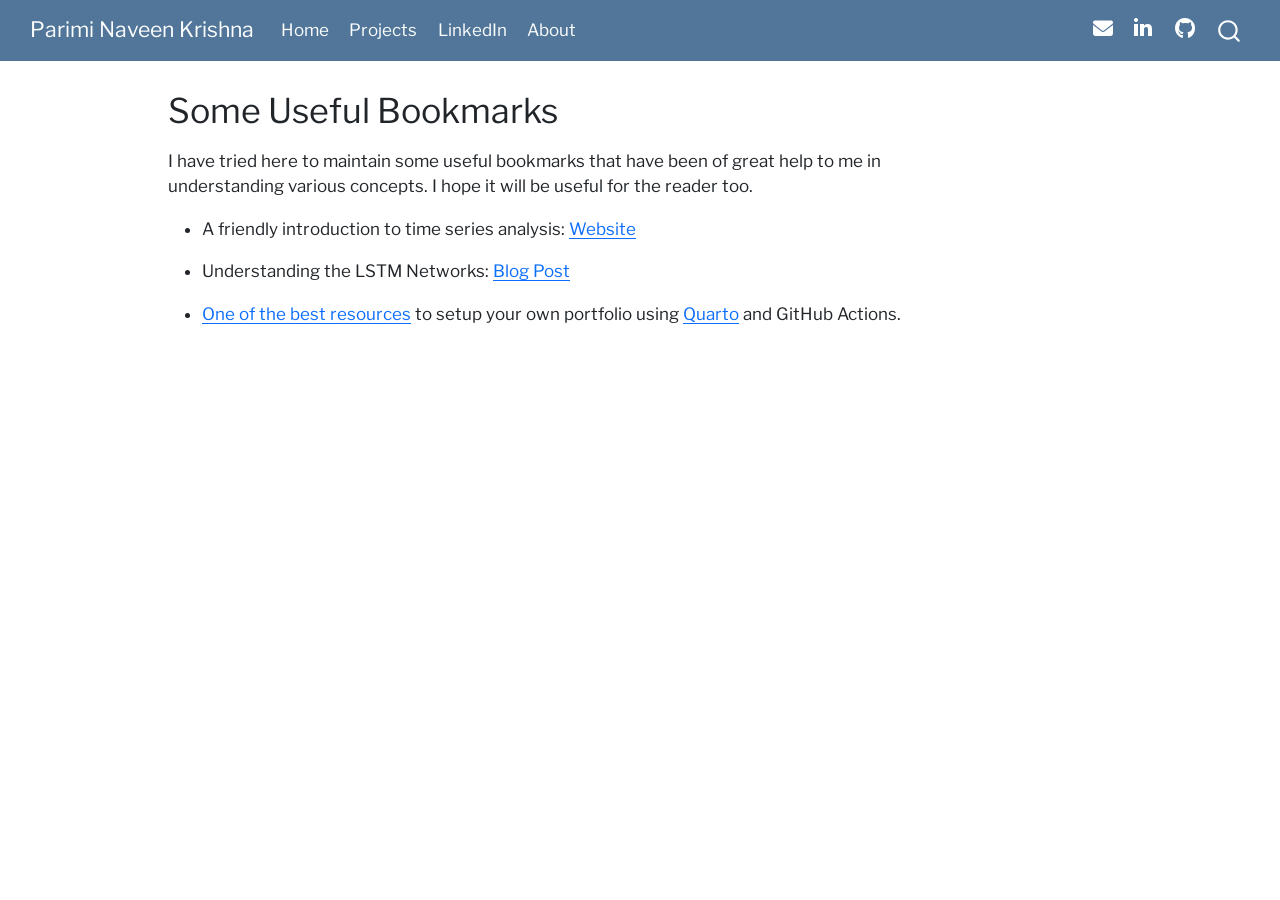
<file: bookmarks.html>
<!DOCTYPE html>
<html xmlns="http://www.w3.org/1999/xhtml" lang="en" xml:lang="en"><head>

<meta charset="utf-8">
<meta name="generator" content="quarto-1.10.20">

<meta name="viewport" content="width=device-width, initial-scale=1.0, user-scalable=yes">


<title>Some Useful Bookmarks – Parimi Naveen Krishna</title>
<style>
/* Default styles provided by pandoc.
** See https://pandoc.org/MANUAL.html#variables-for-html for config info.
*/
span.smallcaps{font-variant: small-caps;}
div.columns{display: flex; gap: 1.5em;}
div.column{flex: auto;}
@media screen {
div.columns{gap: min(4vw, 1.5em);}
div.column{overflow-x: auto;}
}
div.hanging-indent{margin-left: 1.5em; text-indent: -1.5em;}
ul.task-list{list-style: none;}
ul.task-list li input[type="checkbox"] {
  width: 0.8em;
  margin: 0 0.8em 0.2em -1em; /* quarto-specific, see https://github.com/quarto-dev/quarto-cli/issues/4556 */ 
  vertical-align: middle;
}
</style>


<script src="site_libs/quarto-nav/quarto-nav.js"></script>
<script src="site_libs/quarto-nav/headroom.min.js"></script>
<script src="site_libs/clipboard/clipboard.min.js"></script>
<script src="site_libs/quarto-search/autocomplete.umd.js"></script>
<script src="site_libs/quarto-search/fuse.min.js"></script>
<script src="site_libs/quarto-search/quarto-search.js"></script>
<meta name="quarto:offset" content="./">
<link href="./resources/img/favicon.png" rel="icon" type="image/png">
<script src="site_libs/quarto-html/quarto.js" type="module"></script>
<script src="site_libs/quarto-html/tabsets/tabsets.js" type="module"></script>
<script src="site_libs/quarto-html/popper.min.js"></script>
<script src="site_libs/quarto-html/tippy.umd.min.js"></script>
<script src="site_libs/quarto-html/anchor.min.js"></script>
<link href="site_libs/quarto-html/tippy.css" rel="stylesheet">
<link href="site_libs/quarto-html/quarto-syntax-highlighting-74618ef78b251c16dd6222272155660e.css" rel="stylesheet" id="quarto-text-highlighting-styles">
<script src="site_libs/bootstrap/bootstrap.min.js"></script>
<link href="site_libs/bootstrap/bootstrap-icons.css" rel="stylesheet">
<link href="site_libs/bootstrap/bootstrap-03d4ed392b89a17b72fb3a83773836e5.min.css" rel="stylesheet" append-hash="true" id="quarto-bootstrap" data-mode="light">
<link href="site_libs/quarto-contrib/fontawesome6-0.1.0/all.css" rel="stylesheet">
<link href="site_libs/quarto-contrib/fontawesome6-0.1.0/latex-fontsize.css" rel="stylesheet">
<script id="quarto-search-options" type="application/json">{
  "location": "navbar",
  "copy-button": false,
  "collapse-after": 3,
  "panel-placement": "end",
  "type": "overlay",
  "limit": 50,
  "keyboard-shortcut": [
    "f",
    "/",
    "s"
  ],
  "show-item-context": false,
  "language": {
    "search-no-results-text": "No results",
    "search-matching-documents-text": "matching documents",
    "search-copy-link-title": "Copy link to search",
    "search-hide-matches-text": "Hide additional matches",
    "search-more-match-text": "more match in this document",
    "search-more-matches-text": "more matches in this document",
    "search-clear-button-title": "Clear",
    "search-text-placeholder": "",
    "search-detached-cancel-button-title": "Cancel",
    "search-submit-button-title": "Submit",
    "search-label": "Search"
  }
}</script>


</head>

<body class="nav-fixed quarto-light">

<div id="quarto-search-results"></div>
  <header id="quarto-header" class="headroom fixed-top">
    <nav class="navbar navbar-expand-lg " data-bs-theme="dark">
      <div class="navbar-container container-fluid">
      <div class="navbar-brand-container mx-auto">
    <a class="navbar-brand" href="./index.html">
    <span class="navbar-title">Parimi Naveen Krishna</span>
    </a>
  </div>
            <div id="quarto-search" class="" title="Search"></div>
          <button class="navbar-toggler" type="button" data-bs-toggle="collapse" data-bs-target="#navbarCollapse" aria-controls="navbarCollapse" role="menu" aria-expanded="false" aria-label="Toggle navigation" onclick="if (window.quartoToggleHeadroom) { window.quartoToggleHeadroom(); }">
  <span class="navbar-toggler-icon"></span>
</button>
          <div class="collapse navbar-collapse" id="navbarCollapse">
            <ul class="navbar-nav navbar-nav-scroll me-auto">
  <li class="nav-item">
    <a class="nav-link" href="./index.html"> 
<span class="menu-text">Home</span></a>
  </li>  
  <li class="nav-item">
    <a class="nav-link" href="./projects.html"> 
<span class="menu-text">Projects</span></a>
  </li>  
  <li class="nav-item">
    <a class="nav-link" href="https://linkedin.com/in/pnaveenkrishna/"> 
<span class="menu-text">LinkedIn</span></a>
  </li>  
  <li class="nav-item">
    <a class="nav-link" href="./about.html"> 
<span class="menu-text">About</span></a>
  </li>  
</ul>
            <ul class="navbar-nav navbar-nav-scroll ms-auto">
  <li class="nav-item">
    <a class="nav-link" href="mailto:naveen.parimi95@gmail.com@gmail.com"> 
<span class="menu-text"><i class="fa-solid fa-envelope fa-large" aria-label="envelope"></i></span></a>
  </li>  
  <li class="nav-item">
    <a class="nav-link" href="https://linkedin.com/in/pnaveenkrishna/"> 
<span class="menu-text"><i class="fa-brands fa-linkedin-in fa-large" aria-label="linkedin-in"></i></span></a>
  </li>  
  <li class="nav-item">
    <a class="nav-link" href="https://www.github.com/naveenparimi-ds/"> 
<span class="menu-text"><i class="fa-brands fa-github fa-large" aria-label="github"></i></span></a>
  </li>  
</ul>
          </div> <!-- /navcollapse -->
            <div class="quarto-navbar-tools">
</div>
      </div> <!-- /container-fluid -->
    </nav>
</header>
<!-- content -->
<div id="quarto-content" class="quarto-container page-columns page-rows-contents page-layout-article page-navbar">
<!-- sidebar -->
<!-- margin-sidebar -->
    <div id="quarto-margin-sidebar" class="sidebar margin-sidebar zindex-bottom">
        
    </div>
<!-- main -->
<main class="content" id="quarto-document-content">

<header id="title-block-header" class="quarto-title-block default">
<div class="quarto-title">
<h1 class="title">Some Useful Bookmarks</h1>
</div>



<div class="quarto-title-meta">

    
  
    
  </div>
  


</header>


<p>I have tried here to maintain some useful bookmarks that have been of great help to me in understanding various concepts. I hope it will be useful for the reader too.</p>
<ul>
<li><p>A friendly introduction to time series analysis: <a href="https://stats.libretexts.org/Bookshelves/Advanced_Statistics/Time_Series_Analysis_(Aue)">Website</a></p></li>
<li><p>Understanding the LSTM Networks: <a href="https://colah.github.io/posts/2015-08-Understanding-LSTMs/">Blog Post</a></p></li>
<li><p><a href="https://thedatasavvycorner.com/blogs/03-quarto-github-actions">One of the best resources</a> to setup your own portfolio using <a href="https://quarto.org/">Quarto</a> and GitHub Actions.</p></li>
</ul>



</main> <!-- /main -->
<script id="quarto-html-after-body" type="application/javascript">
  window.document.addEventListener("DOMContentLoaded", function (event) {
    const icon = "";
    const anchorJS = new window.AnchorJS();
    anchorJS.options = {
      placement: 'right',
      icon: icon
    };
    anchorJS.add('.anchored');
    const isCodeAnnotation = (el) => {
      for (const clz of el.classList) {
        if (clz.startsWith('code-annotation-')) {                     
          return true;
        }
      }
      return false;
    }
    const onCopySuccess = function(e) {
      // button target
      const button = e.trigger;
      // don't keep focus
      button.blur();
      // flash "checked"
      button.classList.add('code-copy-button-checked');
      var currentTitle = button.getAttribute("title");
      button.setAttribute("title", "Copied!");
      let tooltip;
      if (window.bootstrap) {
        button.setAttribute("data-bs-toggle", "tooltip");
        button.setAttribute("data-bs-placement", "left");
        button.setAttribute("data-bs-title", "Copied!");
        tooltip = new bootstrap.Tooltip(button, 
          { trigger: "manual", 
            customClass: "code-copy-button-tooltip",
            offset: [0, -8]});
        tooltip.show();    
      }
      setTimeout(function() {
        if (tooltip) {
          tooltip.hide();
          button.removeAttribute("data-bs-title");
          button.removeAttribute("data-bs-toggle");
          button.removeAttribute("data-bs-placement");
        }
        button.setAttribute("title", currentTitle);
        button.classList.remove('code-copy-button-checked');
      }, 1000);
      // clear code selection
      e.clearSelection();
    }
    const getTextToCopy = function(trigger) {
      const outerScaffold = trigger.parentElement.cloneNode(true);
      const codeEl = outerScaffold.querySelector('code');
      for (const childEl of codeEl.children) {
        if (isCodeAnnotation(childEl)) {
          childEl.remove();
        }
      }
      return codeEl.innerText;
    }
    const clipboard = new window.ClipboardJS('.code-copy-button:not([data-in-quarto-modal])', {
      text: getTextToCopy
    });
    clipboard.on('success', onCopySuccess);
    if (window.document.getElementById('quarto-embedded-source-code-modal')) {
      const clipboardModal = new window.ClipboardJS('.code-copy-button[data-in-quarto-modal]', {
        text: getTextToCopy,
        container: window.document.getElementById('quarto-embedded-source-code-modal')
      });
      clipboardModal.on('success', onCopySuccess);
    }
      var localhostRegex = new RegExp(/^(?:http|https):\/\/localhost\:?[0-9]*\//);
      var mailtoRegex = new RegExp(/^mailto:/);
        var filterRegex = new RegExp("https:\/\/naveenparimi-ds\.github\.io\/");
      var isInternal = (href) => {
          return filterRegex.test(href) || localhostRegex.test(href) || mailtoRegex.test(href);
      }
      // Inspect non-navigation links and adorn them if external
     var links = window.document.querySelectorAll('a[href]:not(.nav-link):not(.navbar-brand):not(.toc-action):not(.sidebar-link):not(.sidebar-item-toggle):not(.pagination-link):not(.no-external):not([aria-hidden]):not(.dropdown-item):not(.quarto-navigation-tool):not(.about-link)');
      for (var i=0; i<links.length; i++) {
        const link = links[i];
        if (!isInternal(link.href)) {
          // undo the damage that might have been done by quarto-nav.js in the case of
          // links that we want to consider external
          if (link.dataset.originalHref !== undefined) {
            link.href = link.dataset.originalHref;
          }
        }
      }
    function tippyHover(el, contentFn, onTriggerFn, onUntriggerFn) {
      const config = {
        allowHTML: true,
        maxWidth: 500,
        delay: 100,
        arrow: false,
        appendTo: function(el) {
            return el.parentElement;
        },
        interactive: true,
        interactiveBorder: 10,
        theme: 'quarto',
        placement: 'bottom-start',
      };
      if (contentFn) {
        config.content = contentFn;
      }
      if (onTriggerFn) {
        config.onTrigger = onTriggerFn;
      }
      if (onUntriggerFn) {
        config.onUntrigger = onUntriggerFn;
      }
      window.tippy(el, config); 
    }
    const noterefs = window.document.querySelectorAll('a[role="doc-noteref"]');
    for (var i=0; i<noterefs.length; i++) {
      const ref = noterefs[i];
      tippyHover(ref, function() {
        // use id or data attribute instead here
        let href = ref.getAttribute('data-footnote-href') || ref.getAttribute('href');
        try { href = new URL(href).hash; } catch {}
        const id = href.replace(/^#\/?/, "");
        const note = window.document.getElementById(id);
        if (note) {
          return note.innerHTML;
        } else {
          return "";
        }
      });
    }
    const xrefs = window.document.querySelectorAll('a.quarto-xref');
    const processXRef = (id, note) => {
      // Strip column container classes
      const stripColumnClz = (el) => {
        el.classList.remove("page-full", "page-columns");
        if (el.children) {
          for (const child of el.children) {
            stripColumnClz(child);
          }
        }
      }
      stripColumnClz(note)
      if (id === null || id.startsWith('sec-')) {
        // Special case sections, only their first couple elements
        const container = document.createElement("div");
        if (note.children && note.children.length > 2) {
          container.appendChild(note.children[0].cloneNode(true));
          for (let i = 1; i < note.children.length; i++) {
            const child = note.children[i];
            if (child.tagName === "P" && child.innerText === "") {
              continue;
            } else {
              container.appendChild(child.cloneNode(true));
              break;
            }
          }
          if (window.Quarto?.typesetMath) {
            window.Quarto.typesetMath(container);
          }
          return container.innerHTML
        } else {
          if (window.Quarto?.typesetMath) {
            window.Quarto.typesetMath(note);
          }
          return note.innerHTML;
        }
      } else {
        // Remove any anchor links if they are present
        const anchorLink = note.querySelector('a.anchorjs-link');
        if (anchorLink) {
          anchorLink.remove();
        }
        if (window.Quarto?.typesetMath) {
          window.Quarto.typesetMath(note);
        }
        if (note.classList.contains("callout")) {
          return note.outerHTML;
        } else {
          return note.innerHTML;
        }
      }
    }
    for (var i=0; i<xrefs.length; i++) {
      const xref = xrefs[i];
      tippyHover(xref, undefined, function(instance) {
        instance.disable();
        let url = xref.getAttribute('href');
        let hash = undefined; 
        if (url.startsWith('#')) {
          hash = url;
        } else {
          try { hash = new URL(url).hash; } catch {}
        }
        if (hash) {
          const id = hash.replace(/^#\/?/, "");
          const note = window.document.getElementById(id);
          if (note !== null) {
            try {
              const html = processXRef(id, note.cloneNode(true));
              instance.setContent(html);
            } finally {
              instance.enable();
              instance.show();
            }
          } else {
            // See if we can fetch this
            fetch(url.split('#')[0])
            .then(res => res.text())
            .then(html => {
              const parser = new DOMParser();
              const htmlDoc = parser.parseFromString(html, "text/html");
              const note = htmlDoc.getElementById(id);
              if (note !== null) {
                const html = processXRef(id, note);
                instance.setContent(html);
              } 
            }).finally(() => {
              instance.enable();
              instance.show();
            });
          }
        } else {
          // See if we can fetch a full url (with no hash to target)
          // This is a special case and we should probably do some content thinning / targeting
          fetch(url)
          .then(res => res.text())
          .then(html => {
            const parser = new DOMParser();
            const htmlDoc = parser.parseFromString(html, "text/html");
            const note = htmlDoc.querySelector('main.content');
            if (note !== null) {
              // This should only happen for chapter cross references
              // (since there is no id in the URL)
              // remove the first header
              if (note.children.length > 0 && note.children[0].tagName === "HEADER") {
                note.children[0].remove();
              }
              const html = processXRef(null, note);
              instance.setContent(html);
            } 
          }).finally(() => {
            instance.enable();
            instance.show();
          });
        }
      }, function(instance) {
      });
    }
        let selectedAnnoteEl;
        const selectorForAnnotation = ( cell, annotation) => {
          let cellAttr = 'data-code-cell="' + cell + '"';
          let lineAttr = 'data-code-annotation="' +  annotation + '"';
          const selector = 'span[' + cellAttr + '][' + lineAttr + ']';
          return selector;
        }
        const selectCodeLines = (annoteEl) => {
          const doc = window.document;
          const targetCell = annoteEl.getAttribute("data-target-cell");
          const targetAnnotation = annoteEl.getAttribute("data-target-annotation");
          const annoteSpan = window.document.querySelector(selectorForAnnotation(targetCell, targetAnnotation));
          const lines = annoteSpan.getAttribute("data-code-lines").split(",");
          const lineIds = lines.map((line) => {
            return targetCell + "-" + line;
          })
          let top = null;
          let height = null;
          let parent = null;
          if (lineIds.length > 0) {
              //compute the position of the single el (top and bottom and make a div)
              const el = window.document.getElementById(lineIds[0]);
              top = el.offsetTop;
              height = el.offsetHeight;
              parent = el.parentElement.parentElement;
            if (lineIds.length > 1) {
              const lastEl = window.document.getElementById(lineIds[lineIds.length - 1]);
              const bottom = lastEl.offsetTop + lastEl.offsetHeight;
              height = bottom - top;
            }
            if (top !== null && height !== null && parent !== null) {
              // cook up a div (if necessary) and position it 
              let div = window.document.getElementById("code-annotation-line-highlight");
              if (div === null) {
                div = window.document.createElement("div");
                div.setAttribute("id", "code-annotation-line-highlight");
                div.style.position = 'absolute';
                parent.appendChild(div);
              }
              div.style.top = top - 2 + "px";
              div.style.height = height + 4 + "px";
              div.style.left = 0;
              let gutterDiv = window.document.getElementById("code-annotation-line-highlight-gutter");
              if (gutterDiv === null) {
                gutterDiv = window.document.createElement("div");
                gutterDiv.setAttribute("id", "code-annotation-line-highlight-gutter");
                gutterDiv.style.position = 'absolute';
                const codeCell = window.document.getElementById(targetCell);
                const gutter = codeCell.querySelector('.code-annotation-gutter');
                gutter.appendChild(gutterDiv);
              }
              gutterDiv.style.top = top - 2 + "px";
              gutterDiv.style.height = height + 4 + "px";
            }
            selectedAnnoteEl = annoteEl;
          }
        };
        const unselectCodeLines = () => {
          const elementsIds = ["code-annotation-line-highlight", "code-annotation-line-highlight-gutter"];
          elementsIds.forEach((elId) => {
            const div = window.document.getElementById(elId);
            if (div) {
              div.remove();
            }
          });
          selectedAnnoteEl = undefined;
        };
          // Handle positioning of the toggle
      window.addEventListener(
        "resize",
        throttle(() => {
          elRect = undefined;
          if (selectedAnnoteEl) {
            selectCodeLines(selectedAnnoteEl);
          }
        }, 10)
      );
      function throttle(fn, ms) {
      let throttle = false;
      let timer;
        return (...args) => {
          if(!throttle) { // first call gets through
              fn.apply(this, args);
              throttle = true;
          } else { // all the others get throttled
              if(timer) clearTimeout(timer); // cancel #2
              timer = setTimeout(() => {
                fn.apply(this, args);
                timer = throttle = false;
              }, ms);
          }
        };
      }
        // Attach click handler to the DT
        const annoteDls = window.document.querySelectorAll('dt[data-target-cell]');
        for (const annoteDlNode of annoteDls) {
          annoteDlNode.addEventListener('click', (event) => {
            const clickedEl = event.target;
            if (clickedEl !== selectedAnnoteEl) {
              unselectCodeLines();
              const activeEl = window.document.querySelector('dt[data-target-cell].code-annotation-active');
              if (activeEl) {
                activeEl.classList.remove('code-annotation-active');
              }
              selectCodeLines(clickedEl);
              clickedEl.classList.add('code-annotation-active');
            } else {
              // Unselect the line
              unselectCodeLines();
              clickedEl.classList.remove('code-annotation-active');
            }
          });
        }
    const findCites = (el) => {
      const parentEl = el.parentElement;
      if (parentEl) {
        const cites = parentEl.dataset.cites;
        if (cites) {
          return {
            el,
            cites: cites.split(' ')
          };
        } else {
          return findCites(el.parentElement)
        }
      } else {
        return undefined;
      }
    };
    var bibliorefs = window.document.querySelectorAll('a[role="doc-biblioref"]');
    for (var i=0; i<bibliorefs.length; i++) {
      const ref = bibliorefs[i];
      const citeInfo = findCites(ref);
      if (citeInfo) {
        tippyHover(citeInfo.el, function() {
          var popup = window.document.createElement('div');
          citeInfo.cites.forEach(function(cite) {
            var citeDiv = window.document.createElement('div');
            citeDiv.classList.add('hanging-indent');
            citeDiv.classList.add('csl-entry');
            var biblioDiv = window.document.getElementById('ref-' + cite);
            if (biblioDiv) {
              citeDiv.innerHTML = biblioDiv.innerHTML;
            }
            popup.appendChild(citeDiv);
          });
          return popup.innerHTML;
        });
      }
    }
  });
  </script>
</div> <!-- /content -->




</body></html>
</file>
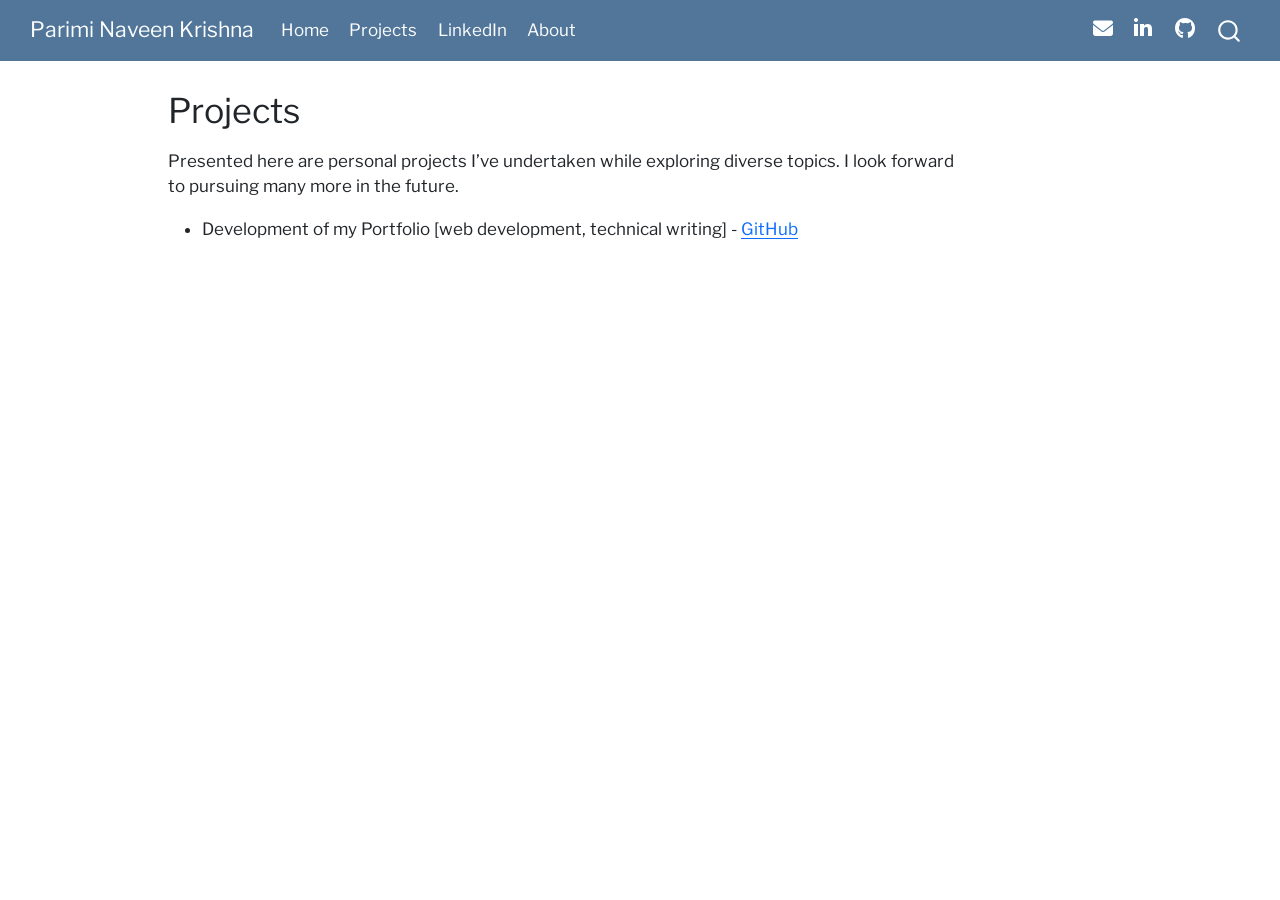
<file: projects.html>
<!DOCTYPE html>
<html xmlns="http://www.w3.org/1999/xhtml" lang="en" xml:lang="en"><head>

<meta charset="utf-8">
<meta name="generator" content="quarto-1.10.20">

<meta name="viewport" content="width=device-width, initial-scale=1.0, user-scalable=yes">


<title>Projects – Parimi Naveen Krishna</title>
<style>
/* Default styles provided by pandoc.
** See https://pandoc.org/MANUAL.html#variables-for-html for config info.
*/
span.smallcaps{font-variant: small-caps;}
div.columns{display: flex; gap: 1.5em;}
div.column{flex: auto;}
@media screen {
div.columns{gap: min(4vw, 1.5em);}
div.column{overflow-x: auto;}
}
div.hanging-indent{margin-left: 1.5em; text-indent: -1.5em;}
ul.task-list{list-style: none;}
ul.task-list li input[type="checkbox"] {
  width: 0.8em;
  margin: 0 0.8em 0.2em -1em; /* quarto-specific, see https://github.com/quarto-dev/quarto-cli/issues/4556 */ 
  vertical-align: middle;
}
</style>


<script src="site_libs/quarto-nav/quarto-nav.js"></script>
<script src="site_libs/quarto-nav/headroom.min.js"></script>
<script src="site_libs/clipboard/clipboard.min.js"></script>
<script src="site_libs/quarto-search/autocomplete.umd.js"></script>
<script src="site_libs/quarto-search/fuse.min.js"></script>
<script src="site_libs/quarto-search/quarto-search.js"></script>
<meta name="quarto:offset" content="./">
<link href="./resources/img/favicon.png" rel="icon" type="image/png">
<script src="site_libs/quarto-html/quarto.js" type="module"></script>
<script src="site_libs/quarto-html/tabsets/tabsets.js" type="module"></script>
<script src="site_libs/quarto-html/popper.min.js"></script>
<script src="site_libs/quarto-html/tippy.umd.min.js"></script>
<script src="site_libs/quarto-html/anchor.min.js"></script>
<link href="site_libs/quarto-html/tippy.css" rel="stylesheet">
<link href="site_libs/quarto-html/quarto-syntax-highlighting-74618ef78b251c16dd6222272155660e.css" rel="stylesheet" id="quarto-text-highlighting-styles">
<script src="site_libs/bootstrap/bootstrap.min.js"></script>
<link href="site_libs/bootstrap/bootstrap-icons.css" rel="stylesheet">
<link href="site_libs/bootstrap/bootstrap-03d4ed392b89a17b72fb3a83773836e5.min.css" rel="stylesheet" append-hash="true" id="quarto-bootstrap" data-mode="light">
<link href="site_libs/quarto-contrib/fontawesome6-0.1.0/all.css" rel="stylesheet">
<link href="site_libs/quarto-contrib/fontawesome6-0.1.0/latex-fontsize.css" rel="stylesheet">
<script id="quarto-search-options" type="application/json">{
  "location": "navbar",
  "copy-button": false,
  "collapse-after": 3,
  "panel-placement": "end",
  "type": "overlay",
  "limit": 50,
  "keyboard-shortcut": [
    "f",
    "/",
    "s"
  ],
  "show-item-context": false,
  "language": {
    "search-no-results-text": "No results",
    "search-matching-documents-text": "matching documents",
    "search-copy-link-title": "Copy link to search",
    "search-hide-matches-text": "Hide additional matches",
    "search-more-match-text": "more match in this document",
    "search-more-matches-text": "more matches in this document",
    "search-clear-button-title": "Clear",
    "search-text-placeholder": "",
    "search-detached-cancel-button-title": "Cancel",
    "search-submit-button-title": "Submit",
    "search-label": "Search"
  }
}</script>


</head>

<body class="nav-fixed quarto-light">

<div id="quarto-search-results"></div>
  <header id="quarto-header" class="headroom fixed-top">
    <nav class="navbar navbar-expand-lg " data-bs-theme="dark">
      <div class="navbar-container container-fluid">
      <div class="navbar-brand-container mx-auto">
    <a class="navbar-brand" href="./index.html">
    <span class="navbar-title">Parimi Naveen Krishna</span>
    </a>
  </div>
            <div id="quarto-search" class="" title="Search"></div>
          <button class="navbar-toggler" type="button" data-bs-toggle="collapse" data-bs-target="#navbarCollapse" aria-controls="navbarCollapse" role="menu" aria-expanded="false" aria-label="Toggle navigation" onclick="if (window.quartoToggleHeadroom) { window.quartoToggleHeadroom(); }">
  <span class="navbar-toggler-icon"></span>
</button>
          <div class="collapse navbar-collapse" id="navbarCollapse">
            <ul class="navbar-nav navbar-nav-scroll me-auto">
  <li class="nav-item">
    <a class="nav-link" href="./index.html"> 
<span class="menu-text">Home</span></a>
  </li>  
  <li class="nav-item">
    <a class="nav-link active" href="./projects.html" aria-current="page"> 
<span class="menu-text">Projects</span></a>
  </li>  
  <li class="nav-item">
    <a class="nav-link" href="https://linkedin.com/in/pnaveenkrishna/"> 
<span class="menu-text">LinkedIn</span></a>
  </li>  
  <li class="nav-item">
    <a class="nav-link" href="./about.html"> 
<span class="menu-text">About</span></a>
  </li>  
</ul>
            <ul class="navbar-nav navbar-nav-scroll ms-auto">
  <li class="nav-item">
    <a class="nav-link" href="mailto:naveen.parimi95@gmail.com@gmail.com"> 
<span class="menu-text"><i class="fa-solid fa-envelope fa-large" aria-label="envelope"></i></span></a>
  </li>  
  <li class="nav-item">
    <a class="nav-link" href="https://linkedin.com/in/pnaveenkrishna/"> 
<span class="menu-text"><i class="fa-brands fa-linkedin-in fa-large" aria-label="linkedin-in"></i></span></a>
  </li>  
  <li class="nav-item">
    <a class="nav-link" href="https://www.github.com/naveenparimi-ds/"> 
<span class="menu-text"><i class="fa-brands fa-github fa-large" aria-label="github"></i></span></a>
  </li>  
</ul>
          </div> <!-- /navcollapse -->
            <div class="quarto-navbar-tools">
</div>
      </div> <!-- /container-fluid -->
    </nav>
</header>
<!-- content -->
<div id="quarto-content" class="quarto-container page-columns page-rows-contents page-layout-article page-navbar">
<!-- sidebar -->
<!-- margin-sidebar -->
    <div id="quarto-margin-sidebar" class="sidebar margin-sidebar zindex-bottom">
        
    </div>
<!-- main -->
<main class="content" id="quarto-document-content">

<header id="title-block-header" class="quarto-title-block default">
<div class="quarto-title">
<h1 class="title">Projects</h1>
</div>



<div class="quarto-title-meta">

    
  
    
  </div>
  


</header>


<p>Presented here are personal projects I’ve undertaken while exploring diverse topics. I look forward to pursuing many more in the future.</p>
<ul>
<li>Development of my Portfolio [web development, technical writing] - <a href="https://github.com/naveenparimi-ds/naveenparimi-ds.github.io">GitHub</a></li>
</ul>



</main> <!-- /main -->
<script id="quarto-html-after-body" type="application/javascript">
  window.document.addEventListener("DOMContentLoaded", function (event) {
    const icon = "";
    const anchorJS = new window.AnchorJS();
    anchorJS.options = {
      placement: 'right',
      icon: icon
    };
    anchorJS.add('.anchored');
    const isCodeAnnotation = (el) => {
      for (const clz of el.classList) {
        if (clz.startsWith('code-annotation-')) {                     
          return true;
        }
      }
      return false;
    }
    const onCopySuccess = function(e) {
      // button target
      const button = e.trigger;
      // don't keep focus
      button.blur();
      // flash "checked"
      button.classList.add('code-copy-button-checked');
      var currentTitle = button.getAttribute("title");
      button.setAttribute("title", "Copied!");
      let tooltip;
      if (window.bootstrap) {
        button.setAttribute("data-bs-toggle", "tooltip");
        button.setAttribute("data-bs-placement", "left");
        button.setAttribute("data-bs-title", "Copied!");
        tooltip = new bootstrap.Tooltip(button, 
          { trigger: "manual", 
            customClass: "code-copy-button-tooltip",
            offset: [0, -8]});
        tooltip.show();    
      }
      setTimeout(function() {
        if (tooltip) {
          tooltip.hide();
          button.removeAttribute("data-bs-title");
          button.removeAttribute("data-bs-toggle");
          button.removeAttribute("data-bs-placement");
        }
        button.setAttribute("title", currentTitle);
        button.classList.remove('code-copy-button-checked');
      }, 1000);
      // clear code selection
      e.clearSelection();
    }
    const getTextToCopy = function(trigger) {
      const outerScaffold = trigger.parentElement.cloneNode(true);
      const codeEl = outerScaffold.querySelector('code');
      for (const childEl of codeEl.children) {
        if (isCodeAnnotation(childEl)) {
          childEl.remove();
        }
      }
      return codeEl.innerText;
    }
    const clipboard = new window.ClipboardJS('.code-copy-button:not([data-in-quarto-modal])', {
      text: getTextToCopy
    });
    clipboard.on('success', onCopySuccess);
    if (window.document.getElementById('quarto-embedded-source-code-modal')) {
      const clipboardModal = new window.ClipboardJS('.code-copy-button[data-in-quarto-modal]', {
        text: getTextToCopy,
        container: window.document.getElementById('quarto-embedded-source-code-modal')
      });
      clipboardModal.on('success', onCopySuccess);
    }
      var localhostRegex = new RegExp(/^(?:http|https):\/\/localhost\:?[0-9]*\//);
      var mailtoRegex = new RegExp(/^mailto:/);
        var filterRegex = new RegExp("https:\/\/naveenparimi-ds\.github\.io\/");
      var isInternal = (href) => {
          return filterRegex.test(href) || localhostRegex.test(href) || mailtoRegex.test(href);
      }
      // Inspect non-navigation links and adorn them if external
     var links = window.document.querySelectorAll('a[href]:not(.nav-link):not(.navbar-brand):not(.toc-action):not(.sidebar-link):not(.sidebar-item-toggle):not(.pagination-link):not(.no-external):not([aria-hidden]):not(.dropdown-item):not(.quarto-navigation-tool):not(.about-link)');
      for (var i=0; i<links.length; i++) {
        const link = links[i];
        if (!isInternal(link.href)) {
          // undo the damage that might have been done by quarto-nav.js in the case of
          // links that we want to consider external
          if (link.dataset.originalHref !== undefined) {
            link.href = link.dataset.originalHref;
          }
        }
      }
    function tippyHover(el, contentFn, onTriggerFn, onUntriggerFn) {
      const config = {
        allowHTML: true,
        maxWidth: 500,
        delay: 100,
        arrow: false,
        appendTo: function(el) {
            return el.parentElement;
        },
        interactive: true,
        interactiveBorder: 10,
        theme: 'quarto',
        placement: 'bottom-start',
      };
      if (contentFn) {
        config.content = contentFn;
      }
      if (onTriggerFn) {
        config.onTrigger = onTriggerFn;
      }
      if (onUntriggerFn) {
        config.onUntrigger = onUntriggerFn;
      }
      window.tippy(el, config); 
    }
    const noterefs = window.document.querySelectorAll('a[role="doc-noteref"]');
    for (var i=0; i<noterefs.length; i++) {
      const ref = noterefs[i];
      tippyHover(ref, function() {
        // use id or data attribute instead here
        let href = ref.getAttribute('data-footnote-href') || ref.getAttribute('href');
        try { href = new URL(href).hash; } catch {}
        const id = href.replace(/^#\/?/, "");
        const note = window.document.getElementById(id);
        if (note) {
          return note.innerHTML;
        } else {
          return "";
        }
      });
    }
    const xrefs = window.document.querySelectorAll('a.quarto-xref');
    const processXRef = (id, note) => {
      // Strip column container classes
      const stripColumnClz = (el) => {
        el.classList.remove("page-full", "page-columns");
        if (el.children) {
          for (const child of el.children) {
            stripColumnClz(child);
          }
        }
      }
      stripColumnClz(note)
      if (id === null || id.startsWith('sec-')) {
        // Special case sections, only their first couple elements
        const container = document.createElement("div");
        if (note.children && note.children.length > 2) {
          container.appendChild(note.children[0].cloneNode(true));
          for (let i = 1; i < note.children.length; i++) {
            const child = note.children[i];
            if (child.tagName === "P" && child.innerText === "") {
              continue;
            } else {
              container.appendChild(child.cloneNode(true));
              break;
            }
          }
          if (window.Quarto?.typesetMath) {
            window.Quarto.typesetMath(container);
          }
          return container.innerHTML
        } else {
          if (window.Quarto?.typesetMath) {
            window.Quarto.typesetMath(note);
          }
          return note.innerHTML;
        }
      } else {
        // Remove any anchor links if they are present
        const anchorLink = note.querySelector('a.anchorjs-link');
        if (anchorLink) {
          anchorLink.remove();
        }
        if (window.Quarto?.typesetMath) {
          window.Quarto.typesetMath(note);
        }
        if (note.classList.contains("callout")) {
          return note.outerHTML;
        } else {
          return note.innerHTML;
        }
      }
    }
    for (var i=0; i<xrefs.length; i++) {
      const xref = xrefs[i];
      tippyHover(xref, undefined, function(instance) {
        instance.disable();
        let url = xref.getAttribute('href');
        let hash = undefined; 
        if (url.startsWith('#')) {
          hash = url;
        } else {
          try { hash = new URL(url).hash; } catch {}
        }
        if (hash) {
          const id = hash.replace(/^#\/?/, "");
          const note = window.document.getElementById(id);
          if (note !== null) {
            try {
              const html = processXRef(id, note.cloneNode(true));
              instance.setContent(html);
            } finally {
              instance.enable();
              instance.show();
            }
          } else {
            // See if we can fetch this
            fetch(url.split('#')[0])
            .then(res => res.text())
            .then(html => {
              const parser = new DOMParser();
              const htmlDoc = parser.parseFromString(html, "text/html");
              const note = htmlDoc.getElementById(id);
              if (note !== null) {
                const html = processXRef(id, note);
                instance.setContent(html);
              } 
            }).finally(() => {
              instance.enable();
              instance.show();
            });
          }
        } else {
          // See if we can fetch a full url (with no hash to target)
          // This is a special case and we should probably do some content thinning / targeting
          fetch(url)
          .then(res => res.text())
          .then(html => {
            const parser = new DOMParser();
            const htmlDoc = parser.parseFromString(html, "text/html");
            const note = htmlDoc.querySelector('main.content');
            if (note !== null) {
              // This should only happen for chapter cross references
              // (since there is no id in the URL)
              // remove the first header
              if (note.children.length > 0 && note.children[0].tagName === "HEADER") {
                note.children[0].remove();
              }
              const html = processXRef(null, note);
              instance.setContent(html);
            } 
          }).finally(() => {
            instance.enable();
            instance.show();
          });
        }
      }, function(instance) {
      });
    }
        let selectedAnnoteEl;
        const selectorForAnnotation = ( cell, annotation) => {
          let cellAttr = 'data-code-cell="' + cell + '"';
          let lineAttr = 'data-code-annotation="' +  annotation + '"';
          const selector = 'span[' + cellAttr + '][' + lineAttr + ']';
          return selector;
        }
        const selectCodeLines = (annoteEl) => {
          const doc = window.document;
          const targetCell = annoteEl.getAttribute("data-target-cell");
          const targetAnnotation = annoteEl.getAttribute("data-target-annotation");
          const annoteSpan = window.document.querySelector(selectorForAnnotation(targetCell, targetAnnotation));
          const lines = annoteSpan.getAttribute("data-code-lines").split(",");
          const lineIds = lines.map((line) => {
            return targetCell + "-" + line;
          })
          let top = null;
          let height = null;
          let parent = null;
          if (lineIds.length > 0) {
              //compute the position of the single el (top and bottom and make a div)
              const el = window.document.getElementById(lineIds[0]);
              top = el.offsetTop;
              height = el.offsetHeight;
              parent = el.parentElement.parentElement;
            if (lineIds.length > 1) {
              const lastEl = window.document.getElementById(lineIds[lineIds.length - 1]);
              const bottom = lastEl.offsetTop + lastEl.offsetHeight;
              height = bottom - top;
            }
            if (top !== null && height !== null && parent !== null) {
              // cook up a div (if necessary) and position it 
              let div = window.document.getElementById("code-annotation-line-highlight");
              if (div === null) {
                div = window.document.createElement("div");
                div.setAttribute("id", "code-annotation-line-highlight");
                div.style.position = 'absolute';
                parent.appendChild(div);
              }
              div.style.top = top - 2 + "px";
              div.style.height = height + 4 + "px";
              div.style.left = 0;
              let gutterDiv = window.document.getElementById("code-annotation-line-highlight-gutter");
              if (gutterDiv === null) {
                gutterDiv = window.document.createElement("div");
                gutterDiv.setAttribute("id", "code-annotation-line-highlight-gutter");
                gutterDiv.style.position = 'absolute';
                const codeCell = window.document.getElementById(targetCell);
                const gutter = codeCell.querySelector('.code-annotation-gutter');
                gutter.appendChild(gutterDiv);
              }
              gutterDiv.style.top = top - 2 + "px";
              gutterDiv.style.height = height + 4 + "px";
            }
            selectedAnnoteEl = annoteEl;
          }
        };
        const unselectCodeLines = () => {
          const elementsIds = ["code-annotation-line-highlight", "code-annotation-line-highlight-gutter"];
          elementsIds.forEach((elId) => {
            const div = window.document.getElementById(elId);
            if (div) {
              div.remove();
            }
          });
          selectedAnnoteEl = undefined;
        };
          // Handle positioning of the toggle
      window.addEventListener(
        "resize",
        throttle(() => {
          elRect = undefined;
          if (selectedAnnoteEl) {
            selectCodeLines(selectedAnnoteEl);
          }
        }, 10)
      );
      function throttle(fn, ms) {
      let throttle = false;
      let timer;
        return (...args) => {
          if(!throttle) { // first call gets through
              fn.apply(this, args);
              throttle = true;
          } else { // all the others get throttled
              if(timer) clearTimeout(timer); // cancel #2
              timer = setTimeout(() => {
                fn.apply(this, args);
                timer = throttle = false;
              }, ms);
          }
        };
      }
        // Attach click handler to the DT
        const annoteDls = window.document.querySelectorAll('dt[data-target-cell]');
        for (const annoteDlNode of annoteDls) {
          annoteDlNode.addEventListener('click', (event) => {
            const clickedEl = event.target;
            if (clickedEl !== selectedAnnoteEl) {
              unselectCodeLines();
              const activeEl = window.document.querySelector('dt[data-target-cell].code-annotation-active');
              if (activeEl) {
                activeEl.classList.remove('code-annotation-active');
              }
              selectCodeLines(clickedEl);
              clickedEl.classList.add('code-annotation-active');
            } else {
              // Unselect the line
              unselectCodeLines();
              clickedEl.classList.remove('code-annotation-active');
            }
          });
        }
    const findCites = (el) => {
      const parentEl = el.parentElement;
      if (parentEl) {
        const cites = parentEl.dataset.cites;
        if (cites) {
          return {
            el,
            cites: cites.split(' ')
          };
        } else {
          return findCites(el.parentElement)
        }
      } else {
        return undefined;
      }
    };
    var bibliorefs = window.document.querySelectorAll('a[role="doc-biblioref"]');
    for (var i=0; i<bibliorefs.length; i++) {
      const ref = bibliorefs[i];
      const citeInfo = findCites(ref);
      if (citeInfo) {
        tippyHover(citeInfo.el, function() {
          var popup = window.document.createElement('div');
          citeInfo.cites.forEach(function(cite) {
            var citeDiv = window.document.createElement('div');
            citeDiv.classList.add('hanging-indent');
            citeDiv.classList.add('csl-entry');
            var biblioDiv = window.document.getElementById('ref-' + cite);
            if (biblioDiv) {
              citeDiv.innerHTML = biblioDiv.innerHTML;
            }
            popup.appendChild(citeDiv);
          });
          return popup.innerHTML;
        });
      }
    }
  });
  </script>
</div> <!-- /content -->




</body></html>
</file>
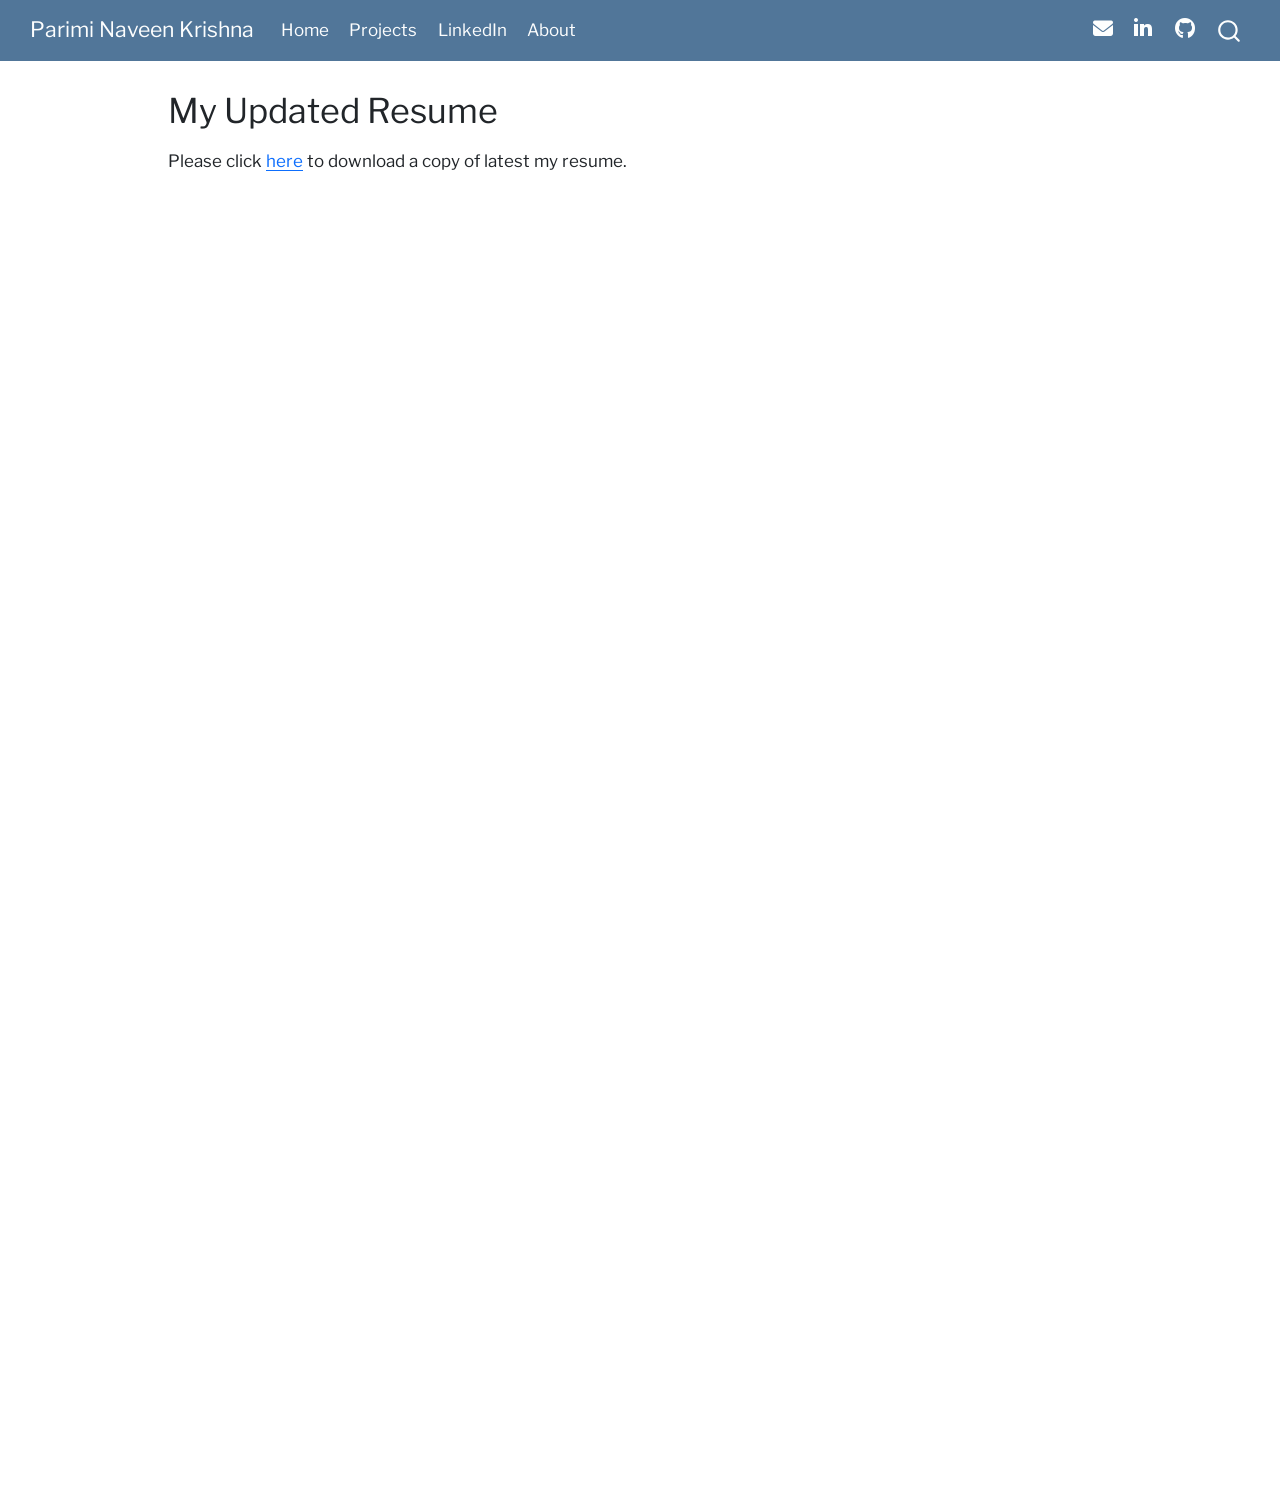
<file: resume.html>
<!DOCTYPE html>
<html xmlns="http://www.w3.org/1999/xhtml" lang="en" xml:lang="en"><head>

<meta charset="utf-8">
<meta name="generator" content="quarto-1.10.20">

<meta name="viewport" content="width=device-width, initial-scale=1.0, user-scalable=yes">


<title>My Updated Resume – Parimi Naveen Krishna</title>
<style>
/* Default styles provided by pandoc.
** See https://pandoc.org/MANUAL.html#variables-for-html for config info.
*/
span.smallcaps{font-variant: small-caps;}
div.columns{display: flex; gap: 1.5em;}
div.column{flex: auto;}
@media screen {
div.columns{gap: min(4vw, 1.5em);}
div.column{overflow-x: auto;}
}
div.hanging-indent{margin-left: 1.5em; text-indent: -1.5em;}
ul.task-list{list-style: none;}
ul.task-list li input[type="checkbox"] {
  width: 0.8em;
  margin: 0 0.8em 0.2em -1em; /* quarto-specific, see https://github.com/quarto-dev/quarto-cli/issues/4556 */ 
  vertical-align: middle;
}
</style>


<script src="site_libs/quarto-nav/quarto-nav.js"></script>
<script src="site_libs/quarto-nav/headroom.min.js"></script>
<script src="site_libs/clipboard/clipboard.min.js"></script>
<script src="site_libs/quarto-search/autocomplete.umd.js"></script>
<script src="site_libs/quarto-search/fuse.min.js"></script>
<script src="site_libs/quarto-search/quarto-search.js"></script>
<meta name="quarto:offset" content="./">
<link href="./resources/img/favicon.png" rel="icon" type="image/png">
<script src="site_libs/quarto-html/quarto.js" type="module"></script>
<script src="site_libs/quarto-html/tabsets/tabsets.js" type="module"></script>
<script src="site_libs/quarto-html/popper.min.js"></script>
<script src="site_libs/quarto-html/tippy.umd.min.js"></script>
<script src="site_libs/quarto-html/anchor.min.js"></script>
<link href="site_libs/quarto-html/tippy.css" rel="stylesheet">
<link href="site_libs/quarto-html/quarto-syntax-highlighting-74618ef78b251c16dd6222272155660e.css" rel="stylesheet" id="quarto-text-highlighting-styles">
<script src="site_libs/bootstrap/bootstrap.min.js"></script>
<link href="site_libs/bootstrap/bootstrap-icons.css" rel="stylesheet">
<link href="site_libs/bootstrap/bootstrap-03d4ed392b89a17b72fb3a83773836e5.min.css" rel="stylesheet" append-hash="true" id="quarto-bootstrap" data-mode="light">
<link href="site_libs/quarto-contrib/fontawesome6-0.1.0/all.css" rel="stylesheet">
<link href="site_libs/quarto-contrib/fontawesome6-0.1.0/latex-fontsize.css" rel="stylesheet">
<script id="quarto-search-options" type="application/json">{
  "location": "navbar",
  "copy-button": false,
  "collapse-after": 3,
  "panel-placement": "end",
  "type": "overlay",
  "limit": 50,
  "keyboard-shortcut": [
    "f",
    "/",
    "s"
  ],
  "show-item-context": false,
  "language": {
    "search-no-results-text": "No results",
    "search-matching-documents-text": "matching documents",
    "search-copy-link-title": "Copy link to search",
    "search-hide-matches-text": "Hide additional matches",
    "search-more-match-text": "more match in this document",
    "search-more-matches-text": "more matches in this document",
    "search-clear-button-title": "Clear",
    "search-text-placeholder": "",
    "search-detached-cancel-button-title": "Cancel",
    "search-submit-button-title": "Submit",
    "search-label": "Search"
  }
}</script>


</head>

<body class="nav-fixed quarto-light">

<div id="quarto-search-results"></div>
  <header id="quarto-header" class="headroom fixed-top">
    <nav class="navbar navbar-expand-lg " data-bs-theme="dark">
      <div class="navbar-container container-fluid">
      <div class="navbar-brand-container mx-auto">
    <a class="navbar-brand" href="./index.html">
    <span class="navbar-title">Parimi Naveen Krishna</span>
    </a>
  </div>
            <div id="quarto-search" class="" title="Search"></div>
          <button class="navbar-toggler" type="button" data-bs-toggle="collapse" data-bs-target="#navbarCollapse" aria-controls="navbarCollapse" role="menu" aria-expanded="false" aria-label="Toggle navigation" onclick="if (window.quartoToggleHeadroom) { window.quartoToggleHeadroom(); }">
  <span class="navbar-toggler-icon"></span>
</button>
          <div class="collapse navbar-collapse" id="navbarCollapse">
            <ul class="navbar-nav navbar-nav-scroll me-auto">
  <li class="nav-item">
    <a class="nav-link" href="./index.html"> 
<span class="menu-text">Home</span></a>
  </li>  
  <li class="nav-item">
    <a class="nav-link" href="./projects.html"> 
<span class="menu-text">Projects</span></a>
  </li>  
  <li class="nav-item">
    <a class="nav-link" href="https://linkedin.com/in/pnaveenkrishna/"> 
<span class="menu-text">LinkedIn</span></a>
  </li>  
  <li class="nav-item">
    <a class="nav-link" href="./about.html"> 
<span class="menu-text">About</span></a>
  </li>  
</ul>
            <ul class="navbar-nav navbar-nav-scroll ms-auto">
  <li class="nav-item">
    <a class="nav-link" href="mailto:naveen.parimi95@gmail.com@gmail.com"> 
<span class="menu-text"><i class="fa-solid fa-envelope fa-large" aria-label="envelope"></i></span></a>
  </li>  
  <li class="nav-item">
    <a class="nav-link" href="https://linkedin.com/in/pnaveenkrishna/"> 
<span class="menu-text"><i class="fa-brands fa-linkedin-in fa-large" aria-label="linkedin-in"></i></span></a>
  </li>  
  <li class="nav-item">
    <a class="nav-link" href="https://www.github.com/naveenparimi-ds/"> 
<span class="menu-text"><i class="fa-brands fa-github fa-large" aria-label="github"></i></span></a>
  </li>  
</ul>
          </div> <!-- /navcollapse -->
            <div class="quarto-navbar-tools">
</div>
      </div> <!-- /container-fluid -->
    </nav>
</header>
<!-- content -->
<div id="quarto-content" class="quarto-container page-columns page-rows-contents page-layout-article page-navbar">
<!-- sidebar -->
<!-- margin-sidebar -->
    <div id="quarto-margin-sidebar" class="sidebar margin-sidebar zindex-bottom">
        
    </div>
<!-- main -->
<main class="content" id="quarto-document-content">

<header id="title-block-header" class="quarto-title-block default">
<div class="quarto-title">
<h1 class="title">My Updated Resume</h1>
</div>



<div class="quarto-title-meta">

    
  
    
  </div>
  


</header>


<p>Please click <a href="resources/pdf/resume/NaveenKrishna_Parimi_Resume.pdf">here</a> to download a copy of latest my resume.</p>
<iframe width="1000" height="1200" src="resources/pdf/resume/NaveenKrishna_Parimi_Resume.pdf">
</iframe>



</main> <!-- /main -->
<script id="quarto-html-after-body" type="application/javascript">
  window.document.addEventListener("DOMContentLoaded", function (event) {
    const icon = "";
    const anchorJS = new window.AnchorJS();
    anchorJS.options = {
      placement: 'right',
      icon: icon
    };
    anchorJS.add('.anchored');
    const isCodeAnnotation = (el) => {
      for (const clz of el.classList) {
        if (clz.startsWith('code-annotation-')) {                     
          return true;
        }
      }
      return false;
    }
    const onCopySuccess = function(e) {
      // button target
      const button = e.trigger;
      // don't keep focus
      button.blur();
      // flash "checked"
      button.classList.add('code-copy-button-checked');
      var currentTitle = button.getAttribute("title");
      button.setAttribute("title", "Copied!");
      let tooltip;
      if (window.bootstrap) {
        button.setAttribute("data-bs-toggle", "tooltip");
        button.setAttribute("data-bs-placement", "left");
        button.setAttribute("data-bs-title", "Copied!");
        tooltip = new bootstrap.Tooltip(button, 
          { trigger: "manual", 
            customClass: "code-copy-button-tooltip",
            offset: [0, -8]});
        tooltip.show();    
      }
      setTimeout(function() {
        if (tooltip) {
          tooltip.hide();
          button.removeAttribute("data-bs-title");
          button.removeAttribute("data-bs-toggle");
          button.removeAttribute("data-bs-placement");
        }
        button.setAttribute("title", currentTitle);
        button.classList.remove('code-copy-button-checked');
      }, 1000);
      // clear code selection
      e.clearSelection();
    }
    const getTextToCopy = function(trigger) {
      const outerScaffold = trigger.parentElement.cloneNode(true);
      const codeEl = outerScaffold.querySelector('code');
      for (const childEl of codeEl.children) {
        if (isCodeAnnotation(childEl)) {
          childEl.remove();
        }
      }
      return codeEl.innerText;
    }
    const clipboard = new window.ClipboardJS('.code-copy-button:not([data-in-quarto-modal])', {
      text: getTextToCopy
    });
    clipboard.on('success', onCopySuccess);
    if (window.document.getElementById('quarto-embedded-source-code-modal')) {
      const clipboardModal = new window.ClipboardJS('.code-copy-button[data-in-quarto-modal]', {
        text: getTextToCopy,
        container: window.document.getElementById('quarto-embedded-source-code-modal')
      });
      clipboardModal.on('success', onCopySuccess);
    }
      var localhostRegex = new RegExp(/^(?:http|https):\/\/localhost\:?[0-9]*\//);
      var mailtoRegex = new RegExp(/^mailto:/);
        var filterRegex = new RegExp("https:\/\/naveenparimi-ds\.github\.io\/");
      var isInternal = (href) => {
          return filterRegex.test(href) || localhostRegex.test(href) || mailtoRegex.test(href);
      }
      // Inspect non-navigation links and adorn them if external
     var links = window.document.querySelectorAll('a[href]:not(.nav-link):not(.navbar-brand):not(.toc-action):not(.sidebar-link):not(.sidebar-item-toggle):not(.pagination-link):not(.no-external):not([aria-hidden]):not(.dropdown-item):not(.quarto-navigation-tool):not(.about-link)');
      for (var i=0; i<links.length; i++) {
        const link = links[i];
        if (!isInternal(link.href)) {
          // undo the damage that might have been done by quarto-nav.js in the case of
          // links that we want to consider external
          if (link.dataset.originalHref !== undefined) {
            link.href = link.dataset.originalHref;
          }
        }
      }
    function tippyHover(el, contentFn, onTriggerFn, onUntriggerFn) {
      const config = {
        allowHTML: true,
        maxWidth: 500,
        delay: 100,
        arrow: false,
        appendTo: function(el) {
            return el.parentElement;
        },
        interactive: true,
        interactiveBorder: 10,
        theme: 'quarto',
        placement: 'bottom-start',
      };
      if (contentFn) {
        config.content = contentFn;
      }
      if (onTriggerFn) {
        config.onTrigger = onTriggerFn;
      }
      if (onUntriggerFn) {
        config.onUntrigger = onUntriggerFn;
      }
      window.tippy(el, config); 
    }
    const noterefs = window.document.querySelectorAll('a[role="doc-noteref"]');
    for (var i=0; i<noterefs.length; i++) {
      const ref = noterefs[i];
      tippyHover(ref, function() {
        // use id or data attribute instead here
        let href = ref.getAttribute('data-footnote-href') || ref.getAttribute('href');
        try { href = new URL(href).hash; } catch {}
        const id = href.replace(/^#\/?/, "");
        const note = window.document.getElementById(id);
        if (note) {
          return note.innerHTML;
        } else {
          return "";
        }
      });
    }
    const xrefs = window.document.querySelectorAll('a.quarto-xref');
    const processXRef = (id, note) => {
      // Strip column container classes
      const stripColumnClz = (el) => {
        el.classList.remove("page-full", "page-columns");
        if (el.children) {
          for (const child of el.children) {
            stripColumnClz(child);
          }
        }
      }
      stripColumnClz(note)
      if (id === null || id.startsWith('sec-')) {
        // Special case sections, only their first couple elements
        const container = document.createElement("div");
        if (note.children && note.children.length > 2) {
          container.appendChild(note.children[0].cloneNode(true));
          for (let i = 1; i < note.children.length; i++) {
            const child = note.children[i];
            if (child.tagName === "P" && child.innerText === "") {
              continue;
            } else {
              container.appendChild(child.cloneNode(true));
              break;
            }
          }
          if (window.Quarto?.typesetMath) {
            window.Quarto.typesetMath(container);
          }
          return container.innerHTML
        } else {
          if (window.Quarto?.typesetMath) {
            window.Quarto.typesetMath(note);
          }
          return note.innerHTML;
        }
      } else {
        // Remove any anchor links if they are present
        const anchorLink = note.querySelector('a.anchorjs-link');
        if (anchorLink) {
          anchorLink.remove();
        }
        if (window.Quarto?.typesetMath) {
          window.Quarto.typesetMath(note);
        }
        if (note.classList.contains("callout")) {
          return note.outerHTML;
        } else {
          return note.innerHTML;
        }
      }
    }
    for (var i=0; i<xrefs.length; i++) {
      const xref = xrefs[i];
      tippyHover(xref, undefined, function(instance) {
        instance.disable();
        let url = xref.getAttribute('href');
        let hash = undefined; 
        if (url.startsWith('#')) {
          hash = url;
        } else {
          try { hash = new URL(url).hash; } catch {}
        }
        if (hash) {
          const id = hash.replace(/^#\/?/, "");
          const note = window.document.getElementById(id);
          if (note !== null) {
            try {
              const html = processXRef(id, note.cloneNode(true));
              instance.setContent(html);
            } finally {
              instance.enable();
              instance.show();
            }
          } else {
            // See if we can fetch this
            fetch(url.split('#')[0])
            .then(res => res.text())
            .then(html => {
              const parser = new DOMParser();
              const htmlDoc = parser.parseFromString(html, "text/html");
              const note = htmlDoc.getElementById(id);
              if (note !== null) {
                const html = processXRef(id, note);
                instance.setContent(html);
              } 
            }).finally(() => {
              instance.enable();
              instance.show();
            });
          }
        } else {
          // See if we can fetch a full url (with no hash to target)
          // This is a special case and we should probably do some content thinning / targeting
          fetch(url)
          .then(res => res.text())
          .then(html => {
            const parser = new DOMParser();
            const htmlDoc = parser.parseFromString(html, "text/html");
            const note = htmlDoc.querySelector('main.content');
            if (note !== null) {
              // This should only happen for chapter cross references
              // (since there is no id in the URL)
              // remove the first header
              if (note.children.length > 0 && note.children[0].tagName === "HEADER") {
                note.children[0].remove();
              }
              const html = processXRef(null, note);
              instance.setContent(html);
            } 
          }).finally(() => {
            instance.enable();
            instance.show();
          });
        }
      }, function(instance) {
      });
    }
        let selectedAnnoteEl;
        const selectorForAnnotation = ( cell, annotation) => {
          let cellAttr = 'data-code-cell="' + cell + '"';
          let lineAttr = 'data-code-annotation="' +  annotation + '"';
          const selector = 'span[' + cellAttr + '][' + lineAttr + ']';
          return selector;
        }
        const selectCodeLines = (annoteEl) => {
          const doc = window.document;
          const targetCell = annoteEl.getAttribute("data-target-cell");
          const targetAnnotation = annoteEl.getAttribute("data-target-annotation");
          const annoteSpan = window.document.querySelector(selectorForAnnotation(targetCell, targetAnnotation));
          const lines = annoteSpan.getAttribute("data-code-lines").split(",");
          const lineIds = lines.map((line) => {
            return targetCell + "-" + line;
          })
          let top = null;
          let height = null;
          let parent = null;
          if (lineIds.length > 0) {
              //compute the position of the single el (top and bottom and make a div)
              const el = window.document.getElementById(lineIds[0]);
              top = el.offsetTop;
              height = el.offsetHeight;
              parent = el.parentElement.parentElement;
            if (lineIds.length > 1) {
              const lastEl = window.document.getElementById(lineIds[lineIds.length - 1]);
              const bottom = lastEl.offsetTop + lastEl.offsetHeight;
              height = bottom - top;
            }
            if (top !== null && height !== null && parent !== null) {
              // cook up a div (if necessary) and position it 
              let div = window.document.getElementById("code-annotation-line-highlight");
              if (div === null) {
                div = window.document.createElement("div");
                div.setAttribute("id", "code-annotation-line-highlight");
                div.style.position = 'absolute';
                parent.appendChild(div);
              }
              div.style.top = top - 2 + "px";
              div.style.height = height + 4 + "px";
              div.style.left = 0;
              let gutterDiv = window.document.getElementById("code-annotation-line-highlight-gutter");
              if (gutterDiv === null) {
                gutterDiv = window.document.createElement("div");
                gutterDiv.setAttribute("id", "code-annotation-line-highlight-gutter");
                gutterDiv.style.position = 'absolute';
                const codeCell = window.document.getElementById(targetCell);
                const gutter = codeCell.querySelector('.code-annotation-gutter');
                gutter.appendChild(gutterDiv);
              }
              gutterDiv.style.top = top - 2 + "px";
              gutterDiv.style.height = height + 4 + "px";
            }
            selectedAnnoteEl = annoteEl;
          }
        };
        const unselectCodeLines = () => {
          const elementsIds = ["code-annotation-line-highlight", "code-annotation-line-highlight-gutter"];
          elementsIds.forEach((elId) => {
            const div = window.document.getElementById(elId);
            if (div) {
              div.remove();
            }
          });
          selectedAnnoteEl = undefined;
        };
          // Handle positioning of the toggle
      window.addEventListener(
        "resize",
        throttle(() => {
          elRect = undefined;
          if (selectedAnnoteEl) {
            selectCodeLines(selectedAnnoteEl);
          }
        }, 10)
      );
      function throttle(fn, ms) {
      let throttle = false;
      let timer;
        return (...args) => {
          if(!throttle) { // first call gets through
              fn.apply(this, args);
              throttle = true;
          } else { // all the others get throttled
              if(timer) clearTimeout(timer); // cancel #2
              timer = setTimeout(() => {
                fn.apply(this, args);
                timer = throttle = false;
              }, ms);
          }
        };
      }
        // Attach click handler to the DT
        const annoteDls = window.document.querySelectorAll('dt[data-target-cell]');
        for (const annoteDlNode of annoteDls) {
          annoteDlNode.addEventListener('click', (event) => {
            const clickedEl = event.target;
            if (clickedEl !== selectedAnnoteEl) {
              unselectCodeLines();
              const activeEl = window.document.querySelector('dt[data-target-cell].code-annotation-active');
              if (activeEl) {
                activeEl.classList.remove('code-annotation-active');
              }
              selectCodeLines(clickedEl);
              clickedEl.classList.add('code-annotation-active');
            } else {
              // Unselect the line
              unselectCodeLines();
              clickedEl.classList.remove('code-annotation-active');
            }
          });
        }
    const findCites = (el) => {
      const parentEl = el.parentElement;
      if (parentEl) {
        const cites = parentEl.dataset.cites;
        if (cites) {
          return {
            el,
            cites: cites.split(' ')
          };
        } else {
          return findCites(el.parentElement)
        }
      } else {
        return undefined;
      }
    };
    var bibliorefs = window.document.querySelectorAll('a[role="doc-biblioref"]');
    for (var i=0; i<bibliorefs.length; i++) {
      const ref = bibliorefs[i];
      const citeInfo = findCites(ref);
      if (citeInfo) {
        tippyHover(citeInfo.el, function() {
          var popup = window.document.createElement('div');
          citeInfo.cites.forEach(function(cite) {
            var citeDiv = window.document.createElement('div');
            citeDiv.classList.add('hanging-indent');
            citeDiv.classList.add('csl-entry');
            var biblioDiv = window.document.getElementById('ref-' + cite);
            if (biblioDiv) {
              citeDiv.innerHTML = biblioDiv.innerHTML;
            }
            popup.appendChild(citeDiv);
          });
          return popup.innerHTML;
        });
      }
    }
  });
  </script>
</div> <!-- /content -->




</body></html>
</file>
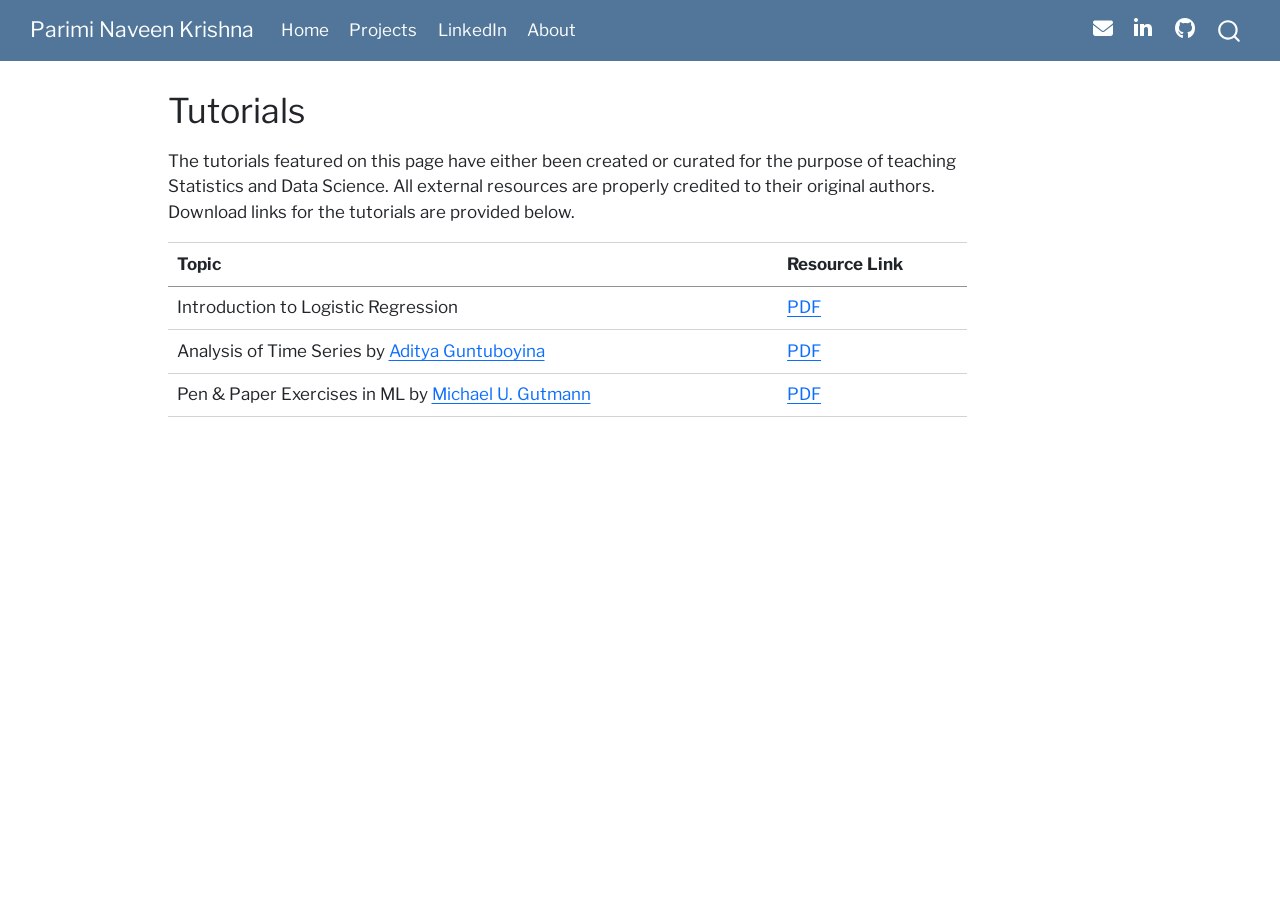
<file: tutorials.html>
<!DOCTYPE html>
<html xmlns="http://www.w3.org/1999/xhtml" lang="en" xml:lang="en"><head>

<meta charset="utf-8">
<meta name="generator" content="quarto-1.10.20">

<meta name="viewport" content="width=device-width, initial-scale=1.0, user-scalable=yes">


<title>Tutorials – Parimi Naveen Krishna</title>
<style>
/* Default styles provided by pandoc.
** See https://pandoc.org/MANUAL.html#variables-for-html for config info.
*/
span.smallcaps{font-variant: small-caps;}
div.columns{display: flex; gap: 1.5em;}
div.column{flex: auto;}
@media screen {
div.columns{gap: min(4vw, 1.5em);}
div.column{overflow-x: auto;}
}
div.hanging-indent{margin-left: 1.5em; text-indent: -1.5em;}
ul.task-list{list-style: none;}
ul.task-list li input[type="checkbox"] {
  width: 0.8em;
  margin: 0 0.8em 0.2em -1em; /* quarto-specific, see https://github.com/quarto-dev/quarto-cli/issues/4556 */ 
  vertical-align: middle;
}
</style>


<script src="site_libs/quarto-nav/quarto-nav.js"></script>
<script src="site_libs/quarto-nav/headroom.min.js"></script>
<script src="site_libs/clipboard/clipboard.min.js"></script>
<script src="site_libs/quarto-search/autocomplete.umd.js"></script>
<script src="site_libs/quarto-search/fuse.min.js"></script>
<script src="site_libs/quarto-search/quarto-search.js"></script>
<meta name="quarto:offset" content="./">
<link href="./resources/img/favicon.png" rel="icon" type="image/png">
<script src="site_libs/quarto-html/quarto.js" type="module"></script>
<script src="site_libs/quarto-html/tabsets/tabsets.js" type="module"></script>
<script src="site_libs/quarto-html/popper.min.js"></script>
<script src="site_libs/quarto-html/tippy.umd.min.js"></script>
<script src="site_libs/quarto-html/anchor.min.js"></script>
<link href="site_libs/quarto-html/tippy.css" rel="stylesheet">
<link href="site_libs/quarto-html/quarto-syntax-highlighting-74618ef78b251c16dd6222272155660e.css" rel="stylesheet" id="quarto-text-highlighting-styles">
<script src="site_libs/bootstrap/bootstrap.min.js"></script>
<link href="site_libs/bootstrap/bootstrap-icons.css" rel="stylesheet">
<link href="site_libs/bootstrap/bootstrap-03d4ed392b89a17b72fb3a83773836e5.min.css" rel="stylesheet" append-hash="true" id="quarto-bootstrap" data-mode="light">
<link href="site_libs/quarto-contrib/fontawesome6-0.1.0/all.css" rel="stylesheet">
<link href="site_libs/quarto-contrib/fontawesome6-0.1.0/latex-fontsize.css" rel="stylesheet">
<script id="quarto-search-options" type="application/json">{
  "location": "navbar",
  "copy-button": false,
  "collapse-after": 3,
  "panel-placement": "end",
  "type": "overlay",
  "limit": 50,
  "keyboard-shortcut": [
    "f",
    "/",
    "s"
  ],
  "show-item-context": false,
  "language": {
    "search-no-results-text": "No results",
    "search-matching-documents-text": "matching documents",
    "search-copy-link-title": "Copy link to search",
    "search-hide-matches-text": "Hide additional matches",
    "search-more-match-text": "more match in this document",
    "search-more-matches-text": "more matches in this document",
    "search-clear-button-title": "Clear",
    "search-text-placeholder": "",
    "search-detached-cancel-button-title": "Cancel",
    "search-submit-button-title": "Submit",
    "search-label": "Search"
  }
}</script>


</head>

<body class="nav-fixed quarto-light">

<div id="quarto-search-results"></div>
  <header id="quarto-header" class="headroom fixed-top">
    <nav class="navbar navbar-expand-lg " data-bs-theme="dark">
      <div class="navbar-container container-fluid">
      <div class="navbar-brand-container mx-auto">
    <a class="navbar-brand" href="./index.html">
    <span class="navbar-title">Parimi Naveen Krishna</span>
    </a>
  </div>
            <div id="quarto-search" class="" title="Search"></div>
          <button class="navbar-toggler" type="button" data-bs-toggle="collapse" data-bs-target="#navbarCollapse" aria-controls="navbarCollapse" role="menu" aria-expanded="false" aria-label="Toggle navigation" onclick="if (window.quartoToggleHeadroom) { window.quartoToggleHeadroom(); }">
  <span class="navbar-toggler-icon"></span>
</button>
          <div class="collapse navbar-collapse" id="navbarCollapse">
            <ul class="navbar-nav navbar-nav-scroll me-auto">
  <li class="nav-item">
    <a class="nav-link" href="./index.html"> 
<span class="menu-text">Home</span></a>
  </li>  
  <li class="nav-item">
    <a class="nav-link" href="./projects.html"> 
<span class="menu-text">Projects</span></a>
  </li>  
  <li class="nav-item">
    <a class="nav-link" href="https://linkedin.com/in/pnaveenkrishna/"> 
<span class="menu-text">LinkedIn</span></a>
  </li>  
  <li class="nav-item">
    <a class="nav-link" href="./about.html"> 
<span class="menu-text">About</span></a>
  </li>  
</ul>
            <ul class="navbar-nav navbar-nav-scroll ms-auto">
  <li class="nav-item">
    <a class="nav-link" href="mailto:naveen.parimi95@gmail.com@gmail.com"> 
<span class="menu-text"><i class="fa-solid fa-envelope fa-large" aria-label="envelope"></i></span></a>
  </li>  
  <li class="nav-item">
    <a class="nav-link" href="https://linkedin.com/in/pnaveenkrishna/"> 
<span class="menu-text"><i class="fa-brands fa-linkedin-in fa-large" aria-label="linkedin-in"></i></span></a>
  </li>  
  <li class="nav-item">
    <a class="nav-link" href="https://www.github.com/naveenparimi-ds/"> 
<span class="menu-text"><i class="fa-brands fa-github fa-large" aria-label="github"></i></span></a>
  </li>  
</ul>
          </div> <!-- /navcollapse -->
            <div class="quarto-navbar-tools">
</div>
      </div> <!-- /container-fluid -->
    </nav>
</header>
<!-- content -->
<div id="quarto-content" class="quarto-container page-columns page-rows-contents page-layout-article page-navbar">
<!-- sidebar -->
<!-- margin-sidebar -->
    <div id="quarto-margin-sidebar" class="sidebar margin-sidebar zindex-bottom">
        
    </div>
<!-- main -->
<main class="content" id="quarto-document-content">

<header id="title-block-header" class="quarto-title-block default">
<div class="quarto-title">
<h1 class="title">Tutorials</h1>
</div>



<div class="quarto-title-meta">

    
  
    
  </div>
  


</header>


<p>The tutorials featured on this page have either been created or curated for the purpose of teaching Statistics and Data Science. All external resources are properly credited to their original authors. Download links for the tutorials are provided below.</p>
<table class="caption-top table">
<thead>
<tr class="header">
<th>Topic</th>
<th>Resource Link</th>
</tr>
</thead>
<tbody>
<tr class="odd">
<td>Introduction to Logistic Regression</td>
<td><a href="resources/pdf/tutorials/logistic_regression_tutorial.pdf">PDF</a></td>
</tr>
<tr class="even">
<td>Analysis of Time Series by <a href="https://www.stat.berkeley.edu/~aditya/">Aditya Guntuboyina</a></td>
<td><a href="resources/pdf/tutorials/FullNotes248Spring2022TimeSeries.pdf">PDF</a></td>
</tr>
<tr class="odd">
<td>Pen &amp; Paper Exercises in ML by <a href="https://michaelgutmann.github.io/">Michael U. Gutmann</a></td>
<td><a href="resources/pdf/tutorials/Pen_and_Paper_Exercises_in_ML_1741020114.pdf">PDF</a></td>
</tr>
</tbody>
</table>



</main> <!-- /main -->
<script id="quarto-html-after-body" type="application/javascript">
  window.document.addEventListener("DOMContentLoaded", function (event) {
    const icon = "";
    const anchorJS = new window.AnchorJS();
    anchorJS.options = {
      placement: 'right',
      icon: icon
    };
    anchorJS.add('.anchored');
    const isCodeAnnotation = (el) => {
      for (const clz of el.classList) {
        if (clz.startsWith('code-annotation-')) {                     
          return true;
        }
      }
      return false;
    }
    const onCopySuccess = function(e) {
      // button target
      const button = e.trigger;
      // don't keep focus
      button.blur();
      // flash "checked"
      button.classList.add('code-copy-button-checked');
      var currentTitle = button.getAttribute("title");
      button.setAttribute("title", "Copied!");
      let tooltip;
      if (window.bootstrap) {
        button.setAttribute("data-bs-toggle", "tooltip");
        button.setAttribute("data-bs-placement", "left");
        button.setAttribute("data-bs-title", "Copied!");
        tooltip = new bootstrap.Tooltip(button, 
          { trigger: "manual", 
            customClass: "code-copy-button-tooltip",
            offset: [0, -8]});
        tooltip.show();    
      }
      setTimeout(function() {
        if (tooltip) {
          tooltip.hide();
          button.removeAttribute("data-bs-title");
          button.removeAttribute("data-bs-toggle");
          button.removeAttribute("data-bs-placement");
        }
        button.setAttribute("title", currentTitle);
        button.classList.remove('code-copy-button-checked');
      }, 1000);
      // clear code selection
      e.clearSelection();
    }
    const getTextToCopy = function(trigger) {
      const outerScaffold = trigger.parentElement.cloneNode(true);
      const codeEl = outerScaffold.querySelector('code');
      for (const childEl of codeEl.children) {
        if (isCodeAnnotation(childEl)) {
          childEl.remove();
        }
      }
      return codeEl.innerText;
    }
    const clipboard = new window.ClipboardJS('.code-copy-button:not([data-in-quarto-modal])', {
      text: getTextToCopy
    });
    clipboard.on('success', onCopySuccess);
    if (window.document.getElementById('quarto-embedded-source-code-modal')) {
      const clipboardModal = new window.ClipboardJS('.code-copy-button[data-in-quarto-modal]', {
        text: getTextToCopy,
        container: window.document.getElementById('quarto-embedded-source-code-modal')
      });
      clipboardModal.on('success', onCopySuccess);
    }
      var localhostRegex = new RegExp(/^(?:http|https):\/\/localhost\:?[0-9]*\//);
      var mailtoRegex = new RegExp(/^mailto:/);
        var filterRegex = new RegExp("https:\/\/naveenparimi-ds\.github\.io\/");
      var isInternal = (href) => {
          return filterRegex.test(href) || localhostRegex.test(href) || mailtoRegex.test(href);
      }
      // Inspect non-navigation links and adorn them if external
     var links = window.document.querySelectorAll('a[href]:not(.nav-link):not(.navbar-brand):not(.toc-action):not(.sidebar-link):not(.sidebar-item-toggle):not(.pagination-link):not(.no-external):not([aria-hidden]):not(.dropdown-item):not(.quarto-navigation-tool):not(.about-link)');
      for (var i=0; i<links.length; i++) {
        const link = links[i];
        if (!isInternal(link.href)) {
          // undo the damage that might have been done by quarto-nav.js in the case of
          // links that we want to consider external
          if (link.dataset.originalHref !== undefined) {
            link.href = link.dataset.originalHref;
          }
        }
      }
    function tippyHover(el, contentFn, onTriggerFn, onUntriggerFn) {
      const config = {
        allowHTML: true,
        maxWidth: 500,
        delay: 100,
        arrow: false,
        appendTo: function(el) {
            return el.parentElement;
        },
        interactive: true,
        interactiveBorder: 10,
        theme: 'quarto',
        placement: 'bottom-start',
      };
      if (contentFn) {
        config.content = contentFn;
      }
      if (onTriggerFn) {
        config.onTrigger = onTriggerFn;
      }
      if (onUntriggerFn) {
        config.onUntrigger = onUntriggerFn;
      }
      window.tippy(el, config); 
    }
    const noterefs = window.document.querySelectorAll('a[role="doc-noteref"]');
    for (var i=0; i<noterefs.length; i++) {
      const ref = noterefs[i];
      tippyHover(ref, function() {
        // use id or data attribute instead here
        let href = ref.getAttribute('data-footnote-href') || ref.getAttribute('href');
        try { href = new URL(href).hash; } catch {}
        const id = href.replace(/^#\/?/, "");
        const note = window.document.getElementById(id);
        if (note) {
          return note.innerHTML;
        } else {
          return "";
        }
      });
    }
    const xrefs = window.document.querySelectorAll('a.quarto-xref');
    const processXRef = (id, note) => {
      // Strip column container classes
      const stripColumnClz = (el) => {
        el.classList.remove("page-full", "page-columns");
        if (el.children) {
          for (const child of el.children) {
            stripColumnClz(child);
          }
        }
      }
      stripColumnClz(note)
      if (id === null || id.startsWith('sec-')) {
        // Special case sections, only their first couple elements
        const container = document.createElement("div");
        if (note.children && note.children.length > 2) {
          container.appendChild(note.children[0].cloneNode(true));
          for (let i = 1; i < note.children.length; i++) {
            const child = note.children[i];
            if (child.tagName === "P" && child.innerText === "") {
              continue;
            } else {
              container.appendChild(child.cloneNode(true));
              break;
            }
          }
          if (window.Quarto?.typesetMath) {
            window.Quarto.typesetMath(container);
          }
          return container.innerHTML
        } else {
          if (window.Quarto?.typesetMath) {
            window.Quarto.typesetMath(note);
          }
          return note.innerHTML;
        }
      } else {
        // Remove any anchor links if they are present
        const anchorLink = note.querySelector('a.anchorjs-link');
        if (anchorLink) {
          anchorLink.remove();
        }
        if (window.Quarto?.typesetMath) {
          window.Quarto.typesetMath(note);
        }
        if (note.classList.contains("callout")) {
          return note.outerHTML;
        } else {
          return note.innerHTML;
        }
      }
    }
    for (var i=0; i<xrefs.length; i++) {
      const xref = xrefs[i];
      tippyHover(xref, undefined, function(instance) {
        instance.disable();
        let url = xref.getAttribute('href');
        let hash = undefined; 
        if (url.startsWith('#')) {
          hash = url;
        } else {
          try { hash = new URL(url).hash; } catch {}
        }
        if (hash) {
          const id = hash.replace(/^#\/?/, "");
          const note = window.document.getElementById(id);
          if (note !== null) {
            try {
              const html = processXRef(id, note.cloneNode(true));
              instance.setContent(html);
            } finally {
              instance.enable();
              instance.show();
            }
          } else {
            // See if we can fetch this
            fetch(url.split('#')[0])
            .then(res => res.text())
            .then(html => {
              const parser = new DOMParser();
              const htmlDoc = parser.parseFromString(html, "text/html");
              const note = htmlDoc.getElementById(id);
              if (note !== null) {
                const html = processXRef(id, note);
                instance.setContent(html);
              } 
            }).finally(() => {
              instance.enable();
              instance.show();
            });
          }
        } else {
          // See if we can fetch a full url (with no hash to target)
          // This is a special case and we should probably do some content thinning / targeting
          fetch(url)
          .then(res => res.text())
          .then(html => {
            const parser = new DOMParser();
            const htmlDoc = parser.parseFromString(html, "text/html");
            const note = htmlDoc.querySelector('main.content');
            if (note !== null) {
              // This should only happen for chapter cross references
              // (since there is no id in the URL)
              // remove the first header
              if (note.children.length > 0 && note.children[0].tagName === "HEADER") {
                note.children[0].remove();
              }
              const html = processXRef(null, note);
              instance.setContent(html);
            } 
          }).finally(() => {
            instance.enable();
            instance.show();
          });
        }
      }, function(instance) {
      });
    }
        let selectedAnnoteEl;
        const selectorForAnnotation = ( cell, annotation) => {
          let cellAttr = 'data-code-cell="' + cell + '"';
          let lineAttr = 'data-code-annotation="' +  annotation + '"';
          const selector = 'span[' + cellAttr + '][' + lineAttr + ']';
          return selector;
        }
        const selectCodeLines = (annoteEl) => {
          const doc = window.document;
          const targetCell = annoteEl.getAttribute("data-target-cell");
          const targetAnnotation = annoteEl.getAttribute("data-target-annotation");
          const annoteSpan = window.document.querySelector(selectorForAnnotation(targetCell, targetAnnotation));
          const lines = annoteSpan.getAttribute("data-code-lines").split(",");
          const lineIds = lines.map((line) => {
            return targetCell + "-" + line;
          })
          let top = null;
          let height = null;
          let parent = null;
          if (lineIds.length > 0) {
              //compute the position of the single el (top and bottom and make a div)
              const el = window.document.getElementById(lineIds[0]);
              top = el.offsetTop;
              height = el.offsetHeight;
              parent = el.parentElement.parentElement;
            if (lineIds.length > 1) {
              const lastEl = window.document.getElementById(lineIds[lineIds.length - 1]);
              const bottom = lastEl.offsetTop + lastEl.offsetHeight;
              height = bottom - top;
            }
            if (top !== null && height !== null && parent !== null) {
              // cook up a div (if necessary) and position it 
              let div = window.document.getElementById("code-annotation-line-highlight");
              if (div === null) {
                div = window.document.createElement("div");
                div.setAttribute("id", "code-annotation-line-highlight");
                div.style.position = 'absolute';
                parent.appendChild(div);
              }
              div.style.top = top - 2 + "px";
              div.style.height = height + 4 + "px";
              div.style.left = 0;
              let gutterDiv = window.document.getElementById("code-annotation-line-highlight-gutter");
              if (gutterDiv === null) {
                gutterDiv = window.document.createElement("div");
                gutterDiv.setAttribute("id", "code-annotation-line-highlight-gutter");
                gutterDiv.style.position = 'absolute';
                const codeCell = window.document.getElementById(targetCell);
                const gutter = codeCell.querySelector('.code-annotation-gutter');
                gutter.appendChild(gutterDiv);
              }
              gutterDiv.style.top = top - 2 + "px";
              gutterDiv.style.height = height + 4 + "px";
            }
            selectedAnnoteEl = annoteEl;
          }
        };
        const unselectCodeLines = () => {
          const elementsIds = ["code-annotation-line-highlight", "code-annotation-line-highlight-gutter"];
          elementsIds.forEach((elId) => {
            const div = window.document.getElementById(elId);
            if (div) {
              div.remove();
            }
          });
          selectedAnnoteEl = undefined;
        };
          // Handle positioning of the toggle
      window.addEventListener(
        "resize",
        throttle(() => {
          elRect = undefined;
          if (selectedAnnoteEl) {
            selectCodeLines(selectedAnnoteEl);
          }
        }, 10)
      );
      function throttle(fn, ms) {
      let throttle = false;
      let timer;
        return (...args) => {
          if(!throttle) { // first call gets through
              fn.apply(this, args);
              throttle = true;
          } else { // all the others get throttled
              if(timer) clearTimeout(timer); // cancel #2
              timer = setTimeout(() => {
                fn.apply(this, args);
                timer = throttle = false;
              }, ms);
          }
        };
      }
        // Attach click handler to the DT
        const annoteDls = window.document.querySelectorAll('dt[data-target-cell]');
        for (const annoteDlNode of annoteDls) {
          annoteDlNode.addEventListener('click', (event) => {
            const clickedEl = event.target;
            if (clickedEl !== selectedAnnoteEl) {
              unselectCodeLines();
              const activeEl = window.document.querySelector('dt[data-target-cell].code-annotation-active');
              if (activeEl) {
                activeEl.classList.remove('code-annotation-active');
              }
              selectCodeLines(clickedEl);
              clickedEl.classList.add('code-annotation-active');
            } else {
              // Unselect the line
              unselectCodeLines();
              clickedEl.classList.remove('code-annotation-active');
            }
          });
        }
    const findCites = (el) => {
      const parentEl = el.parentElement;
      if (parentEl) {
        const cites = parentEl.dataset.cites;
        if (cites) {
          return {
            el,
            cites: cites.split(' ')
          };
        } else {
          return findCites(el.parentElement)
        }
      } else {
        return undefined;
      }
    };
    var bibliorefs = window.document.querySelectorAll('a[role="doc-biblioref"]');
    for (var i=0; i<bibliorefs.length; i++) {
      const ref = bibliorefs[i];
      const citeInfo = findCites(ref);
      if (citeInfo) {
        tippyHover(citeInfo.el, function() {
          var popup = window.document.createElement('div');
          citeInfo.cites.forEach(function(cite) {
            var citeDiv = window.document.createElement('div');
            citeDiv.classList.add('hanging-indent');
            citeDiv.classList.add('csl-entry');
            var biblioDiv = window.document.getElementById('ref-' + cite);
            if (biblioDiv) {
              citeDiv.innerHTML = biblioDiv.innerHTML;
            }
            popup.appendChild(citeDiv);
          });
          return popup.innerHTML;
        });
      }
    }
  });
  </script>
</div> <!-- /content -->




</body></html>
</file>
<file: site_libs/quarto-html/tippy.css>
.tippy-box[data-animation=fade][data-state=hidden]{opacity:0}[data-tippy-root]{max-width:calc(100vw - 10px)}.tippy-box{position:relative;background-color:#333;color:#fff;border-radius:4px;font-size:14px;line-height:1.4;white-space:normal;outline:0;transition-property:transform,visibility,opacity}.tippy-box[data-placement^=top]>.tippy-arrow{bottom:0}.tippy-box[data-placement^=top]>.tippy-arrow:before{bottom:-7px;left:0;border-width:8px 8px 0;border-top-color:initial;transform-origin:center top}.tippy-box[data-placement^=bottom]>.tippy-arrow{top:0}.tippy-box[data-placement^=bottom]>.tippy-arrow:before{top:-7px;left:0;border-width:0 8px 8px;border-bottom-color:initial;transform-origin:center bottom}.tippy-box[data-placement^=left]>.tippy-arrow{right:0}.tippy-box[data-placement^=left]>.tippy-arrow:before{border-width:8px 0 8px 8px;border-left-color:initial;right:-7px;transform-origin:center left}.tippy-box[data-placement^=right]>.tippy-arrow{left:0}.tippy-box[data-placement^=right]>.tippy-arrow:before{left:-7px;border-width:8px 8px 8px 0;border-right-color:initial;transform-origin:center right}.tippy-box[data-inertia][data-state=visible]{transition-timing-function:cubic-bezier(.54,1.5,.38,1.11)}.tippy-arrow{width:16px;height:16px;color:#333}.tippy-arrow:before{content:"";position:absolute;border-color:transparent;border-style:solid}.tippy-content{position:relative;padding:5px 9px;z-index:1}
</file>
<file: site_libs/quarto-html/quarto-syntax-highlighting-74618ef78b251c16dd6222272155660e.css>
/* quarto syntax highlight colors */
:root {
  --quarto-hl-al-color: #95da4c;
  --quarto-hl-an-color: #50a14f;
  --quarto-hl-at-color: #a626a4;
  --quarto-hl-bn-color: #986801;
  --quarto-hl-bu-color: #a626a4;
  --quarto-hl-ch-color: #50a14f;
  --quarto-hl-co-color: #a0a1a7;
  --quarto-hl-cv-color: #e45649;
  --quarto-hl-cn-color: #986801;
  --quarto-hl-cf-color: #a626a4;
  --quarto-hl-dt-color: #a626a4;
  --quarto-hl-dv-color: #986801;
  --quarto-hl-do-color: #e45649;
  --quarto-hl-er-color: #f44747;
  --quarto-hl-ex-color: #4078f2;
  --quarto-hl-fl-color: #986801;
  --quarto-hl-fu-color: #4078f2;
  --quarto-hl-im-color: #50a14f;
  --quarto-hl-in-color: #c45b00;
  --quarto-hl-kw-color: #a626a4;
  --quarto-hl-op-color: #a626a4;
  --quarto-hl-pp-color: #a626a4;
  --quarto-hl-re-color: #2980b9;
  --quarto-hl-sc-color: #0184bc;
  --quarto-hl-ss-color: #da4453;
  --quarto-hl-st-color: #50a14f;
  --quarto-hl-va-color: #e45649;
  --quarto-hl-vs-color: #da4453;
  --quarto-hl-wa-color: #da4453;
}

/* other quarto variables */
:root {
  --quarto-font-monospace: "Inconsolata", monospace;
}

/* syntax highlight based on Pandoc's rules */
pre > code.sourceCode > span {
  color: #383a42;
}

code.sourceCode > span {
  color: #383a42;
}

div.sourceCode,
div.sourceCode pre.sourceCode {
  color: #383a42;
}

/* Normal */
code span {
  color: #383a42;
}

/* Alert */
code span.al {
  background-color: #4d1f24;
  font-weight: bold;
  color: #95da4c;
}

/* Annotation */
code span.an {
  color: #50a14f;
}

/* Attribute */
code span.at {
  color: #a626a4;
}

/* BaseN */
code span.bn {
  color: #986801;
}

/* BuiltIn */
code span.bu {
  color: #a626a4;
}

/* ControlFlow */
code span.cf {
  color: #a626a4;
}

/* Char */
code span.ch {
  color: #50a14f;
}

/* Constant */
code span.cn {
  color: #986801;
}

/* Comment */
code span.co {
  font-style: italic;
  color: #a0a1a7;
}

/* CommentVar */
code span.cv {
  font-style: italic;
  color: #e45649;
}

/* Documentation */
code span.do {
  color: #e45649;
}

/* DataType */
code span.dt {
  color: #a626a4;
}

/* DecVal */
code span.dv {
  color: #986801;
}

/* Error */
code span.er {
  color: #f44747;
  text-decoration: underline;
}

/* Extension */
code span.ex {
  font-weight: bold;
  color: #4078f2;
}

/* Float */
code span.fl {
  color: #986801;
}

/* Function */
code span.fu {
  color: #4078f2;
}

/* Import */
code span.im {
  color: #50a14f;
}

/* Information */
code span.in {
  color: #c45b00;
}

/* Keyword */
code span.kw {
  color: #a626a4;
}

/* Operator */
code span.op {
  color: #a626a4;
}

/* Preprocessor */
code span.pp {
  color: #a626a4;
}

/* RegionMarker */
code span.re {
  background-color: #153042;
  color: #2980b9;
}

/* SpecialChar */
code span.sc {
  color: #0184bc;
}

/* SpecialString */
code span.ss {
  color: #da4453;
}

/* String */
code span.st {
  color: #50a14f;
}

/* Variable */
code span.va {
  color: #e45649;
}

/* VerbatimString */
code span.vs {
  color: #da4453;
}

/* Warning */
code span.wa {
  color: #da4453;
}

.prevent-inlining {
  content: "</";
}

/*# sourceMappingURL=d044ad39293f9eb3b7ccd58eb8559319.css.map */
</file>
<file: site_libs/quarto-contrib/fontawesome6-0.1.0/latex-fontsize.css>
.fa-tiny {
  font-size: 0.5em;
}
.fa-scriptsize {
  font-size: 0.7em;
}
.fa-footnotesize {
  font-size: 0.8em;
}
.fa-small {
  font-size: 0.9em;
}
.fa-normalsize {
  font-size: 1em;
}
.fa-large {
  font-size: 1.2em;
}
.fa-Large {
  font-size: 1.5em;
}
.fa-LARGE {
  font-size: 1.75em;
}
.fa-huge {
  font-size: 2em;
}
.fa-Huge {
  font-size: 2.5em;
}
</file>
